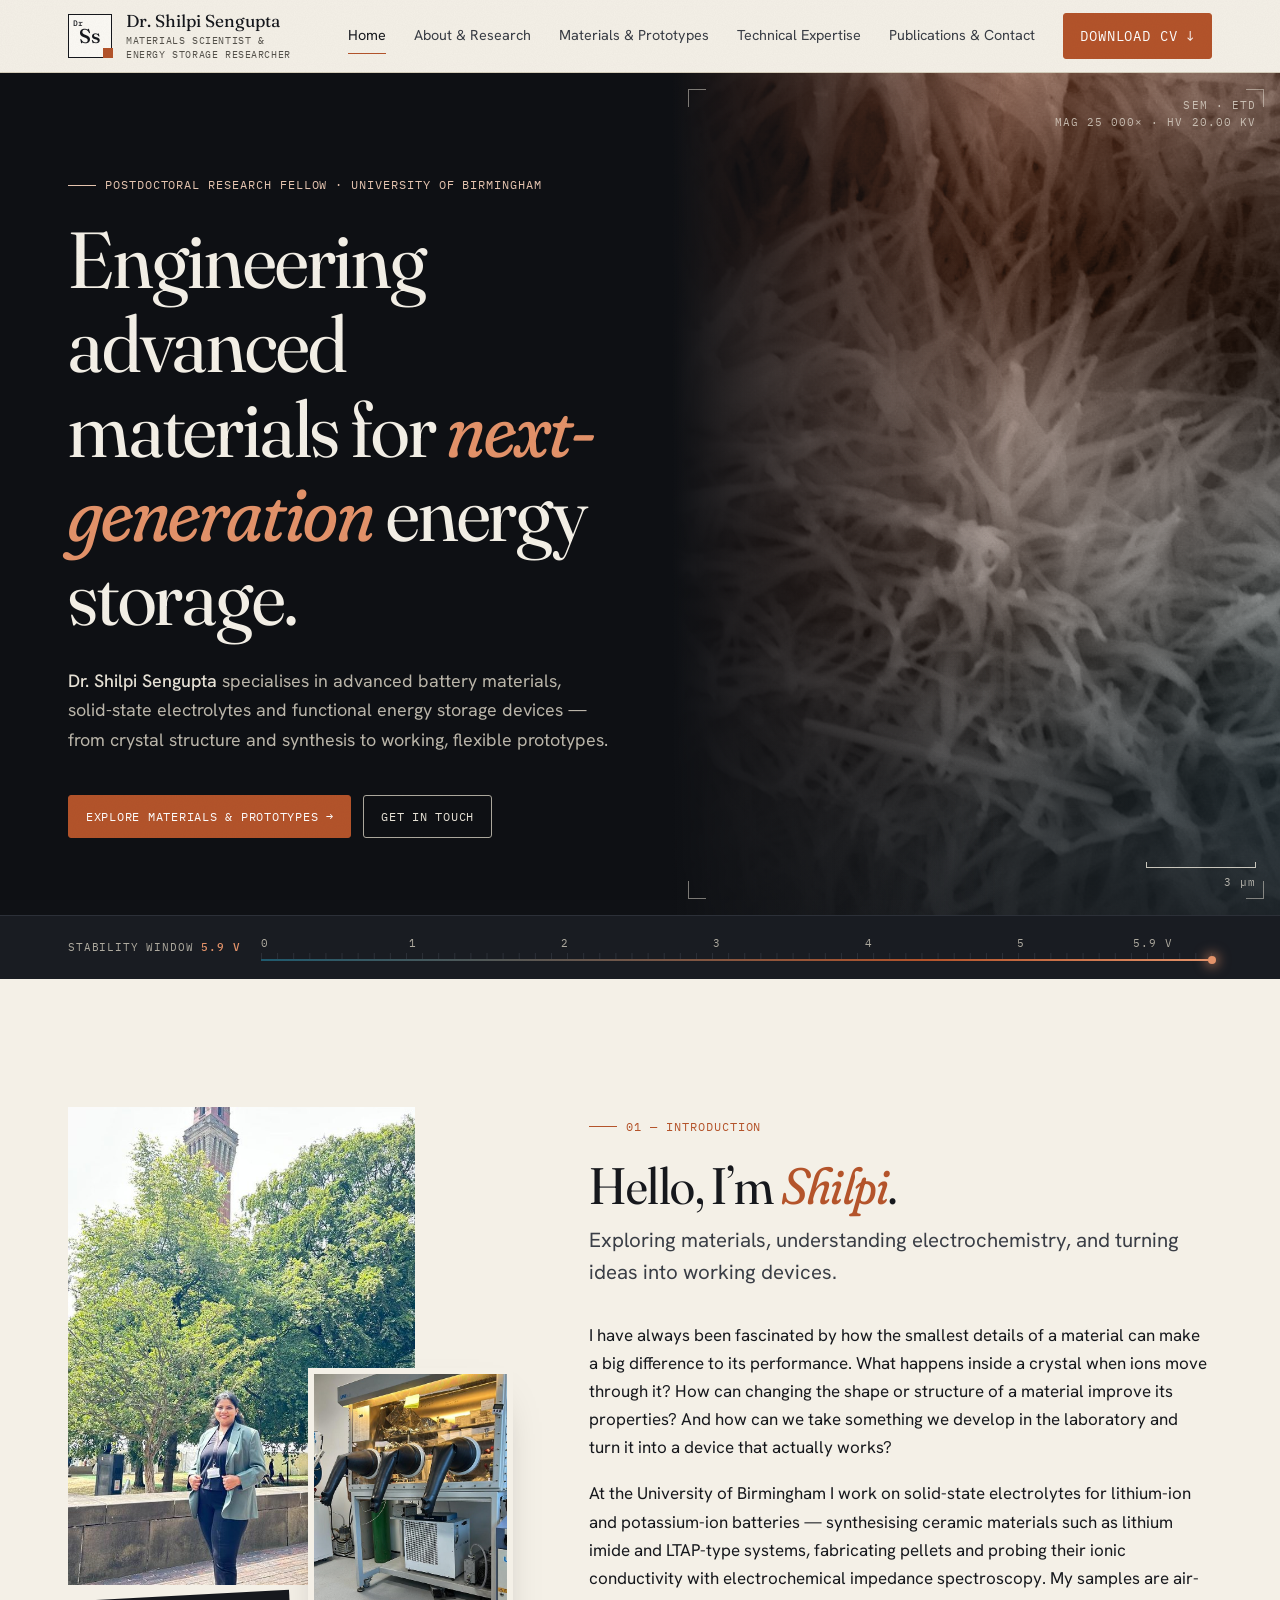
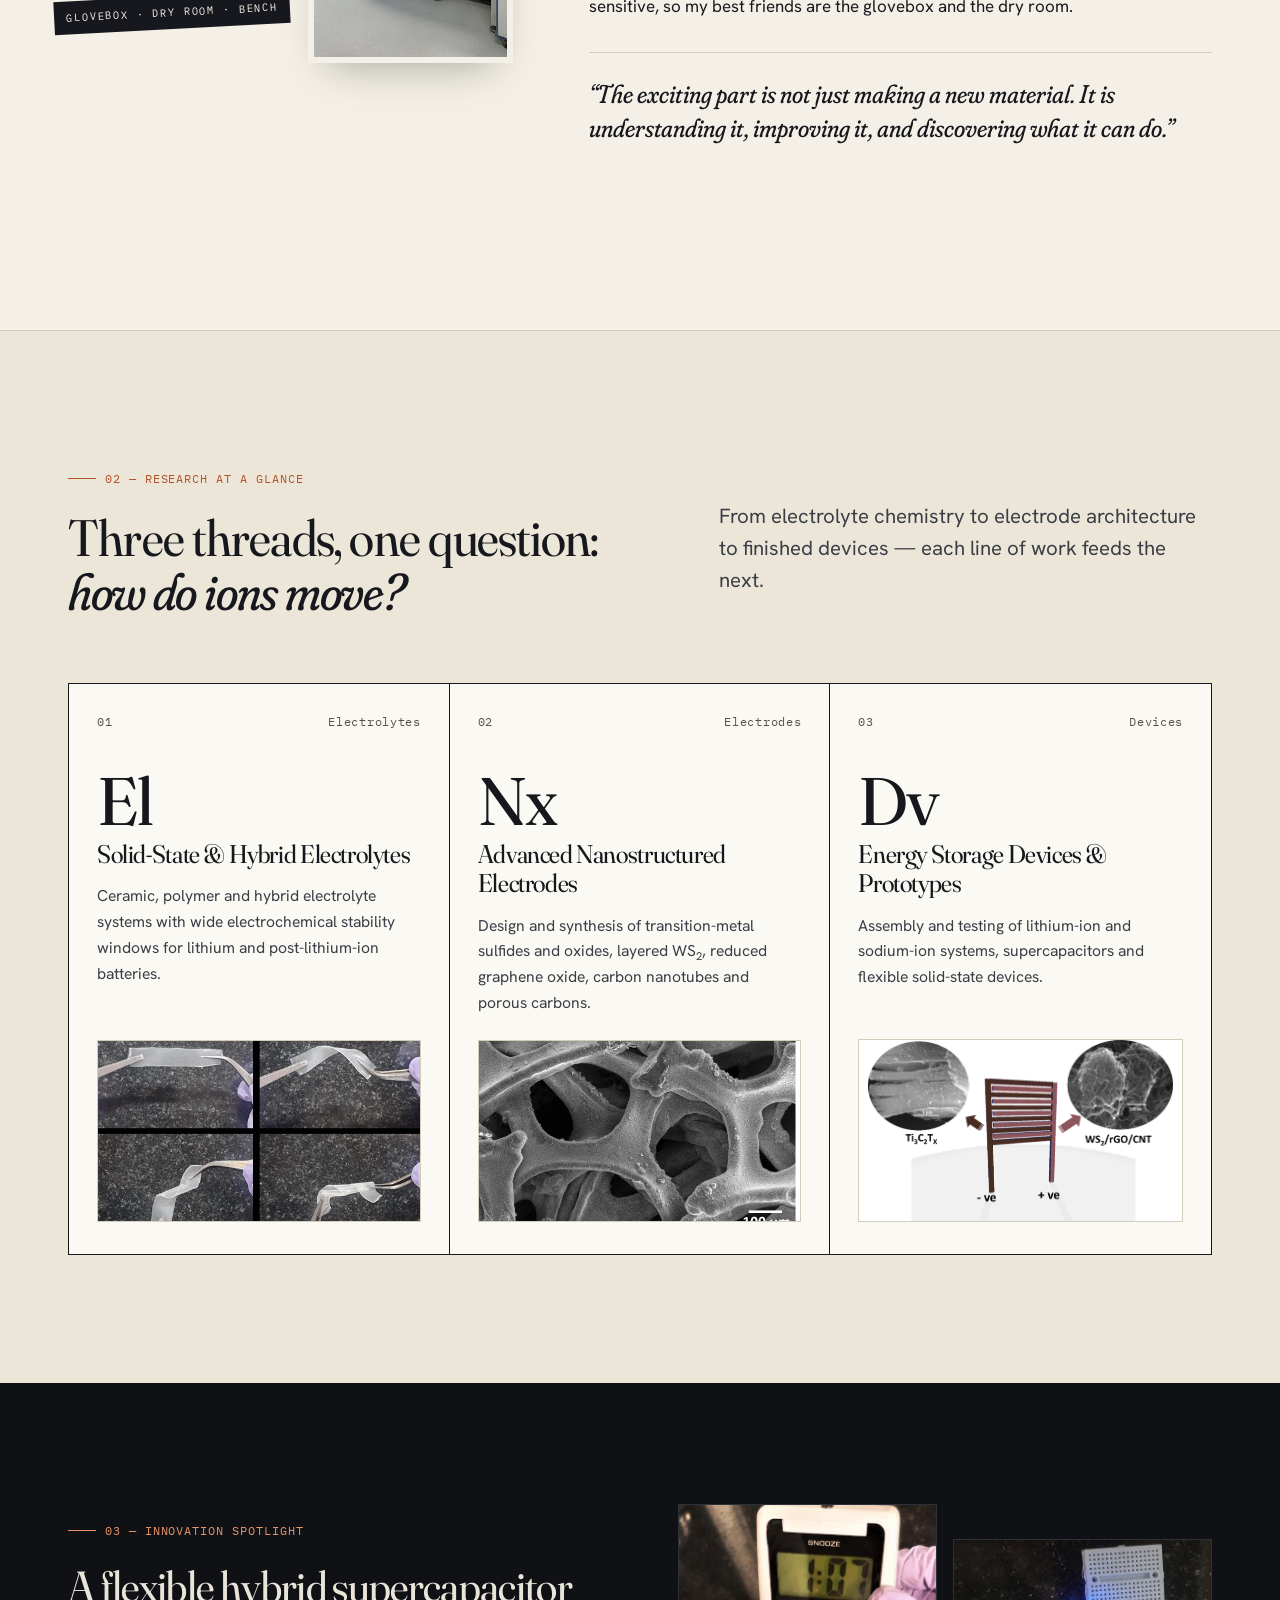
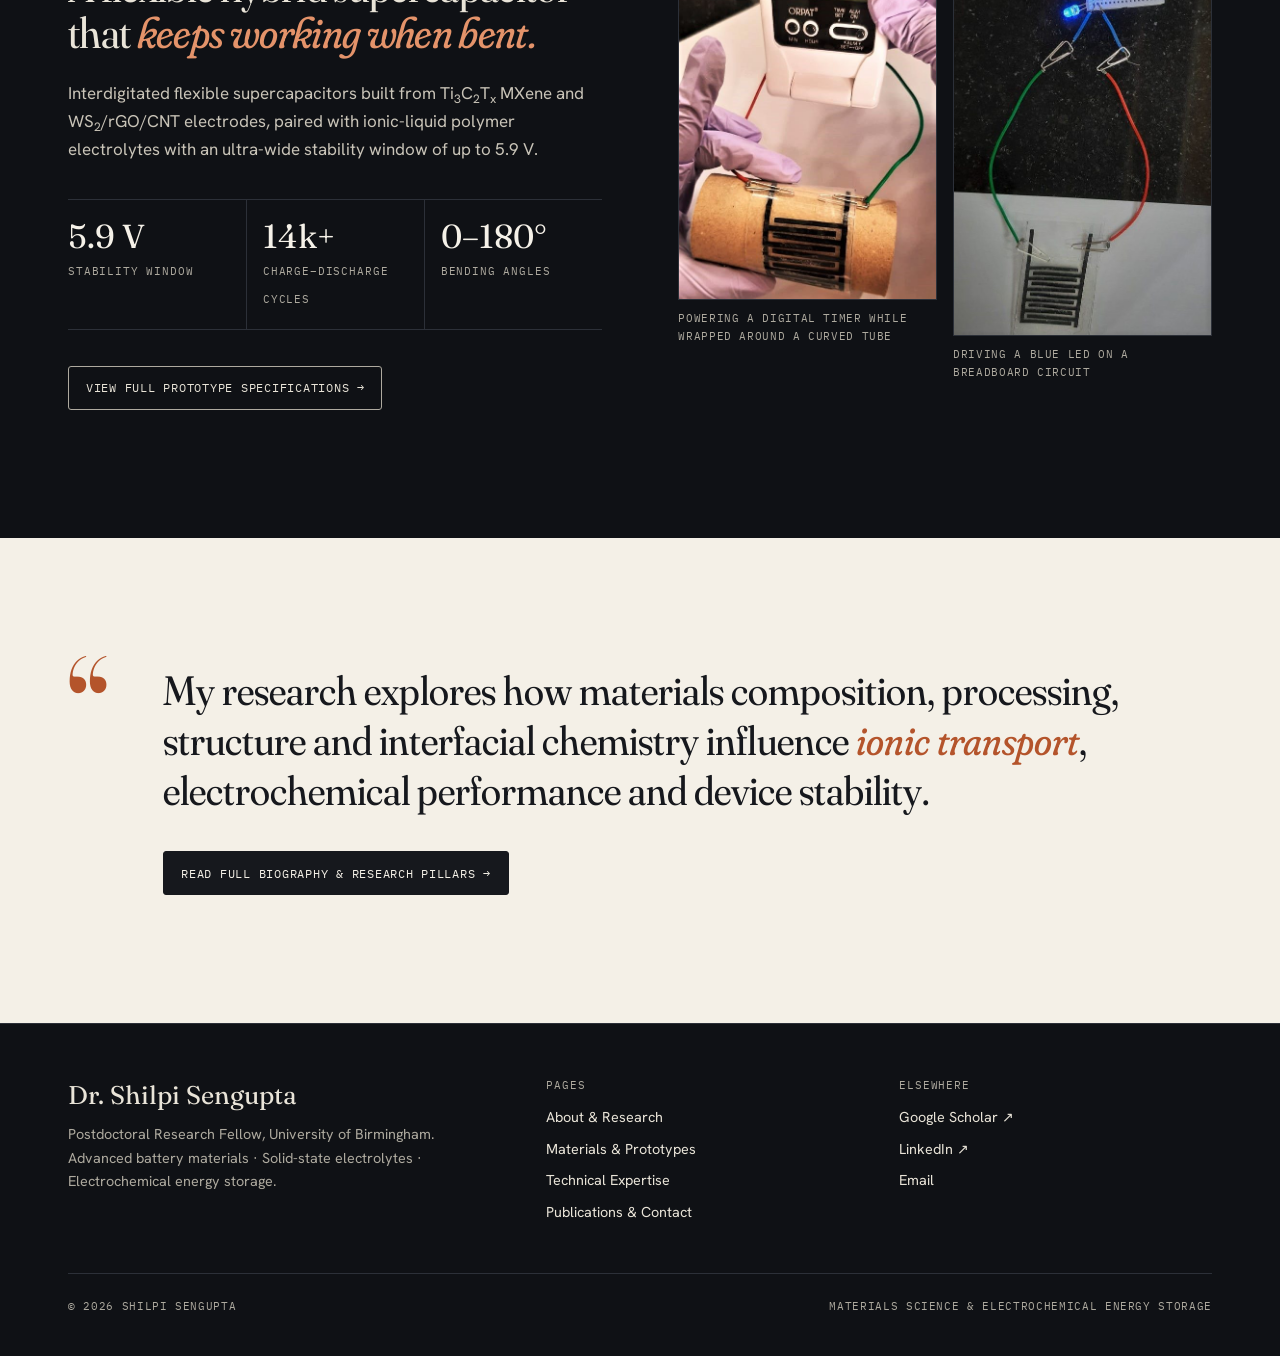
<file: index.html>
<!doctype html>
<html lang="en" class="no-js">
<head>
  <meta charset="utf-8">
  <meta name="viewport" content="width=device-width, initial-scale=1">
  <title>Dr. Shilpi Sengupta — Advanced Materials for Energy Storage</title>
  <meta name="description" content="Dr. Shilpi Sengupta, Postdoctoral Research Fellow at the University of Birmingham: solid-state electrolytes, nanostructured electrodes and flexible energy storage devices.">
  <meta property="og:title" content="Dr. Shilpi Sengupta — Advanced Materials for Energy Storage">
  <meta property="og:description" content="Solid-state & hybrid electrolytes, nanostructured electrodes and flexible energy storage devices.">
  <meta property="og:image" content="assets/img/hero-sem-nanospikes.jpg">
  <meta name="theme-color" content="#0f1115">
  <link rel="icon" href="assets/img/favicon.svg" type="image/svg+xml">
  <link rel="preconnect" href="https://fonts.googleapis.com">
  <link rel="preconnect" href="https://fonts.gstatic.com" crossorigin>
  <link rel="stylesheet" href="https://fonts.googleapis.com/css2?family=Fraunces:ital,opsz,wght,SOFT@0,9..144,300..600,0..100;1,9..144,300..600,0..100&family=Hanken+Grotesk:wght@400;500;600&family=IBM+Plex+Mono:wght@400;500&display=swap">
  <link rel="stylesheet" href="assets/css/style.css">
</head>
<body>
<a class="skip" href="#main">Skip to content</a>

<header class="site-header">
  <div class="wrap">
    <a class="brand" href="index.html" aria-label="Dr. Shilpi Sengupta — home">
      <span class="brand-tile" aria-hidden="true">Ss</span>
      <span class="brand-text">
        <span class="brand-name">Dr. Shilpi Sengupta</span>
        <span class="brand-role">Materials Scientist &amp;<br>Energy Storage Researcher</span>
      </span>
    </a>
    <button class="nav-toggle" type="button" aria-label="Menu" aria-expanded="false" aria-controls="nav"><span></span></button>
    <nav class="nav" id="nav" aria-label="Main">
      <a href="index.html" aria-current="page">Home</a>
      <a href="research.html">About &amp; Research</a>
      <a href="materials.html">Materials &amp; Prototypes</a>
      <a href="expertise.html">Technical Expertise</a>
      <a href="contact.html">Publications &amp; Contact</a>
      <a class="btn btn--copper" href="assets/docs/CV_Shilpi_Sengupta.pdf" download>Download CV <span class="arr">↓</span></a>
    </nav>
  </div>
</header>

<main id="main">

  <!-- HERO -->
  <section class="hero on-dark">
    <div class="hero-grid">
      <div class="hero-copy load">
        <span class="eyebrow">Postdoctoral Research Fellow · University of Birmingham</span>
        <h1>Engineering advanced materials for <em>next-generation</em> energy storage.</h1>
        <p class="hero-sub"><strong>Dr. Shilpi Sengupta</strong> specialises in advanced battery materials, solid-state electrolytes and functional energy storage devices — from crystal structure and synthesis to working, flexible prototypes.</p>
        <div class="hero-actions">
          <a class="btn btn--copper" href="materials.html">Explore Materials &amp; Prototypes <span class="arr">→</span></a>
          <a class="btn btn--ghost" href="contact.html#contact">Get in Touch</a>
        </div>
      </div>
      <div class="hero-visual" aria-hidden="true">
        <img src="assets/img/hero-sem-nanospikes.jpg" alt="" width="1536" height="1011" fetchpriority="high">
        <span class="crosshair c1"></span><span class="crosshair c2"></span><span class="crosshair c3"></span><span class="crosshair c4"></span>
        <div class="hud hud--tl">SEM · ETD<br>Mag 25 000× · HV 20.00 kV</div>
        <div class="hud hud--br"><span class="scalebar"></span><span class="unit">3 µm</span></div>
      </div>
    </div>
  </section>
  <div class="vruler" aria-label="Electrochemical stability window up to 5.9 volts">
    <div class="wrap">
      <span class="vruler-label">Stability window <b>5.9 V</b></span>
      <div class="vruler-track" aria-hidden="true">
        <div class="vruler-ticks"></div>
        <div class="vruler-major"><span>0</span><span>1</span><span>2</span><span>3</span><span>4</span><span>5</span><span>5.9 V</span></div>
        <div class="vruler-fill"></div>
      </div>
    </div>
  </div>

  <!-- HELLO -->
  <section class="section">
    <div class="wrap hello">
      <div class="hello-photos reveal">
        <figure class="p1"><img src="assets/img/portrait-birmingham.jpg" alt="Shilpi Sengupta at the University of Birmingham, with the Old Joe clock tower behind" loading="lazy" width="619" height="1100"></figure>
        <figure class="p2"><img src="assets/img/lab-glovebox.jpg" alt="An MBraun argon glovebox in the laboratory" loading="lazy" width="619" height="1100"></figure>
        <span class="stamp">Glovebox · dry room · bench</span>
      </div>
      <div class="hello-copy">
        <span class="eyebrow reveal">01 — Introduction</span>
        <h2 class="reveal">Hello, I’m <em>Shilpi</em>.</h2>
        <p class="lede reveal">Exploring materials, understanding electrochemistry, and turning ideas into working devices.</p>
        <div class="reveal">
          <p>I have always been fascinated by how the smallest details of a material can make a big difference to its performance. What happens inside a crystal when ions move through it? How can changing the shape or structure of a material improve its properties? And how can we take something we develop in the laboratory and turn it into a device that actually works?</p>
          <p>At the University of Birmingham I work on solid-state electrolytes for lithium-ion and potassium-ion batteries — synthesising ceramic materials such as lithium imide and LTAP-type systems, fabricating pellets and probing their ionic conductivity with electrochemical impedance spectroscopy. My samples are air-sensitive, so my best friends are the glovebox and the dry room.</p>
        </div>
        <p class="closing reveal">“The exciting part is not just making a new material. It is understanding it, improving it, and discovering what it can do.”</p>
        <a class="link-arrow reveal" href="research.html">Read the full story →</a>
      </div>
    </div>
  </section>

  <!-- RESEARCH AT A GLANCE -->
  <section class="section section--alt rule-top">
    <div class="wrap">
      <div class="section-head section-head--split">
        <div>
          <span class="eyebrow reveal">02 — Research at a glance</span>
          <h2 class="reveal">Three threads, one question: <em>how do ions move?</em></h2>
        </div>
        <p class="lede reveal">From electrolyte chemistry to electrode architecture to finished devices — each line of work feeds the next.</p>
      </div>
      <div class="cards">
        <a class="card reveal" href="research.html#pillars">
          <div class="card-top"><span>01</span><span>Electrolytes</span></div>
          <div class="card-symbol">El</div>
          <h3>Solid-State &amp; Hybrid Electrolytes</h3>
          <p>Ceramic, polymer and hybrid electrolyte systems with wide electrochemical stability windows for lithium and post-lithium-ion batteries.</p>
          <div class="card-visual"><img src="assets/img/membrane-twist.jpg" alt="A flexible polymer electrolyte membrane being twisted with tweezers" loading="lazy"></div>
        </a>
        <a class="card reveal" data-d="1" href="materials.html#synthesis">
          <div class="card-top"><span>02</span><span>Electrodes</span></div>
          <div class="card-symbol">Nx</div>
          <h3>Advanced Nanostructured Electrodes</h3>
          <p>Design and synthesis of transition-metal sulfides and oxides, layered WS<sub>2</sub>, reduced graphene oxide, carbon nanotubes and porous carbons.</p>
          <div class="card-visual"><img src="assets/img/sem-porous-foam.jpg" alt="SEM micrograph of a porous three-dimensional network, 100 µm scale bar" loading="lazy"></div>
        </a>
        <a class="card reveal" data-d="2" href="materials.html#prototype">
          <div class="card-top"><span>03</span><span>Devices</span></div>
          <div class="card-symbol">Dv</div>
          <h3>Energy Storage Devices &amp; Prototypes</h3>
          <p>Assembly and testing of lithium-ion and sodium-ion systems, supercapacitors and flexible solid-state devices.</p>
          <div class="card-visual"><img src="assets/img/device-architecture.png" alt="Schematic of an interdigitated flexible supercapacitor with Ti3C2Tx and WS2/rGO/CNT electrodes" loading="lazy" style="object-fit:contain"></div>
        </a>
      </div>
    </div>
  </section>

  <!-- SPOTLIGHT -->
  <section class="section section--dark on-dark">
    <div class="wrap spotlight">
      <div>
        <span class="eyebrow reveal" style="color:#e4936a">03 — Innovation spotlight</span>
        <h2 class="reveal">A flexible hybrid supercapacitor that <em>keeps working when bent.</em></h2>
        <p class="reveal">Interdigitated flexible supercapacitors built from Ti<sub>3</sub>C<sub>2</sub>T<sub>x</sub> MXene and WS<sub>2</sub>/rGO/CNT electrodes, paired with ionic-liquid polymer electrolytes with an ultra-wide stability window of up to 5.9 V.</p>
        <div class="spot-stats reveal">
          <div><b>5.9 V</b><span>Stability window</span></div>
          <div><b>14k+</b><span>Charge–discharge cycles</span></div>
          <div><b>0–180°</b><span>Bending angles</span></div>
        </div>
        <a class="btn btn--ghost reveal" href="materials.html#prototype">View full prototype specifications <span class="arr">→</span></a>
      </div>
      <div class="spot-photos">
        <figure class="reveal">
          <img class="zoomable" src="assets/img/demo-timer-curved.jpg" alt="The flexible device wrapped around a cardboard tube powering a digital timer" loading="lazy" width="533" height="867">
          <figcaption>Powering a digital timer while wrapped around a curved tube</figcaption>
        </figure>
        <figure class="reveal" data-d="1">
          <img class="zoomable" src="assets/img/demo-blue-led.jpg" alt="The flexible device lighting a blue LED on a breadboard" loading="lazy" width="533" height="830">
          <figcaption>Driving a blue LED on a breadboard circuit</figcaption>
        </figure>
      </div>
    </div>
  </section>

  <!-- BIO TEASER -->
  <section class="section">
    <div class="wrap quote-block">
      <span class="quote-mark reveal" aria-hidden="true">“</span>
      <div>
        <blockquote class="reveal">My research explores how materials composition, processing, structure and interfacial chemistry influence <em>ionic transport</em>, electrochemical performance and device stability.</blockquote>
        <a class="btn reveal" href="research.html">Read full biography &amp; research pillars <span class="arr">→</span></a>
      </div>
    </div>
  </section>

</main>

<footer class="site-footer">
  <div class="wrap">
    <div class="footer-grid">
      <div>
        <div class="footer-brand">Dr. Shilpi Sengupta</div>
        <p>Postdoctoral Research Fellow, University of Birmingham.<br>Advanced battery materials · Solid-state electrolytes · Electrochemical energy storage.</p>
      </div>
      <div>
        <h4>Pages</h4>
        <ul>
          <li><a href="research.html">About &amp; Research</a></li>
          <li><a href="materials.html">Materials &amp; Prototypes</a></li>
          <li><a href="expertise.html">Technical Expertise</a></li>
          <li><a href="contact.html">Publications &amp; Contact</a></li>
        </ul>
      </div>
      <div>
        <h4>Elsewhere</h4>
        <ul>
          <li><a href="https://scholar.google.com/citations?user=WbN7ubYAAAAJ&amp;hl=en" target="_blank" rel="noopener">Google Scholar ↗</a></li>
          <li><a href="https://www.linkedin.com/in/dr-shilpi-sengupta-04b08aa7" target="_blank" rel="noopener">LinkedIn ↗</a></li>
          <li><a href="mailto:sengupta.shilpi081@gmail.com">Email</a></li>
        </ul>
      </div>
    </div>
    <div class="footer-base"><span>© <span id="year">2026</span> Shilpi Sengupta</span><span>Materials Science &amp; Electrochemical Energy Storage</span></div>
  </div>
</footer>

<script src="assets/js/main.js"></script>
</body>
</html>
</file>
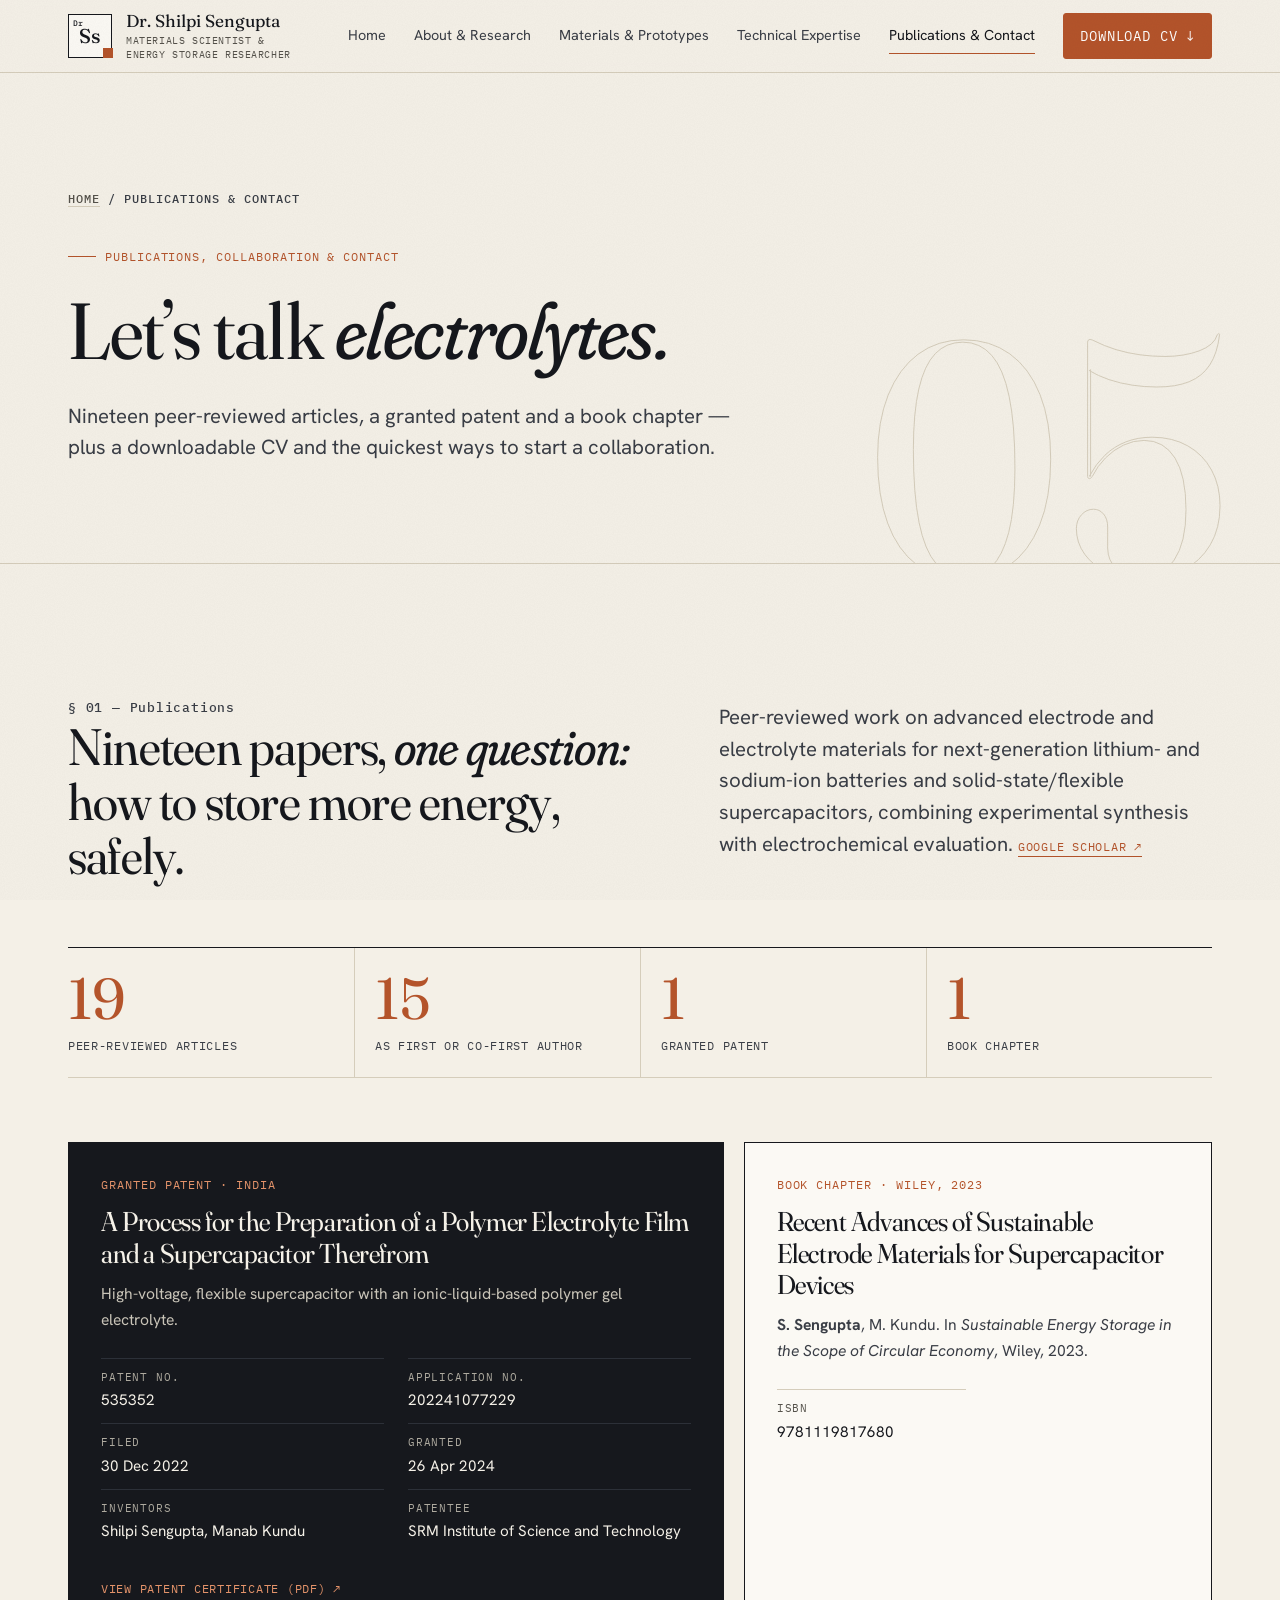
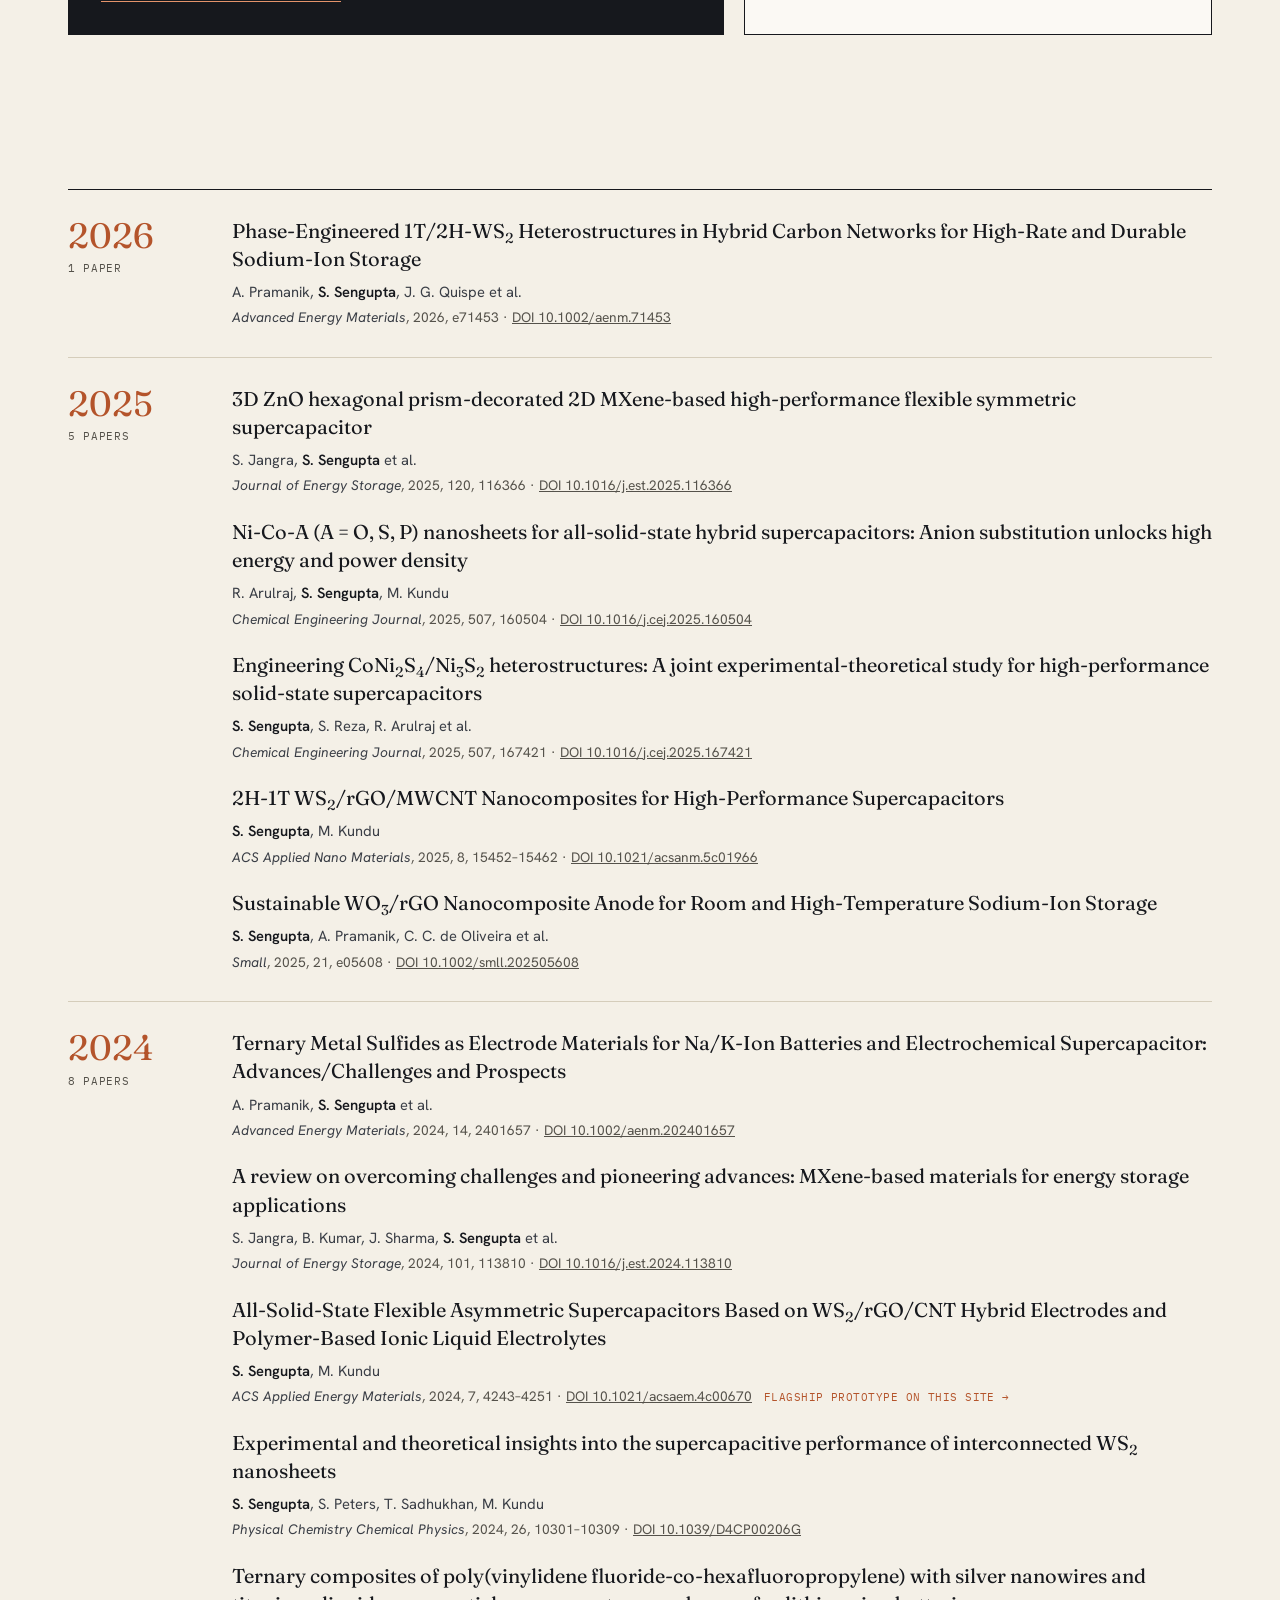
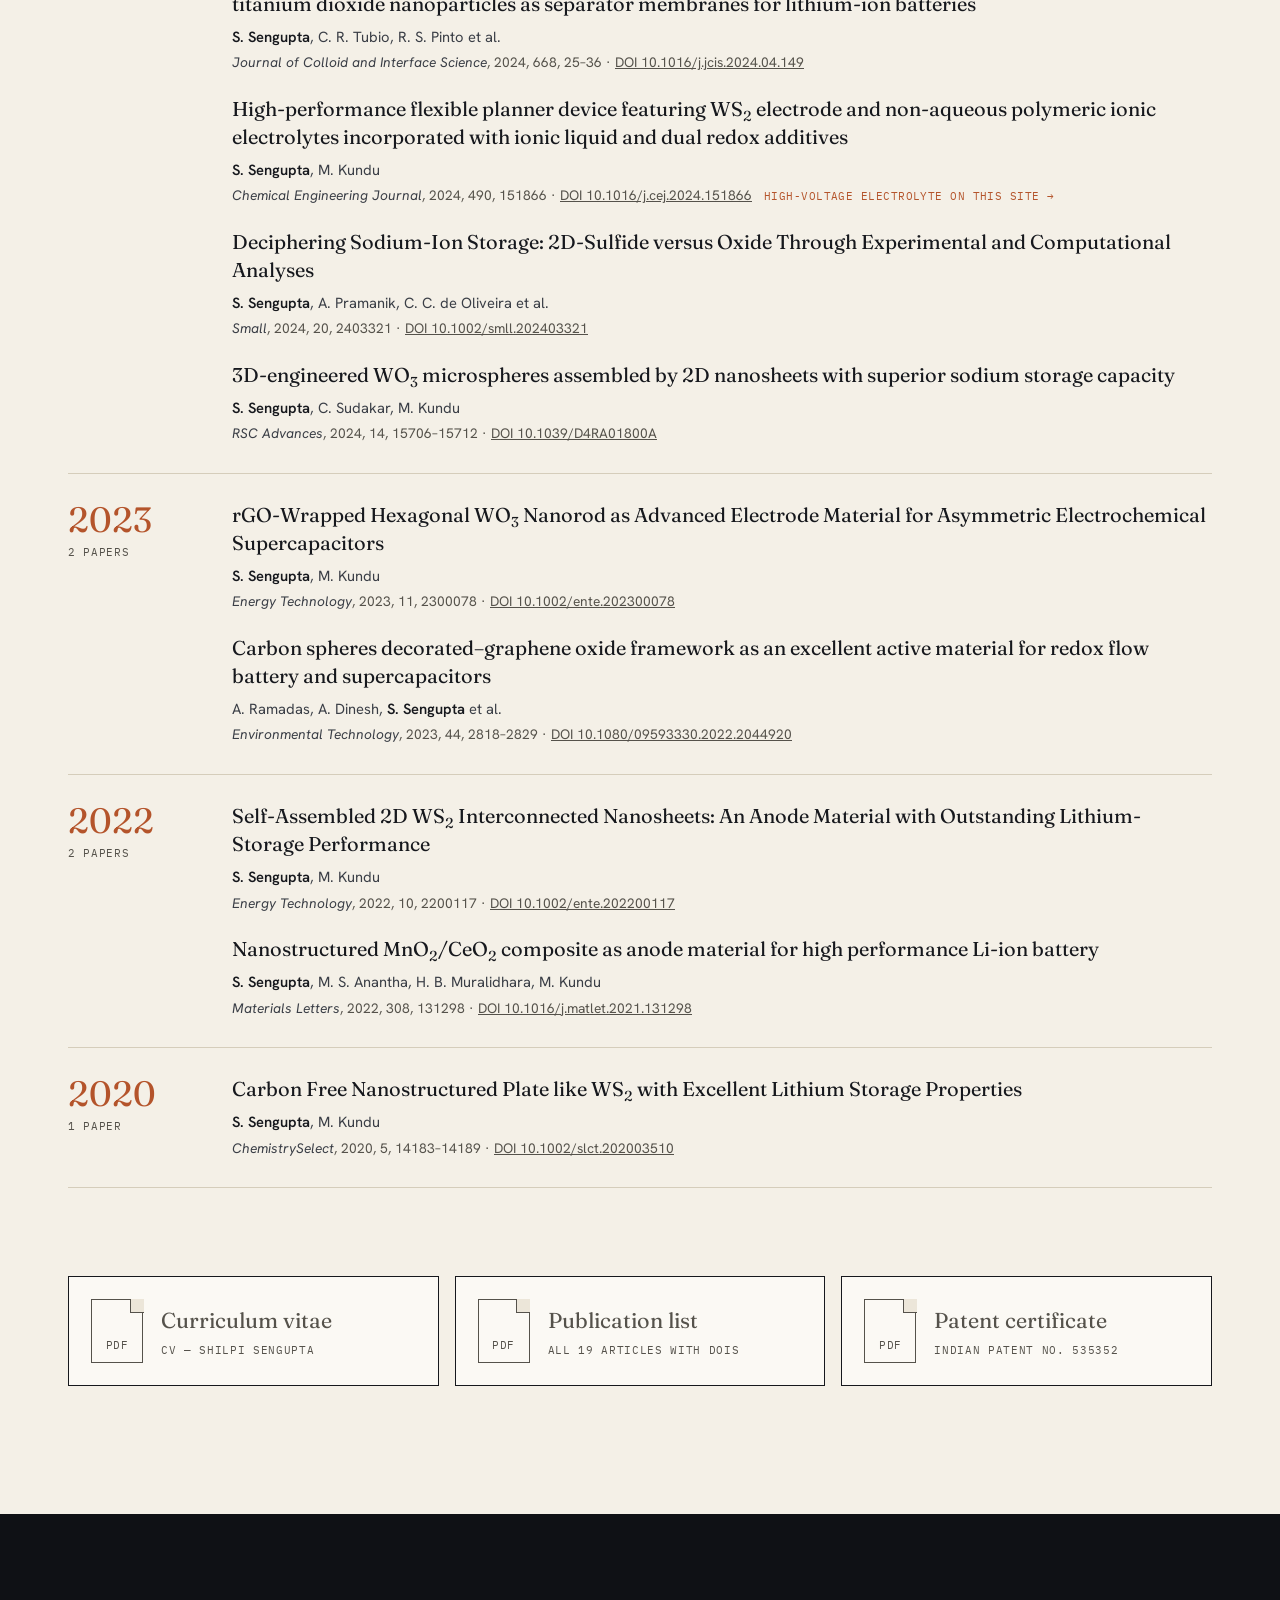
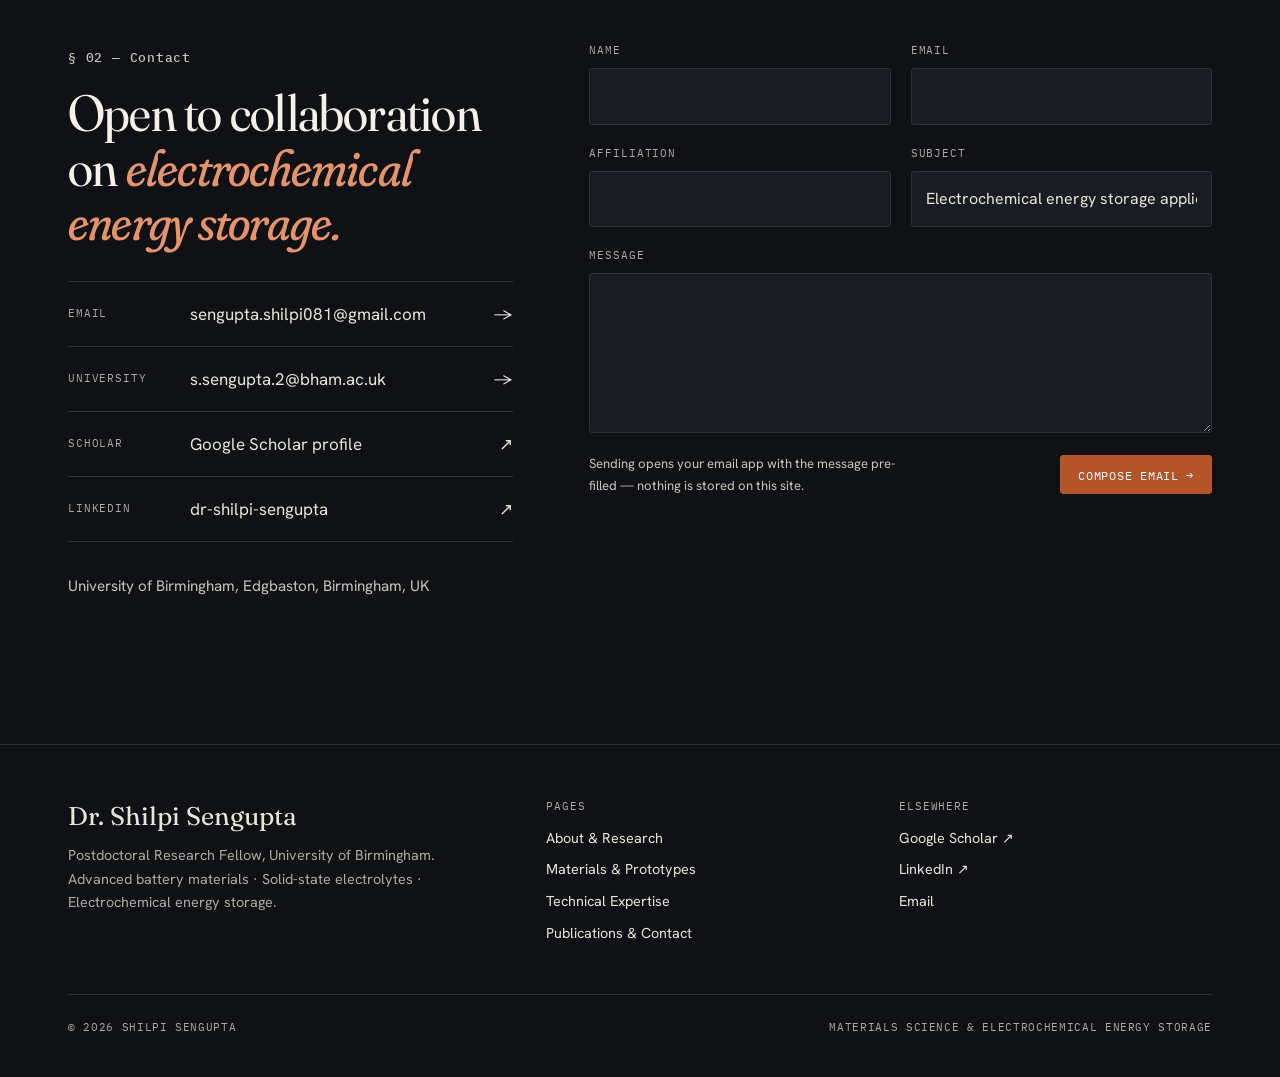
<file: contact.html>
<!doctype html>
<html lang="en" class="no-js">
<head>
  <meta charset="utf-8">
  <meta name="viewport" content="width=device-width, initial-scale=1">
  <title>Publications &amp; Contact — Dr. Shilpi Sengupta</title>
  <meta name="description" content="Selected publications, patent, CV download and contact details for Dr. Shilpi Sengupta.">
  <meta property="og:title" content="Publications &amp; Contact — Dr. Shilpi Sengupta">
  <meta property="og:description" content="Selected publications, patent, CV download and contact details for Dr. Shilpi Sengupta.">
  <meta property="og:image" content="assets/img/hero-sem-nanospikes.jpg">
  <meta name="theme-color" content="#0f1115">
  <link rel="icon" href="assets/img/favicon.svg" type="image/svg+xml">
  <link rel="preconnect" href="https://fonts.googleapis.com">
  <link rel="preconnect" href="https://fonts.gstatic.com" crossorigin>
  <link rel="stylesheet" href="https://fonts.googleapis.com/css2?family=Fraunces:ital,opsz,wght,SOFT@0,9..144,300..600,0..100;1,9..144,300..600,0..100&family=Hanken+Grotesk:wght@400;500;600&family=IBM+Plex+Mono:wght@400;500&display=swap">
  <link rel="stylesheet" href="assets/css/style.css">
</head>
<body>
<a class="skip" href="#main">Skip to content</a>

<header class="site-header">
  <div class="wrap">
    <a class="brand" href="index.html" aria-label="Dr. Shilpi Sengupta — home">
      <span class="brand-tile" aria-hidden="true">Ss</span>
      <span class="brand-text">
        <span class="brand-name">Dr. Shilpi Sengupta</span>
        <span class="brand-role">Materials Scientist &amp;<br>Energy Storage Researcher</span>
      </span>
    </a>
    <button class="nav-toggle" type="button" aria-label="Menu" aria-expanded="false" aria-controls="nav"><span></span></button>
    <nav class="nav" id="nav" aria-label="Main">
      <a href="index.html">Home</a>
      <a href="research.html">About &amp; Research</a>
      <a href="materials.html">Materials &amp; Prototypes</a>
      <a href="expertise.html">Technical Expertise</a>
      <a href="contact.html" aria-current="page">Publications &amp; Contact</a>
      <a class="btn btn--copper" href="assets/docs/CV_Shilpi_Sengupta.pdf" download>Download CV <span class="arr">↓</span></a>
    </nav>
  </div>
</header>

<main id="main">

  <section class="page-hero">
    <span class="page-hero-index" aria-hidden="true">05</span>
    <div class="wrap load">
      <div class="crumbs"><a href="index.html">Home</a> / Publications &amp; Contact</div>
      <span class="eyebrow">Publications, collaboration &amp; contact</span>
      <h1>Let’s talk <em>electrolytes.</em></h1>
      <p class="lede">Nineteen peer-reviewed articles, a granted patent and a book chapter — plus a downloadable CV and the quickest ways to start a collaboration.</p>
    </div>
  </section>

  <section class="section" id="publications">
    <div class="wrap">
      <div class="section-head section-head--split">
        <div>
          <span class="sec-num reveal">§ 01 — Publications</span>
          <h2 class="reveal">Nineteen papers, <em>one question:</em> how to store more energy, safely.</h2>
        </div>
        <p class="lede reveal">Peer-reviewed work on advanced electrode and electrolyte materials for next-generation lithium- and sodium-ion batteries and solid-state/flexible supercapacitors, combining experimental synthesis with electrochemical evaluation. <a class="link-arrow" href="https://scholar.google.com/citations?user=WbN7ubYAAAAJ&amp;hl=en" target="_blank" rel="noopener">Google Scholar ↗</a></p>
      </div>

      <div class="pub-stats reveal">
        <div><b>19</b><span>Peer-reviewed articles</span></div>
        <div><b>15</b><span>As first or co-first author</span></div>
        <div><b>1</b><span>Granted patent</span></div>
        <div><b>1</b><span>Book chapter</span></div>
      </div>

      <div class="output-cards">
        <article class="output-card output-card--patent reveal" id="patent">
          <span class="kicker">Granted patent · India</span>
          <h3>A Process for the Preparation of a Polymer Electrolyte Film and a Supercapacitor Therefrom</h3>
          <p>High-voltage, flexible supercapacitor with an ionic-liquid-based polymer gel electrolyte.</p>
          <dl class="facts">
            <div><dt>Patent No.</dt><dd>535352</dd></div>
            <div><dt>Application No.</dt><dd>202241077229</dd></div>
            <div><dt>Filed</dt><dd>30 Dec 2022</dd></div>
            <div><dt>Granted</dt><dd>26 Apr 2024</dd></div>
            <div><dt>Inventors</dt><dd>Shilpi Sengupta, Manab Kundu</dd></div>
            <div><dt>Patentee</dt><dd>SRM Institute of Science and Technology</dd></div>
          </dl>
          <a class="link-arrow" href="assets/docs/Patent_Shilpi_Sengupta.pdf" target="_blank" rel="noopener">View patent certificate (PDF) ↗</a>
        </article>
        <article class="output-card reveal" data-d="1">
          <span class="kicker">Book chapter · Wiley, 2023</span>
          <h3>Recent Advances of Sustainable Electrode Materials for Supercapacitor Devices</h3>
          <p><b>S. Sengupta</b>, M. Kundu. In <i>Sustainable Energy Storage in the Scope of Circular Economy</i>, Wiley, 2023.</p>
          <dl class="facts"><div><dt>ISBN</dt><dd>9781119817680</dd></div></dl>
        </article>
      </div>

      <h3 class="pubs-title reveal">Journal articles</h3>
      <div class="pub-years">
        <div class="pub-year-group">
          <div class="pub-year-label"><span class="pub-year">2026</span><span class="pub-count">1 paper</span></div>
          <ol class="pub-list">
            <li class="pub-item reveal">
              <a class="pub-title" href="https://doi.org/10.1002/aenm.71453" target="_blank" rel="noopener">Phase-Engineered 1T/2H-WS<sub>2</sub> Heterostructures in Hybrid Carbon Networks for High-Rate and Durable Sodium-Ion Storage</a>
              <p class="pub-authors">A. Pramanik, <b>S. Sengupta</b>, J. G. Quispe et al.</p>
              <p class="pub-venue"><i>Advanced Energy Materials</i>, 2026, e71453 · <a href="https://doi.org/10.1002/aenm.71453" target="_blank" rel="noopener">DOI 10.1002/aenm.71453</a></p>
            </li>
          </ol>
        </div>
        <div class="pub-year-group">
          <div class="pub-year-label"><span class="pub-year">2025</span><span class="pub-count">5 papers</span></div>
          <ol class="pub-list">
            <li class="pub-item reveal">
              <a class="pub-title" href="https://doi.org/10.1016/j.est.2025.116366" target="_blank" rel="noopener">3D ZnO hexagonal prism-decorated 2D MXene-based high-performance flexible symmetric supercapacitor</a>
              <p class="pub-authors">S. Jangra, <b>S. Sengupta</b> et al.</p>
              <p class="pub-venue"><i>Journal of Energy Storage</i>, 2025, 120, 116366 · <a href="https://doi.org/10.1016/j.est.2025.116366" target="_blank" rel="noopener">DOI 10.1016/j.est.2025.116366</a></p>
            </li>
            <li class="pub-item reveal">
              <a class="pub-title" href="https://doi.org/10.1016/j.cej.2025.160504" target="_blank" rel="noopener">Ni-Co-A (A = O, S, P) nanosheets for all-solid-state hybrid supercapacitors: Anion substitution unlocks high energy and power density</a>
              <p class="pub-authors">R. Arulraj, <b>S. Sengupta</b>, M. Kundu</p>
              <p class="pub-venue"><i>Chemical Engineering Journal</i>, 2025, 507, 160504 · <a href="https://doi.org/10.1016/j.cej.2025.160504" target="_blank" rel="noopener">DOI 10.1016/j.cej.2025.160504</a></p>
            </li>
            <li class="pub-item reveal">
              <a class="pub-title" href="https://doi.org/10.1016/j.cej.2025.167421" target="_blank" rel="noopener">Engineering CoNi<sub>2</sub>S<sub>4</sub>/Ni<sub>3</sub>S<sub>2</sub> heterostructures: A joint experimental-theoretical study for high-performance solid-state supercapacitors</a>
              <p class="pub-authors"><b>S. Sengupta</b>, S. Reza, R. Arulraj et al.</p>
              <p class="pub-venue"><i>Chemical Engineering Journal</i>, 2025, 507, 167421 · <a href="https://doi.org/10.1016/j.cej.2025.167421" target="_blank" rel="noopener">DOI 10.1016/j.cej.2025.167421</a></p>
            </li>
            <li class="pub-item reveal">
              <a class="pub-title" href="https://doi.org/10.1021/acsanm.5c01966" target="_blank" rel="noopener">2H-1T WS<sub>2</sub>/rGO/MWCNT Nanocomposites for High-Performance Supercapacitors</a>
              <p class="pub-authors"><b>S. Sengupta</b>, M. Kundu</p>
              <p class="pub-venue"><i>ACS Applied Nano Materials</i>, 2025, 8, 15452–15462 · <a href="https://doi.org/10.1021/acsanm.5c01966" target="_blank" rel="noopener">DOI 10.1021/acsanm.5c01966</a></p>
            </li>
            <li class="pub-item reveal">
              <a class="pub-title" href="https://doi.org/10.1002/smll.202505608" target="_blank" rel="noopener">Sustainable WO<sub>3</sub>/rGO Nanocomposite Anode for Room and High-Temperature Sodium-Ion Storage</a>
              <p class="pub-authors"><b>S. Sengupta</b>, A. Pramanik, C. C. de Oliveira et al.</p>
              <p class="pub-venue"><i>Small</i>, 2025, 21, e05608 · <a href="https://doi.org/10.1002/smll.202505608" target="_blank" rel="noopener">DOI 10.1002/smll.202505608</a></p>
            </li>
          </ol>
        </div>
        <div class="pub-year-group">
          <div class="pub-year-label"><span class="pub-year">2024</span><span class="pub-count">8 papers</span></div>
          <ol class="pub-list">
            <li class="pub-item reveal">
              <a class="pub-title" href="https://doi.org/10.1002/aenm.202401657" target="_blank" rel="noopener">Ternary Metal Sulfides as Electrode Materials for Na/K-Ion Batteries and Electrochemical Supercapacitor: Advances/Challenges and Prospects</a>
              <p class="pub-authors">A. Pramanik, <b>S. Sengupta</b> et al.</p>
              <p class="pub-venue"><i>Advanced Energy Materials</i>, 2024, 14, 2401657 · <a href="https://doi.org/10.1002/aenm.202401657" target="_blank" rel="noopener">DOI 10.1002/aenm.202401657</a></p>
            </li>
            <li class="pub-item reveal">
              <a class="pub-title" href="https://doi.org/10.1016/j.est.2024.113810" target="_blank" rel="noopener">A review on overcoming challenges and pioneering advances: MXene-based materials for energy storage applications</a>
              <p class="pub-authors">S. Jangra, B. Kumar, J. Sharma, <b>S. Sengupta</b> et al.</p>
              <p class="pub-venue"><i>Journal of Energy Storage</i>, 2024, 101, 113810 · <a href="https://doi.org/10.1016/j.est.2024.113810" target="_blank" rel="noopener">DOI 10.1016/j.est.2024.113810</a></p>
            </li>
            <li class="pub-item reveal">
              <a class="pub-title" href="https://doi.org/10.1021/acsaem.4c00670" target="_blank" rel="noopener">All-Solid-State Flexible Asymmetric Supercapacitors Based on WS<sub>2</sub>/rGO/CNT Hybrid Electrodes and Polymer-Based Ionic Liquid Electrolytes</a>
              <p class="pub-authors"><b>S. Sengupta</b>, M. Kundu</p>
              <p class="pub-venue"><i>ACS Applied Energy Materials</i>, 2024, 7, 4243–4251 · <a href="https://doi.org/10.1021/acsaem.4c00670" target="_blank" rel="noopener">DOI 10.1021/acsaem.4c00670</a> <a class="pub-feature" href="materials.html#prototype">Flagship prototype on this site →</a></p>
            </li>
            <li class="pub-item reveal">
              <a class="pub-title" href="https://doi.org/10.1039/D4CP00206G" target="_blank" rel="noopener">Experimental and theoretical insights into the supercapacitive performance of interconnected WS<sub>2</sub> nanosheets</a>
              <p class="pub-authors"><b>S. Sengupta</b>, S. Peters, T. Sadhukhan, M. Kundu</p>
              <p class="pub-venue"><i>Physical Chemistry Chemical Physics</i>, 2024, 26, 10301–10309 · <a href="https://doi.org/10.1039/D4CP00206G" target="_blank" rel="noopener">DOI 10.1039/D4CP00206G</a></p>
            </li>
            <li class="pub-item reveal">
              <a class="pub-title" href="https://doi.org/10.1016/j.jcis.2024.04.149" target="_blank" rel="noopener">Ternary composites of poly(vinylidene fluoride-co-hexafluoropropylene) with silver nanowires and titanium dioxide nanoparticles as separator membranes for lithium-ion batteries</a>
              <p class="pub-authors"><b>S. Sengupta</b>, C. R. Tubio, R. S. Pinto et al.</p>
              <p class="pub-venue"><i>Journal of Colloid and Interface Science</i>, 2024, 668, 25–36 · <a href="https://doi.org/10.1016/j.jcis.2024.04.149" target="_blank" rel="noopener">DOI 10.1016/j.jcis.2024.04.149</a></p>
            </li>
            <li class="pub-item reveal">
              <a class="pub-title" href="https://doi.org/10.1016/j.cej.2024.151866" target="_blank" rel="noopener">High-performance flexible planner device featuring WS<sub>2</sub> electrode and non-aqueous polymeric ionic electrolytes incorporated with ionic liquid and dual redox additives</a>
              <p class="pub-authors"><b>S. Sengupta</b>, M. Kundu</p>
              <p class="pub-venue"><i>Chemical Engineering Journal</i>, 2024, 490, 151866 · <a href="https://doi.org/10.1016/j.cej.2024.151866" target="_blank" rel="noopener">DOI 10.1016/j.cej.2024.151866</a> <a class="pub-feature" href="materials.html#electrolyte">High-voltage electrolyte on this site →</a></p>
            </li>
            <li class="pub-item reveal">
              <a class="pub-title" href="https://doi.org/10.1002/smll.202403321" target="_blank" rel="noopener">Deciphering Sodium-Ion Storage: 2D-Sulfide versus Oxide Through Experimental and Computational Analyses</a>
              <p class="pub-authors"><b>S. Sengupta</b>, A. Pramanik, C. C. de Oliveira et al.</p>
              <p class="pub-venue"><i>Small</i>, 2024, 20, 2403321 · <a href="https://doi.org/10.1002/smll.202403321" target="_blank" rel="noopener">DOI 10.1002/smll.202403321</a></p>
            </li>
            <li class="pub-item reveal">
              <a class="pub-title" href="https://doi.org/10.1039/D4RA01800A" target="_blank" rel="noopener">3D-engineered WO<sub>3</sub> microspheres assembled by 2D nanosheets with superior sodium storage capacity</a>
              <p class="pub-authors"><b>S. Sengupta</b>, C. Sudakar, M. Kundu</p>
              <p class="pub-venue"><i>RSC Advances</i>, 2024, 14, 15706–15712 · <a href="https://doi.org/10.1039/D4RA01800A" target="_blank" rel="noopener">DOI 10.1039/D4RA01800A</a></p>
            </li>
          </ol>
        </div>
        <div class="pub-year-group">
          <div class="pub-year-label"><span class="pub-year">2023</span><span class="pub-count">2 papers</span></div>
          <ol class="pub-list">
            <li class="pub-item reveal">
              <a class="pub-title" href="https://doi.org/10.1002/ente.202300078" target="_blank" rel="noopener">rGO-Wrapped Hexagonal WO<sub>3</sub> Nanorod as Advanced Electrode Material for Asymmetric Electrochemical Supercapacitors</a>
              <p class="pub-authors"><b>S. Sengupta</b>, M. Kundu</p>
              <p class="pub-venue"><i>Energy Technology</i>, 2023, 11, 2300078 · <a href="https://doi.org/10.1002/ente.202300078" target="_blank" rel="noopener">DOI 10.1002/ente.202300078</a></p>
            </li>
            <li class="pub-item reveal">
              <a class="pub-title" href="https://doi.org/10.1080/09593330.2022.2044920" target="_blank" rel="noopener">Carbon spheres decorated–graphene oxide framework as an excellent active material for redox flow battery and supercapacitors</a>
              <p class="pub-authors">A. Ramadas, A. Dinesh, <b>S. Sengupta</b> et al.</p>
              <p class="pub-venue"><i>Environmental Technology</i>, 2023, 44, 2818–2829 · <a href="https://doi.org/10.1080/09593330.2022.2044920" target="_blank" rel="noopener">DOI 10.1080/09593330.2022.2044920</a></p>
            </li>
          </ol>
        </div>
        <div class="pub-year-group">
          <div class="pub-year-label"><span class="pub-year">2022</span><span class="pub-count">2 papers</span></div>
          <ol class="pub-list">
            <li class="pub-item reveal">
              <a class="pub-title" href="https://doi.org/10.1002/ente.202200117" target="_blank" rel="noopener">Self-Assembled 2D WS<sub>2</sub> Interconnected Nanosheets: An Anode Material with Outstanding Lithium-Storage Performance</a>
              <p class="pub-authors"><b>S. Sengupta</b>, M. Kundu</p>
              <p class="pub-venue"><i>Energy Technology</i>, 2022, 10, 2200117 · <a href="https://doi.org/10.1002/ente.202200117" target="_blank" rel="noopener">DOI 10.1002/ente.202200117</a></p>
            </li>
            <li class="pub-item reveal">
              <a class="pub-title" href="https://doi.org/10.1016/j.matlet.2021.131298" target="_blank" rel="noopener">Nanostructured MnO<sub>2</sub>/CeO<sub>2</sub> composite as anode material for high performance Li-ion battery</a>
              <p class="pub-authors"><b>S. Sengupta</b>, M. S. Anantha, H. B. Muralidhara, M. Kundu</p>
              <p class="pub-venue"><i>Materials Letters</i>, 2022, 308, 131298 · <a href="https://doi.org/10.1016/j.matlet.2021.131298" target="_blank" rel="noopener">DOI 10.1016/j.matlet.2021.131298</a></p>
            </li>
          </ol>
        </div>
        <div class="pub-year-group">
          <div class="pub-year-label"><span class="pub-year">2020</span><span class="pub-count">1 paper</span></div>
          <ol class="pub-list">
            <li class="pub-item reveal">
              <a class="pub-title" href="https://doi.org/10.1002/slct.202003510" target="_blank" rel="noopener">Carbon Free Nanostructured Plate like WS<sub>2</sub> with Excellent Lithium Storage Properties</a>
              <p class="pub-authors"><b>S. Sengupta</b>, M. Kundu</p>
              <p class="pub-venue"><i>ChemistrySelect</i>, 2020, 5, 14183–14189 · <a href="https://doi.org/10.1002/slct.202003510" target="_blank" rel="noopener">DOI 10.1002/slct.202003510</a></p>
            </li>
          </ol>
        </div>
      </div>

      <div class="download-row download-row--3 mt-4">
        <a class="download reveal" href="assets/docs/CV_Shilpi_Sengupta.pdf" target="_blank" rel="noopener">
          <span class="ext">PDF</span>
          <span><b>Curriculum vitae</b><span>CV — Shilpi Sengupta</span></span>
        </a>
        <a class="download reveal" data-d="1" href="assets/docs/Publications_Shilpi_Sengupta.pdf" target="_blank" rel="noopener">
          <span class="ext">PDF</span>
          <span><b>Publication list</b><span>All 19 articles with DOIs</span></span>
        </a>
        <a class="download reveal" data-d="2" href="assets/docs/Patent_Shilpi_Sengupta.pdf" target="_blank" rel="noopener">
          <span class="ext">PDF</span>
          <span><b>Patent certificate</b><span>Indian Patent No. 535352</span></span>
        </a>
      </div>
    </div>
  </section>

  <section class="section section--dark on-dark" id="contact">
    <div class="wrap contact">
      <div>
        <span class="sec-num reveal">§ 02 — Contact</span>
        <h2 class="reveal mt-1" style="color:#f5f1e8">Open to collaboration on <em style="color:#e4936a">electrochemical energy storage.</em></h2>
        <ul class="contact-links reveal">
          <li><a href="mailto:sengupta.shilpi081@gmail.com"><span class="k">Email</span><span class="v">sengupta.shilpi081@gmail.com</span><span aria-hidden="true">→</span></a></li>
          <li><a href="mailto:s.sengupta.2@bham.ac.uk"><span class="k">University</span><span class="v">s.sengupta.2@bham.ac.uk</span><span aria-hidden="true">→</span></a></li>
          <li><a href="https://scholar.google.com/citations?user=WbN7ubYAAAAJ&amp;hl=en" target="_blank" rel="noopener"><span class="k">Scholar</span><span class="v">Google Scholar profile</span><span aria-hidden="true">↗</span></a></li>
          <li><a href="https://www.linkedin.com/in/dr-shilpi-sengupta-04b08aa7" target="_blank" rel="noopener"><span class="k">LinkedIn</span><span class="v">dr-shilpi-sengupta</span><span aria-hidden="true">↗</span></a></li>
        </ul>
        <p class="mt-2" style="font-size:.95rem">University of Birmingham, Edgbaston, Birmingham, UK</p>
      </div>
      <form class="form reveal" id="contact-form" data-to="sengupta.shilpi081@gmail.com">
        <div class="field"><label for="f-name">Name</label><input id="f-name" name="name" autocomplete="name" required></div>
        <div class="field"><label for="f-email">Email</label><input id="f-email" name="email" type="email" autocomplete="email" required></div>
        <div class="field"><label for="f-aff">Affiliation</label><input id="f-aff" name="affiliation" autocomplete="organization"></div>
        <div class="field"><label for="f-subj">Subject</label><input id="f-subj" name="subject" value="Electrochemical energy storage application"></div>
        <div class="field field--full"><label for="f-msg">Message</label><textarea id="f-msg" name="message" required></textarea></div>
        <div class="form-foot">
          <p class="form-note">Sending opens your email app with the message pre-filled — nothing is stored on this site.</p>
          <button class="btn btn--copper" type="submit">Compose email <span class="arr">→</span></button>
        </div>
      </form>
    </div>
  </section>

</main>

<footer class="site-footer">
  <div class="wrap">
    <div class="footer-grid">
      <div>
        <div class="footer-brand">Dr. Shilpi Sengupta</div>
        <p>Postdoctoral Research Fellow, University of Birmingham.<br>Advanced battery materials · Solid-state electrolytes · Electrochemical energy storage.</p>
      </div>
      <div>
        <h4>Pages</h4>
        <ul>
          <li><a href="research.html">About &amp; Research</a></li>
          <li><a href="materials.html">Materials &amp; Prototypes</a></li>
          <li><a href="expertise.html">Technical Expertise</a></li>
          <li><a href="contact.html">Publications &amp; Contact</a></li>
        </ul>
      </div>
      <div>
        <h4>Elsewhere</h4>
        <ul>
          <li><a href="https://scholar.google.com/citations?user=WbN7ubYAAAAJ&amp;hl=en" target="_blank" rel="noopener">Google Scholar ↗</a></li>
          <li><a href="https://www.linkedin.com/in/dr-shilpi-sengupta-04b08aa7" target="_blank" rel="noopener">LinkedIn ↗</a></li>
          <li><a href="mailto:sengupta.shilpi081@gmail.com">Email</a></li>
        </ul>
      </div>
    </div>
    <div class="footer-base"><span>© <span id="year">2026</span> Shilpi Sengupta</span><span>Materials Science &amp; Electrochemical Energy Storage</span></div>
  </div>
</footer>

<script src="assets/js/main.js"></script>
</body>
</html>
</file>
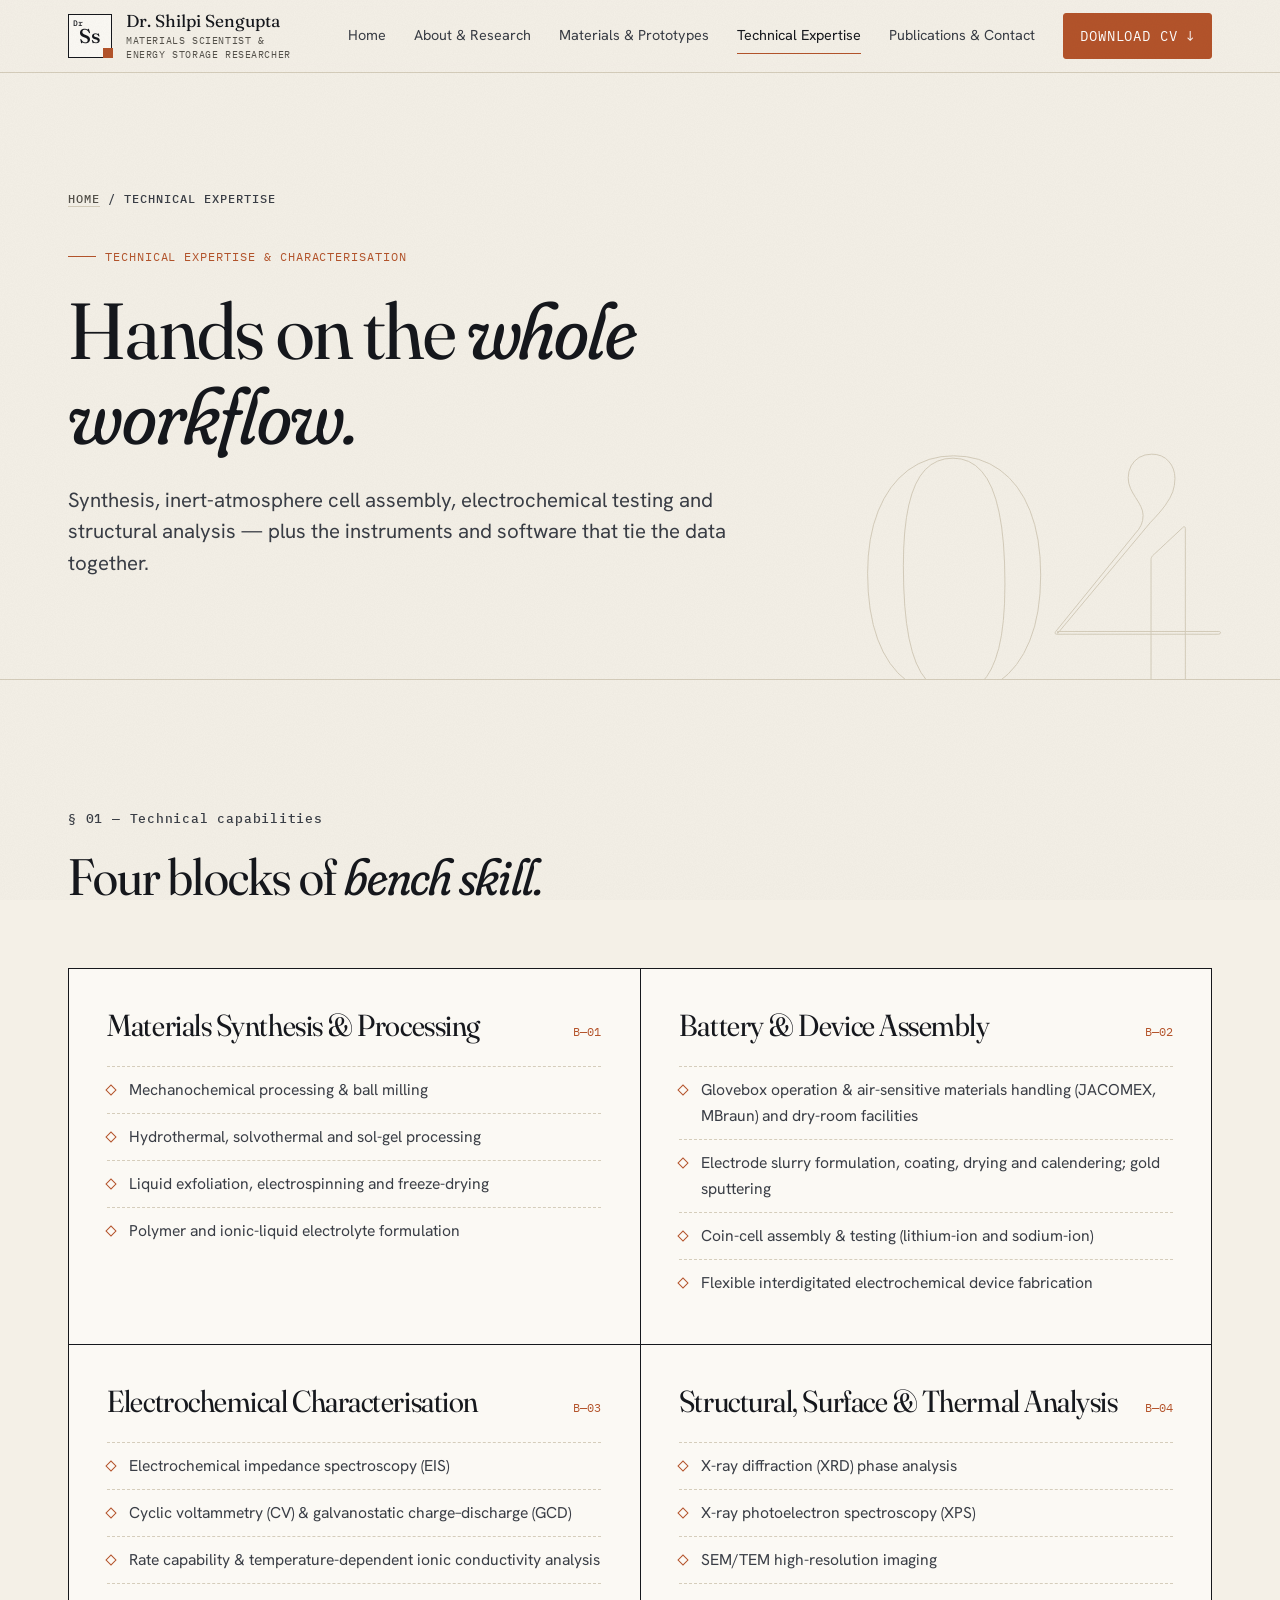
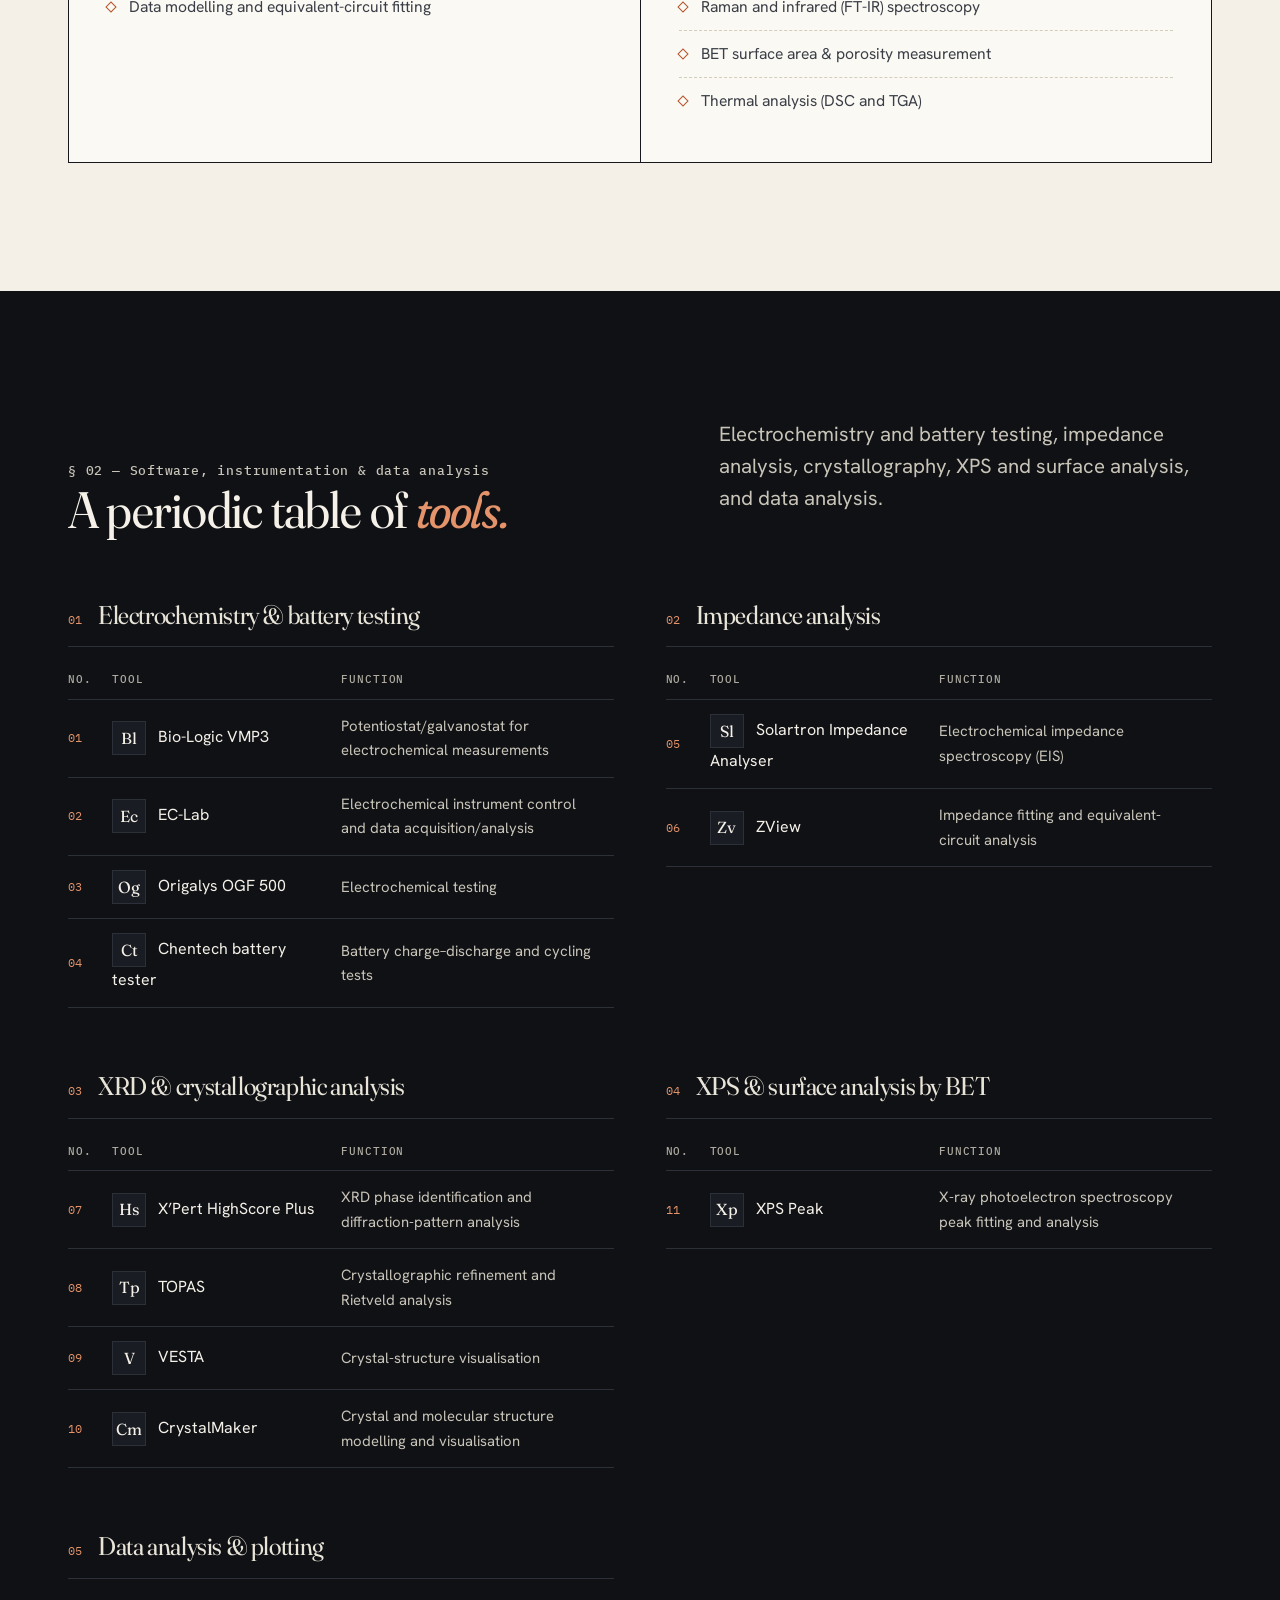
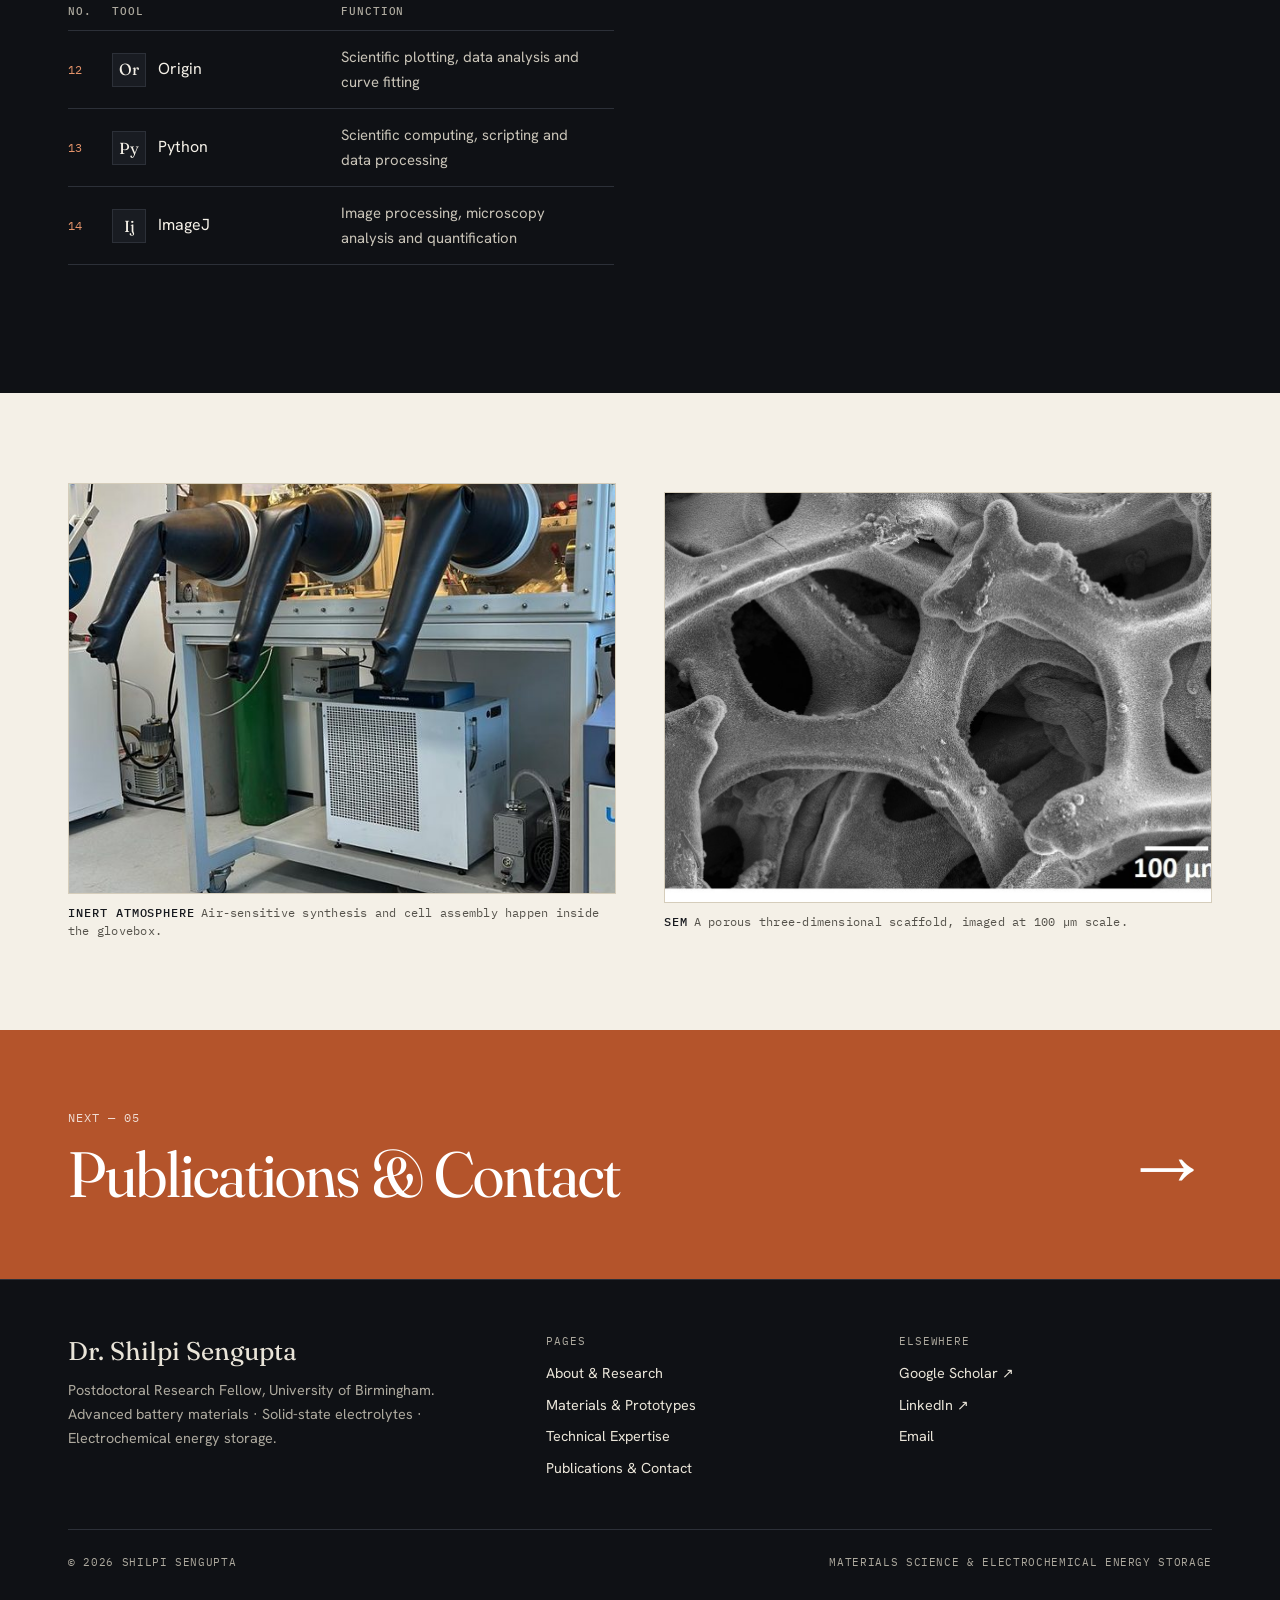
<file: expertise.html>
<!doctype html>
<html lang="en" class="no-js">
<head>
  <meta charset="utf-8">
  <meta name="viewport" content="width=device-width, initial-scale=1">
  <title>Technical Expertise — Dr. Shilpi Sengupta</title>
  <meta name="description" content="Materials synthesis, glovebox cell assembly, electrochemical characterisation, structural analysis, and the instruments and software behind them.">
  <meta property="og:title" content="Technical Expertise — Dr. Shilpi Sengupta">
  <meta property="og:description" content="Materials synthesis, glovebox cell assembly, electrochemical characterisation, structural analysis, and the instruments and software behind them.">
  <meta property="og:image" content="assets/img/hero-sem-nanospikes.jpg">
  <meta name="theme-color" content="#0f1115">
  <link rel="icon" href="assets/img/favicon.svg" type="image/svg+xml">
  <link rel="preconnect" href="https://fonts.googleapis.com">
  <link rel="preconnect" href="https://fonts.gstatic.com" crossorigin>
  <link rel="stylesheet" href="https://fonts.googleapis.com/css2?family=Fraunces:ital,opsz,wght,SOFT@0,9..144,300..600,0..100;1,9..144,300..600,0..100&family=Hanken+Grotesk:wght@400;500;600&family=IBM+Plex+Mono:wght@400;500&display=swap">
  <link rel="stylesheet" href="assets/css/style.css">
</head>
<body>
<a class="skip" href="#main">Skip to content</a>

<header class="site-header">
  <div class="wrap">
    <a class="brand" href="index.html" aria-label="Dr. Shilpi Sengupta — home">
      <span class="brand-tile" aria-hidden="true">Ss</span>
      <span class="brand-text">
        <span class="brand-name">Dr. Shilpi Sengupta</span>
        <span class="brand-role">Materials Scientist &amp;<br>Energy Storage Researcher</span>
      </span>
    </a>
    <button class="nav-toggle" type="button" aria-label="Menu" aria-expanded="false" aria-controls="nav"><span></span></button>
    <nav class="nav" id="nav" aria-label="Main">
      <a href="index.html">Home</a>
      <a href="research.html">About &amp; Research</a>
      <a href="materials.html">Materials &amp; Prototypes</a>
      <a href="expertise.html" aria-current="page">Technical Expertise</a>
      <a href="contact.html">Publications &amp; Contact</a>
      <a class="btn btn--copper" href="assets/docs/CV_Shilpi_Sengupta.pdf" download>Download CV <span class="arr">↓</span></a>
    </nav>
  </div>
</header>

<main id="main">

  <section class="page-hero">
    <span class="page-hero-index" aria-hidden="true">04</span>
    <div class="wrap load">
      <div class="crumbs"><a href="index.html">Home</a> / Technical Expertise</div>
      <span class="eyebrow">Technical expertise &amp; characterisation</span>
      <h1>Hands on the <em>whole workflow.</em></h1>
      <p class="lede">Synthesis, inert-atmosphere cell assembly, electrochemical testing and structural analysis — plus the instruments and software that tie the data together.</p>
    </div>
  </section>

  <section class="section">
    <div class="wrap">
      <div class="section-head">
        <span class="sec-num reveal">§ 01 — Technical capabilities</span>
        <h2 class="reveal">Four blocks of <em>bench skill.</em></h2>
      </div>
      <div class="cap-grid">
        <div class="cap reveal">
          <div class="cap-head"><h3>Materials Synthesis &amp; Processing</h3><span class="cap-idx">B—01</span></div>
          <ul>
            <li>Mechanochemical processing &amp; ball milling</li>
            <li>Hydrothermal, solvothermal and sol-gel processing</li>
            <li>Liquid exfoliation, electrospinning and freeze-drying</li>
            <li>Polymer and ionic-liquid electrolyte formulation</li>
          </ul>
        </div>
        <div class="cap reveal" data-d="1">
          <div class="cap-head"><h3>Battery &amp; Device Assembly</h3><span class="cap-idx">B—02</span></div>
          <ul>
            <li>Glovebox operation &amp; air-sensitive materials handling (JACOMEX, MBraun) and dry-room facilities</li>
            <li>Electrode slurry formulation, coating, drying and calendering; gold sputtering</li>
            <li>Coin-cell assembly &amp; testing (lithium-ion and sodium-ion)</li>
            <li>Flexible interdigitated electrochemical device fabrication</li>
          </ul>
        </div>
        <div class="cap reveal">
          <div class="cap-head"><h3>Electrochemical Characterisation</h3><span class="cap-idx">B—03</span></div>
          <ul>
            <li>Electrochemical impedance spectroscopy (EIS)</li>
            <li>Cyclic voltammetry (CV) &amp; galvanostatic charge–discharge (GCD)</li>
            <li>Rate capability &amp; temperature-dependent ionic conductivity analysis</li>
            <li>Data modelling and equivalent-circuit fitting</li>
          </ul>
        </div>
        <div class="cap reveal" data-d="1">
          <div class="cap-head"><h3>Structural, Surface &amp; Thermal Analysis</h3><span class="cap-idx">B—04</span></div>
          <ul>
            <li>X-ray diffraction (XRD) phase analysis</li>
            <li>X-ray photoelectron spectroscopy (XPS)</li>
            <li>SEM/TEM high-resolution imaging</li>
            <li>Raman and infrared (FT-IR) spectroscopy</li>
            <li>BET surface area &amp; porosity measurement</li>
            <li>Thermal analysis (DSC and TGA)</li>
          </ul>
        </div>
      </div>
    </div>
  </section>

  <section class="section section--dark on-dark">
    <div class="wrap">
      <div class="section-head section-head--split">
        <div>
          <span class="sec-num reveal">§ 02 — Software, instrumentation &amp; data analysis</span>
          <h2 class="reveal" style="color:#f5f1e8">A periodic table of <em style="color:#e4936a">tools.</em></h2>
        </div>
        <p class="lede reveal">Electrochemistry and battery testing, impedance analysis, crystallography, XPS and surface analysis, and data analysis.</p>
      </div>

      <div class="tool-groups">
        <div class="tool-group reveal">
          <div class="tool-group-head"><span class="n">01</span><h3>Electrochemistry &amp; battery testing</h3></div>
          <table class="tool-table">
            <thead><tr><th scope="col">No.</th><th scope="col">Tool</th><th scope="col">Function</th></tr></thead>
            <tbody>
              <tr><td class="no">01</td><th scope="row"><span class="sym" aria-hidden="true">Bl</span>Bio-Logic VMP3</th><td>Potentiostat/galvanostat for electrochemical measurements</td></tr>
              <tr><td class="no">02</td><th scope="row"><span class="sym" aria-hidden="true">Ec</span>EC-Lab</th><td>Electrochemical instrument control and data acquisition/analysis</td></tr>
              <tr><td class="no">03</td><th scope="row"><span class="sym" aria-hidden="true">Og</span>Origalys OGF 500</th><td>Electrochemical testing</td></tr>
              <tr><td class="no">04</td><th scope="row"><span class="sym" aria-hidden="true">Ct</span>Chentech battery tester</th><td>Battery charge–discharge and cycling tests</td></tr>
            </tbody>
          </table>
        </div>
        <div class="tool-group reveal" data-d="1">
          <div class="tool-group-head"><span class="n">02</span><h3>Impedance analysis</h3></div>
          <table class="tool-table">
            <thead><tr><th scope="col">No.</th><th scope="col">Tool</th><th scope="col">Function</th></tr></thead>
            <tbody>
              <tr><td class="no">05</td><th scope="row"><span class="sym" aria-hidden="true">Sl</span>Solartron Impedance Analyser</th><td>Electrochemical impedance spectroscopy (EIS)</td></tr>
              <tr><td class="no">06</td><th scope="row"><span class="sym" aria-hidden="true">Zv</span>ZView</th><td>Impedance fitting and equivalent-circuit analysis</td></tr>
            </tbody>
          </table>
        </div>
        <div class="tool-group reveal">
          <div class="tool-group-head"><span class="n">03</span><h3>XRD &amp; crystallographic analysis</h3></div>
          <table class="tool-table">
            <thead><tr><th scope="col">No.</th><th scope="col">Tool</th><th scope="col">Function</th></tr></thead>
            <tbody>
              <tr><td class="no">07</td><th scope="row"><span class="sym" aria-hidden="true">Hs</span>X’Pert HighScore Plus</th><td>XRD phase identification and diffraction-pattern analysis</td></tr>
              <tr><td class="no">08</td><th scope="row"><span class="sym" aria-hidden="true">Tp</span>TOPAS</th><td>Crystallographic refinement and Rietveld analysis</td></tr>
              <tr><td class="no">09</td><th scope="row"><span class="sym" aria-hidden="true">V</span>VESTA</th><td>Crystal-structure visualisation</td></tr>
              <tr><td class="no">10</td><th scope="row"><span class="sym" aria-hidden="true">Cm</span>CrystalMaker</th><td>Crystal and molecular structure modelling and visualisation</td></tr>
            </tbody>
          </table>
        </div>
        <div class="tool-group reveal" data-d="1">
          <div class="tool-group-head"><span class="n">04</span><h3>XPS &amp; surface analysis by BET</h3></div>
          <table class="tool-table">
            <thead><tr><th scope="col">No.</th><th scope="col">Tool</th><th scope="col">Function</th></tr></thead>
            <tbody>
              <tr><td class="no">11</td><th scope="row"><span class="sym" aria-hidden="true">Xp</span>XPS Peak</th><td>X-ray photoelectron spectroscopy peak fitting and analysis</td></tr>
            </tbody>
          </table>
        </div>
        <div class="tool-group reveal">
          <div class="tool-group-head"><span class="n">05</span><h3>Data analysis &amp; plotting</h3></div>
          <table class="tool-table">
            <thead><tr><th scope="col">No.</th><th scope="col">Tool</th><th scope="col">Function</th></tr></thead>
            <tbody>
              <tr><td class="no">12</td><th scope="row"><span class="sym" aria-hidden="true">Or</span>Origin</th><td>Scientific plotting, data analysis and curve fitting</td></tr>
              <tr><td class="no">13</td><th scope="row"><span class="sym" aria-hidden="true">Py</span>Python</th><td>Scientific computing, scripting and data processing</td></tr>
              <tr><td class="no">14</td><th scope="row"><span class="sym" aria-hidden="true">Ij</span>ImageJ</th><td>Image processing, microscopy analysis and quantification</td></tr>
            </tbody>
          </table>
        </div>
      </div>
    </div>
  </section>

  <section class="section section--tight">
    <div class="wrap grid-2" style="align-items:center">
      <figure class="figure reveal">
        <div class="frame" style="padding:0"><img class="zoomable" src="assets/img/lab-glovebox.jpg" alt="MBraun glovebox with three glove ports" loading="lazy" style="aspect-ratio:4/3;object-fit:cover;width:100%"></div>
        <figcaption class="fig-cap"><b>Inert atmosphere</b>Air-sensitive synthesis and cell assembly happen inside the glovebox.</figcaption>
      </figure>
      <figure class="figure reveal" data-d="1">
        <div class="frame" style="padding:0"><img class="zoomable" src="assets/img/sem-porous-foam.jpg" alt="SEM micrograph of a porous 3D network with 100 µm scale bar" loading="lazy" style="aspect-ratio:4/3;object-fit:cover;width:100%"></div>
        <figcaption class="fig-cap"><b>SEM</b>A porous three-dimensional scaffold, imaged at 100 µm scale.</figcaption>
      </figure>
    </div>
  </section>

  <a class="next-band" href="contact.html">
    <div class="wrap">
      <div><span class="kicker">Next — 05</span><h2>Publications &amp; Contact</h2></div>
      <span class="arrow" aria-hidden="true">→</span>
    </div>
  </a>

</main>

<footer class="site-footer">
  <div class="wrap">
    <div class="footer-grid">
      <div>
        <div class="footer-brand">Dr. Shilpi Sengupta</div>
        <p>Postdoctoral Research Fellow, University of Birmingham.<br>Advanced battery materials · Solid-state electrolytes · Electrochemical energy storage.</p>
      </div>
      <div>
        <h4>Pages</h4>
        <ul>
          <li><a href="research.html">About &amp; Research</a></li>
          <li><a href="materials.html">Materials &amp; Prototypes</a></li>
          <li><a href="expertise.html">Technical Expertise</a></li>
          <li><a href="contact.html">Publications &amp; Contact</a></li>
        </ul>
      </div>
      <div>
        <h4>Elsewhere</h4>
        <ul>
          <li><a href="https://scholar.google.com/citations?user=WbN7ubYAAAAJ&amp;hl=en" target="_blank" rel="noopener">Google Scholar ↗</a></li>
          <li><a href="https://www.linkedin.com/in/dr-shilpi-sengupta-04b08aa7" target="_blank" rel="noopener">LinkedIn ↗</a></li>
          <li><a href="mailto:sengupta.shilpi081@gmail.com">Email</a></li>
        </ul>
      </div>
    </div>
    <div class="footer-base"><span>© <span id="year">2026</span> Shilpi Sengupta</span><span>Materials Science &amp; Electrochemical Energy Storage</span></div>
  </div>
</footer>

<script src="assets/js/main.js"></script>
</body>
</html>
</file>
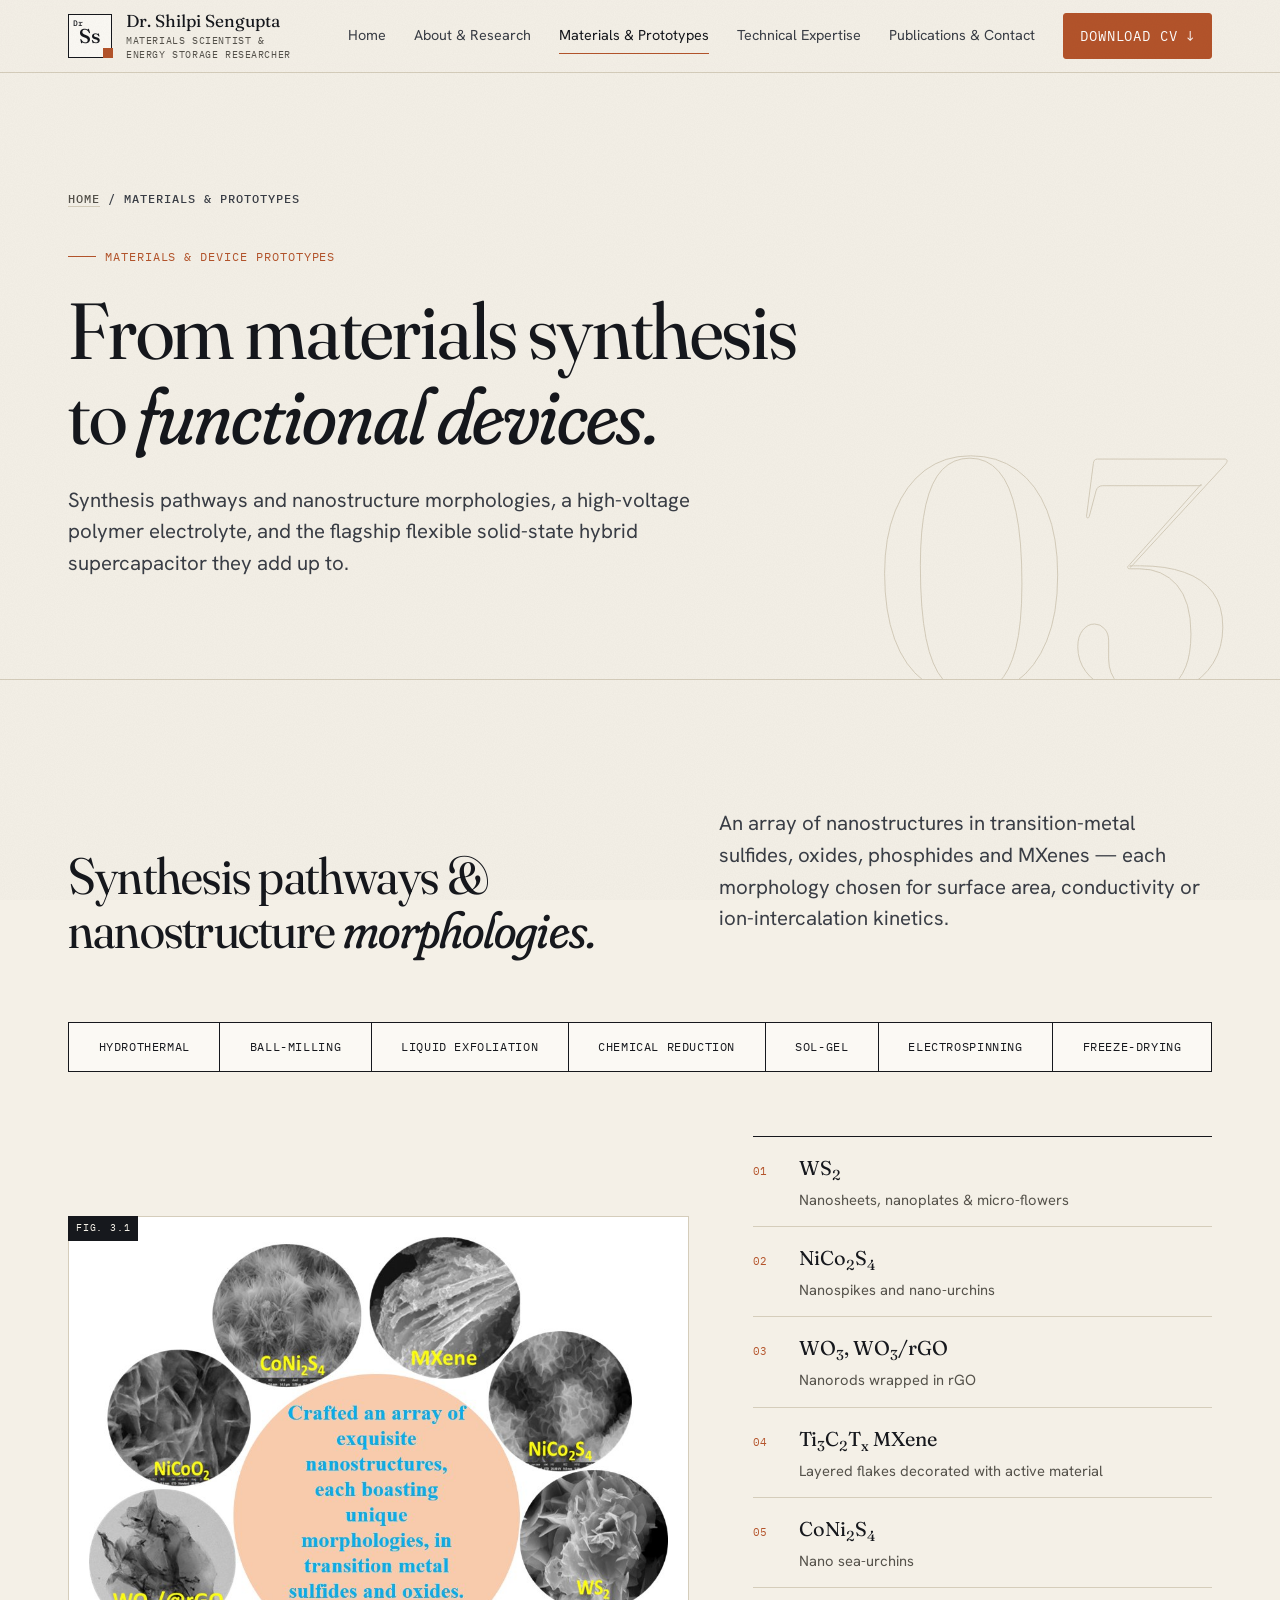
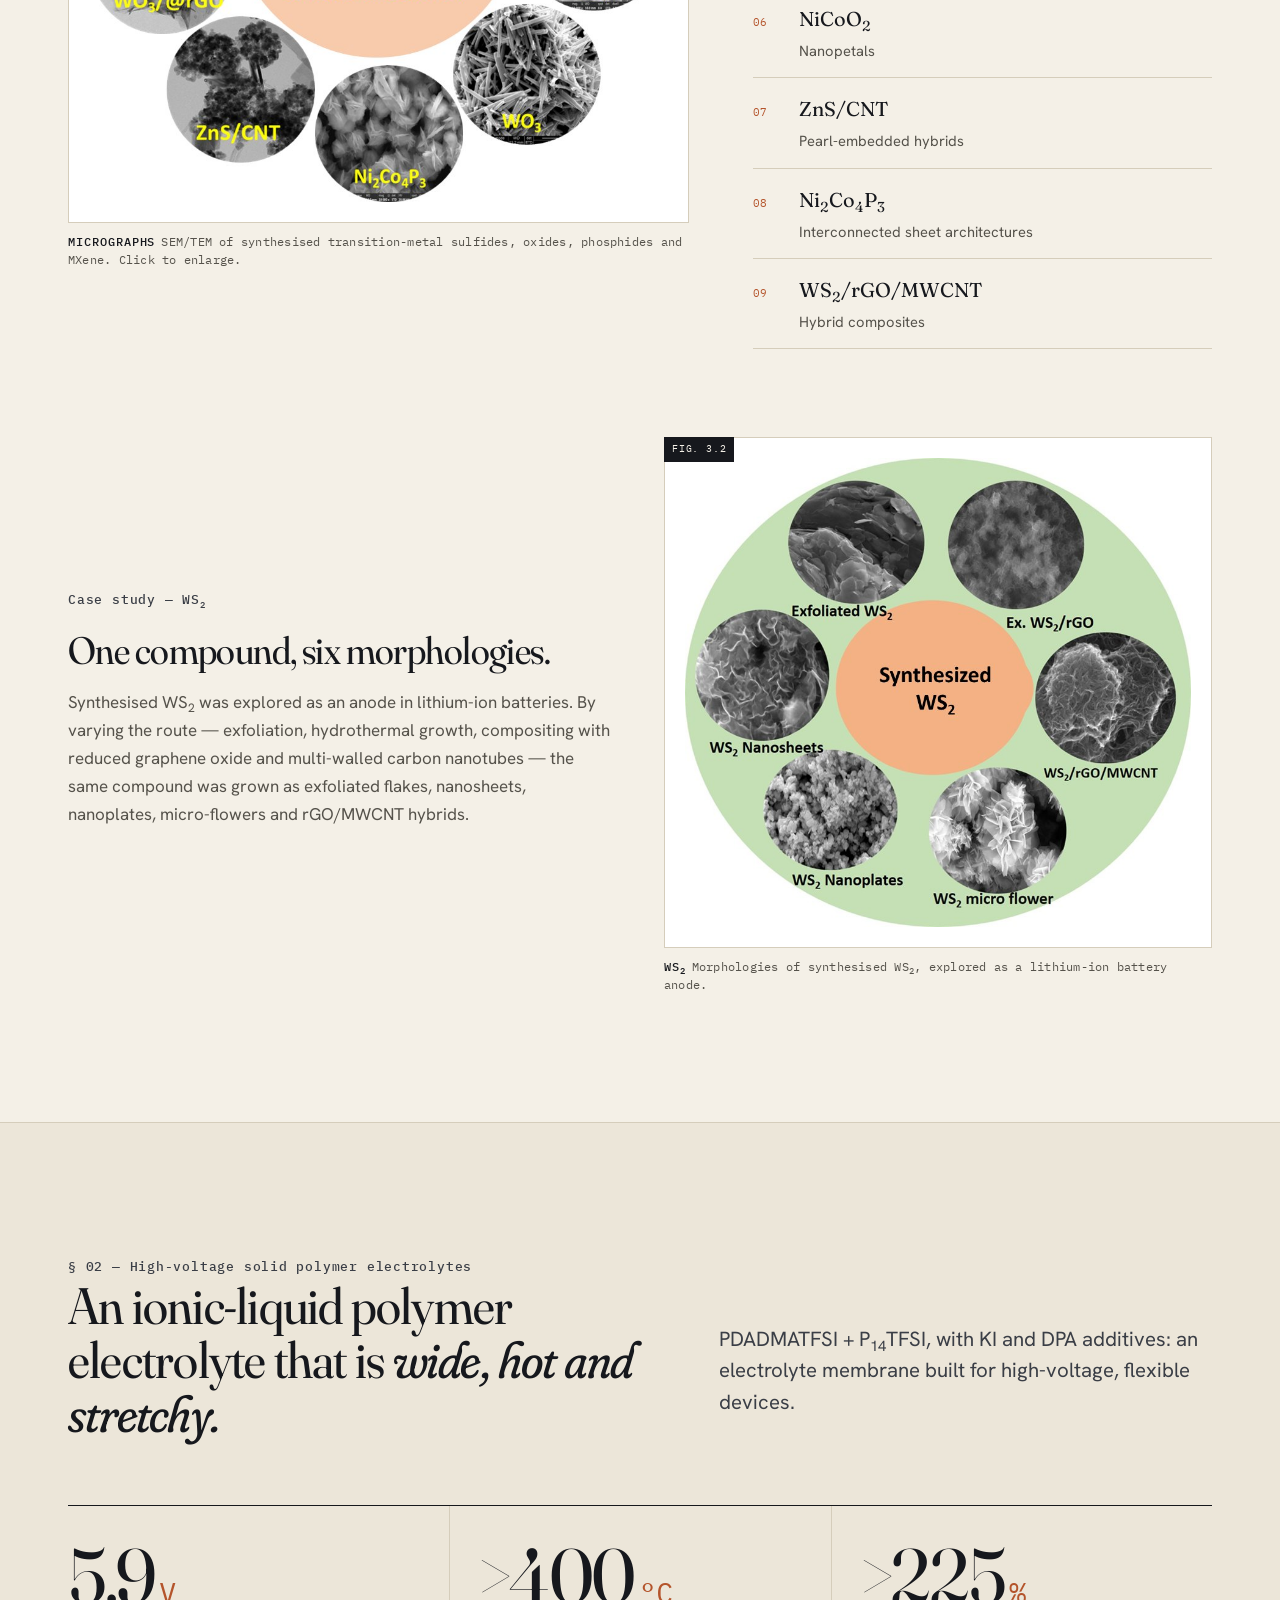
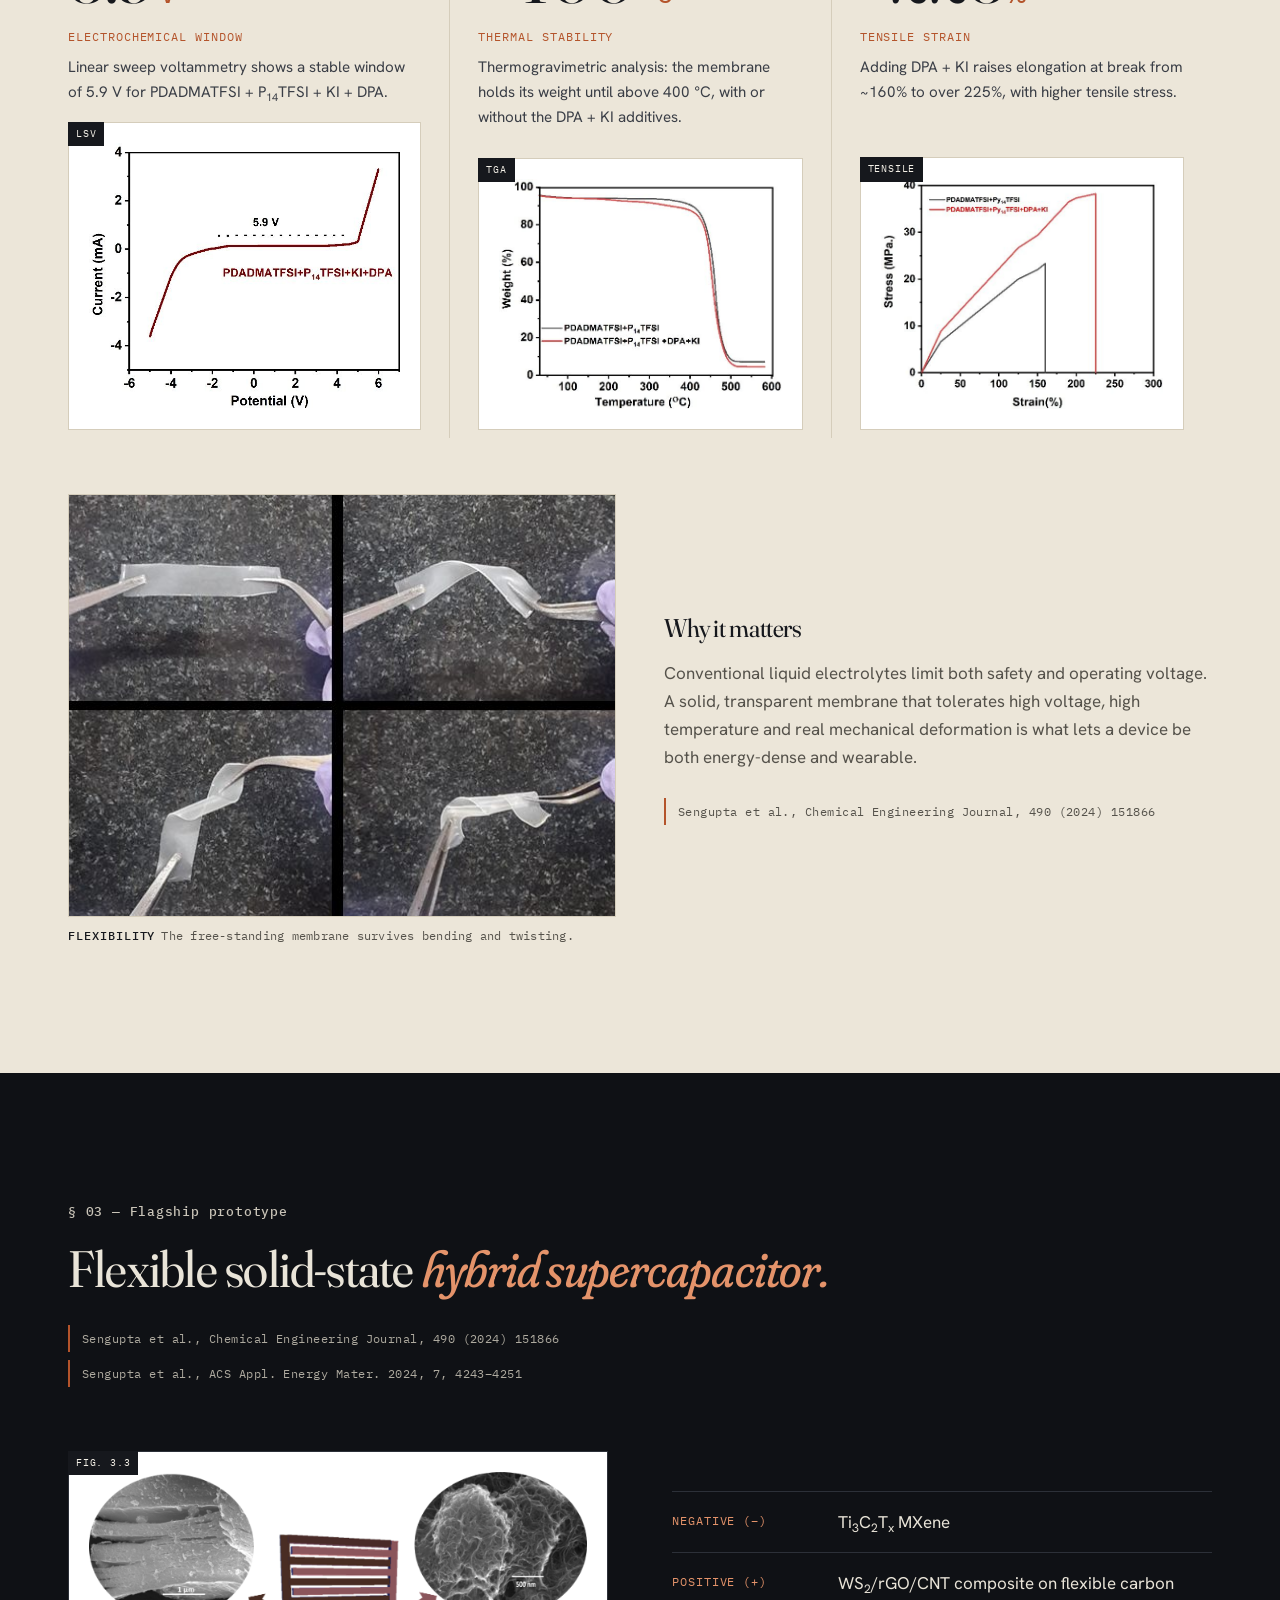
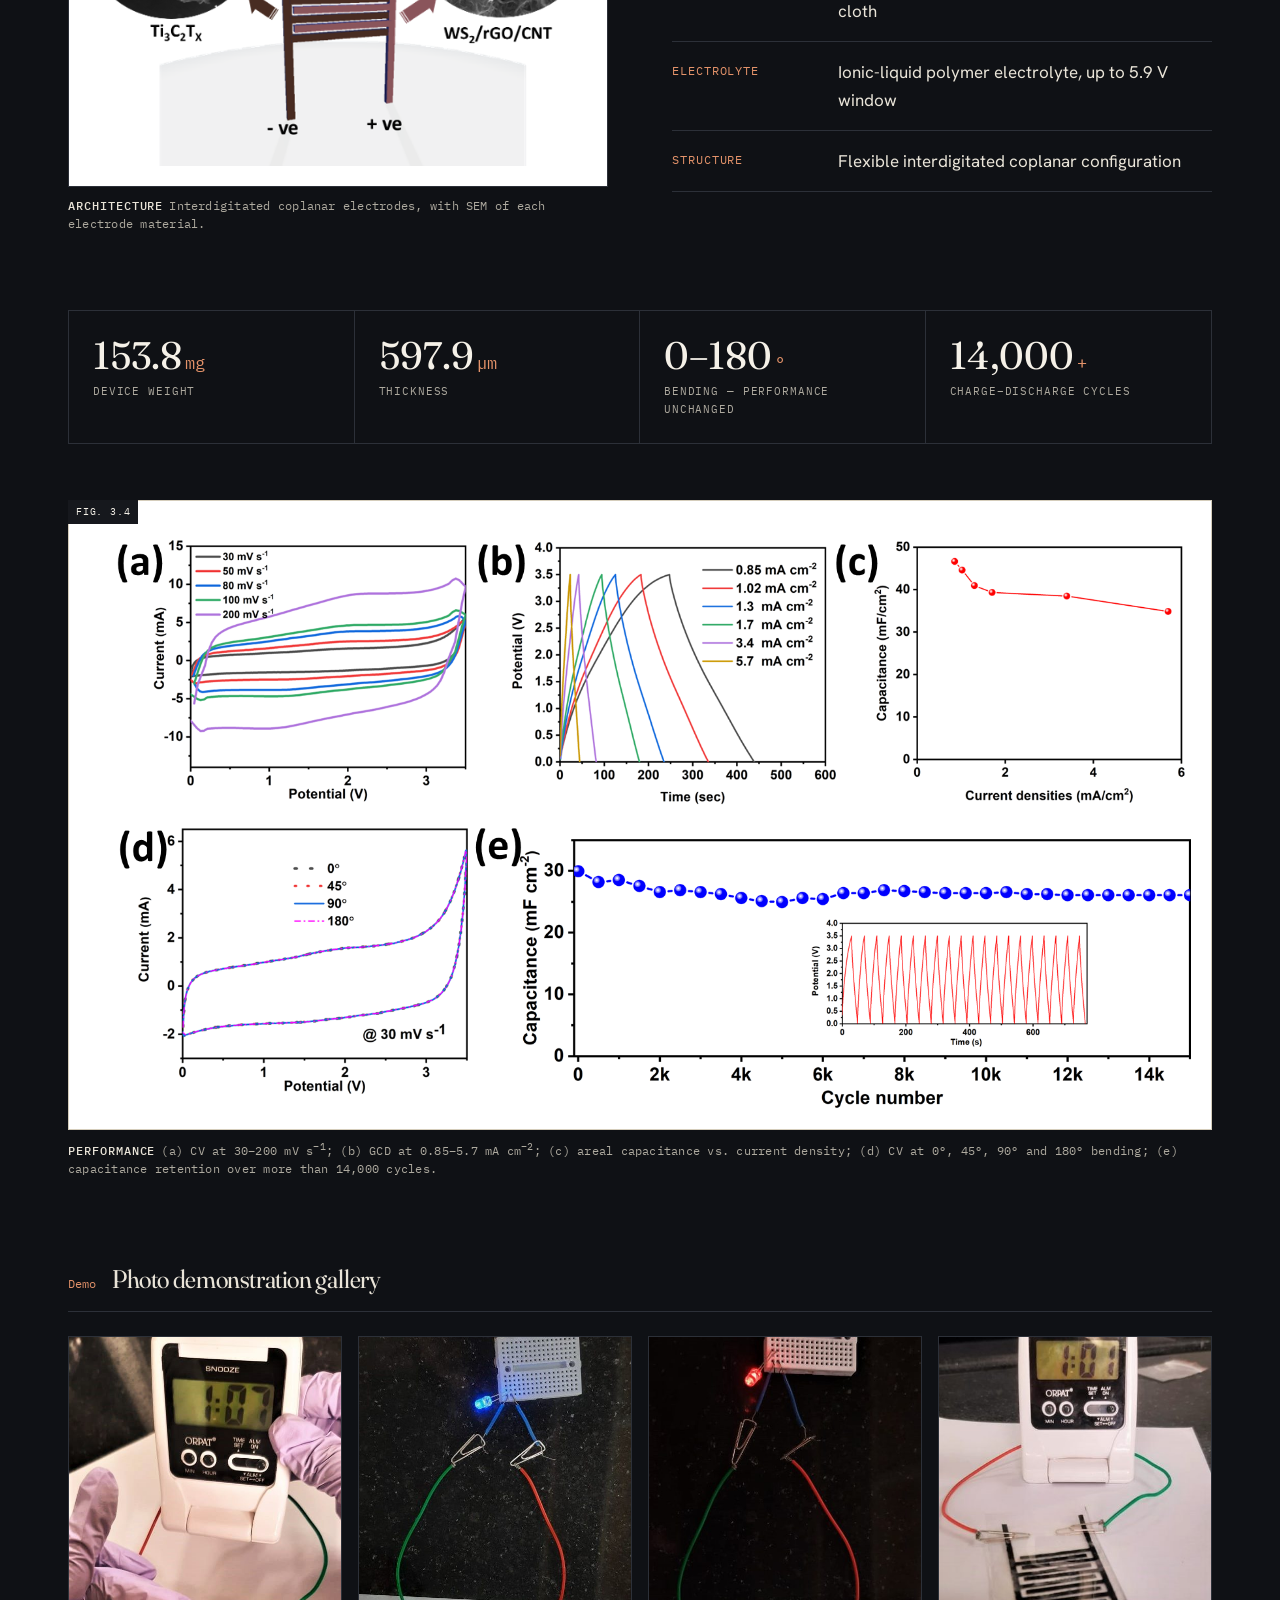
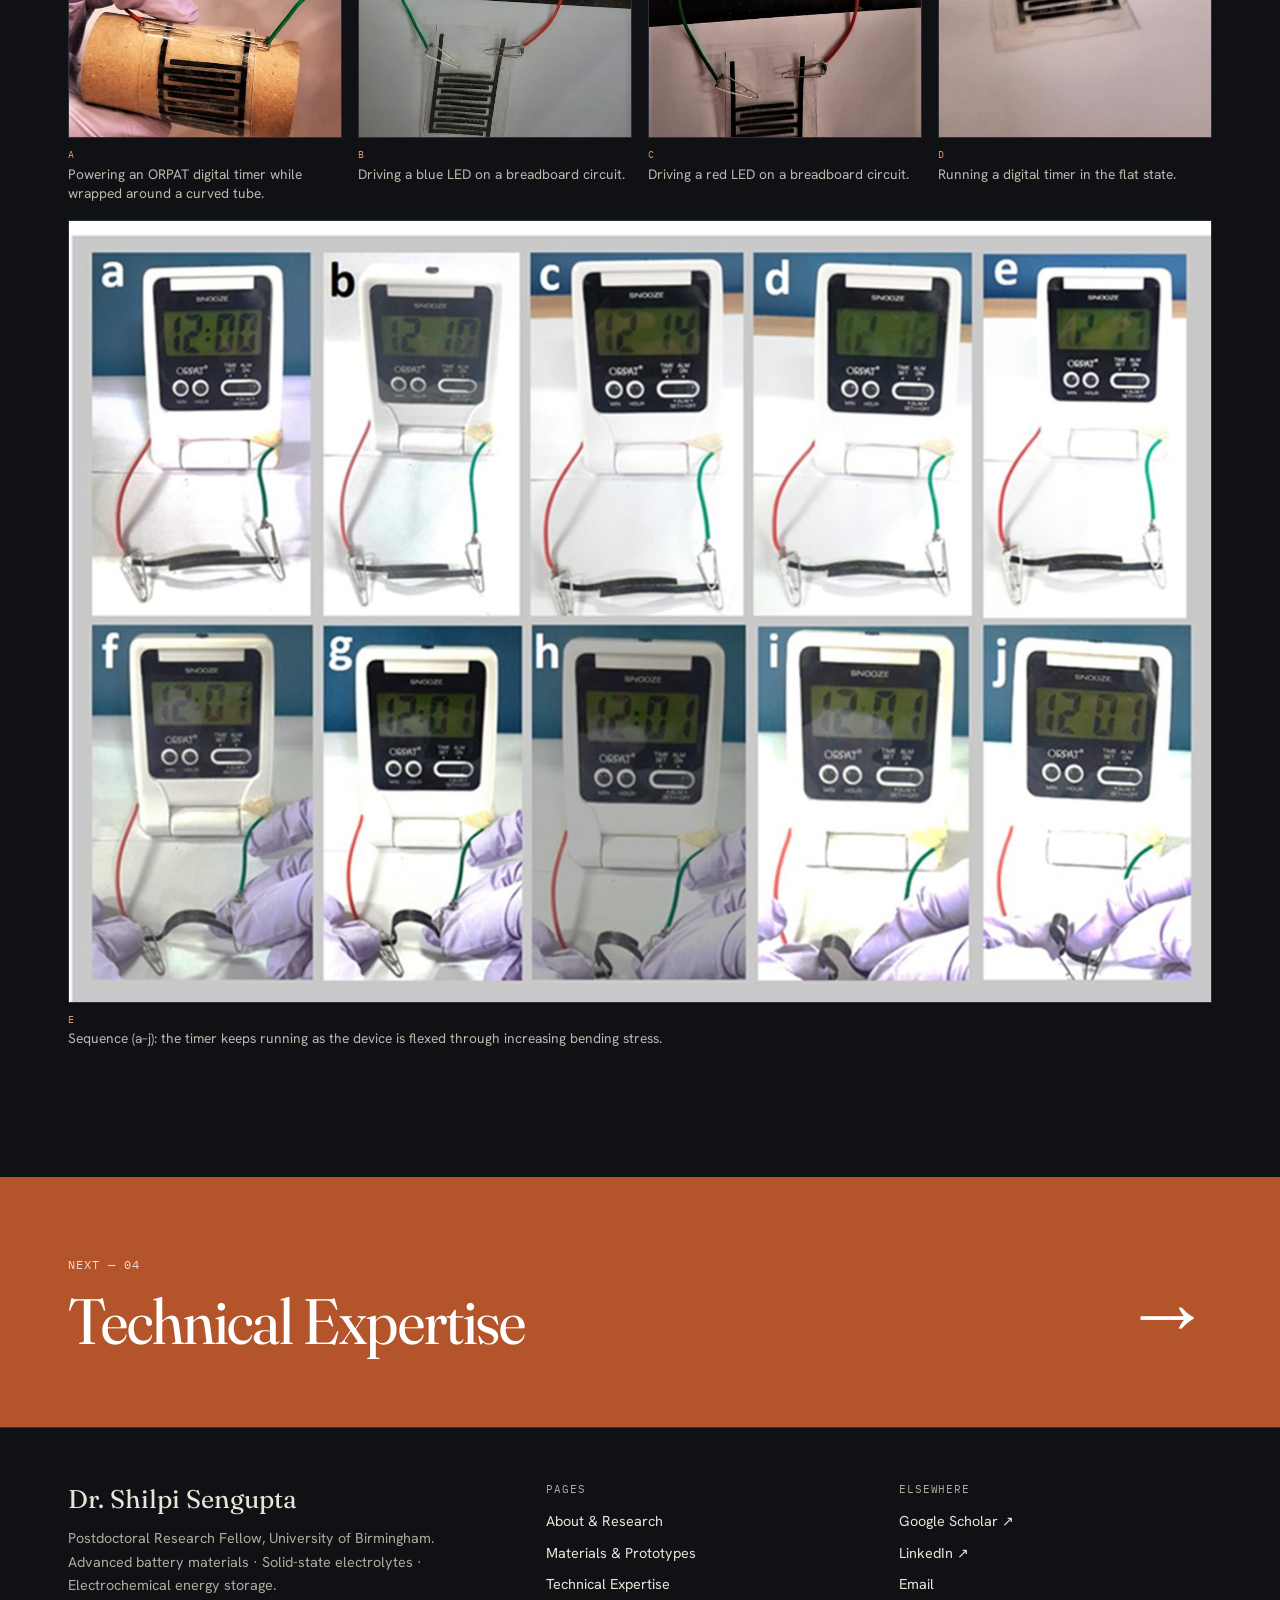
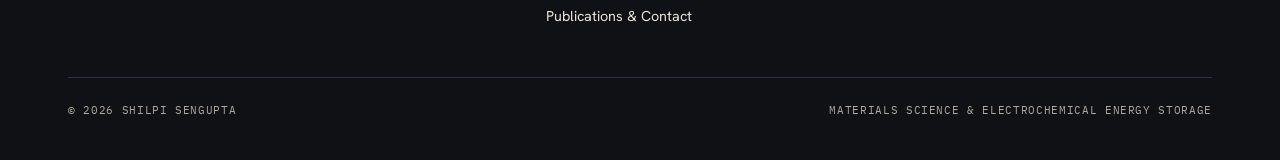
<file: materials.html>
<!doctype html>
<html lang="en" class="no-js">
<head>
  <meta charset="utf-8">
  <meta name="viewport" content="width=device-width, initial-scale=1">
  <title>Materials &amp; Prototypes — Dr. Shilpi Sengupta</title>
  <meta name="description" content="Nanostructure synthesis, a 5.9 V ionic-liquid polymer electrolyte and a flexible solid-state hybrid supercapacitor prototype.">
  <meta property="og:title" content="Materials &amp; Prototypes — Dr. Shilpi Sengupta">
  <meta property="og:description" content="Nanostructure synthesis, a 5.9 V ionic-liquid polymer electrolyte and a flexible solid-state hybrid supercapacitor prototype.">
  <meta property="og:image" content="assets/img/hero-sem-nanospikes.jpg">
  <meta name="theme-color" content="#0f1115">
  <link rel="icon" href="assets/img/favicon.svg" type="image/svg+xml">
  <link rel="preconnect" href="https://fonts.googleapis.com">
  <link rel="preconnect" href="https://fonts.gstatic.com" crossorigin>
  <link rel="stylesheet" href="https://fonts.googleapis.com/css2?family=Fraunces:ital,opsz,wght,SOFT@0,9..144,300..600,0..100;1,9..144,300..600,0..100&family=Hanken+Grotesk:wght@400;500;600&family=IBM+Plex+Mono:wght@400;500&display=swap">
  <link rel="stylesheet" href="assets/css/style.css">
</head>
<body>
<a class="skip" href="#main">Skip to content</a>

<header class="site-header">
  <div class="wrap">
    <a class="brand" href="index.html" aria-label="Dr. Shilpi Sengupta — home">
      <span class="brand-tile" aria-hidden="true">Ss</span>
      <span class="brand-text">
        <span class="brand-name">Dr. Shilpi Sengupta</span>
        <span class="brand-role">Materials Scientist &amp;<br>Energy Storage Researcher</span>
      </span>
    </a>
    <button class="nav-toggle" type="button" aria-label="Menu" aria-expanded="false" aria-controls="nav"><span></span></button>
    <nav class="nav" id="nav" aria-label="Main">
      <a href="index.html">Home</a>
      <a href="research.html">About &amp; Research</a>
      <a href="materials.html" aria-current="page">Materials &amp; Prototypes</a>
      <a href="expertise.html">Technical Expertise</a>
      <a href="contact.html">Publications &amp; Contact</a>
      <a class="btn btn--copper" href="assets/docs/CV_Shilpi_Sengupta.pdf" download>Download CV <span class="arr">↓</span></a>
    </nav>
  </div>
</header>

<main id="main">

  <section class="page-hero">
    <span class="page-hero-index" aria-hidden="true">03</span>
    <div class="wrap load">
      <div class="crumbs"><a href="index.html">Home</a> / Materials &amp; Prototypes</div>
      <span class="eyebrow">Materials &amp; device prototypes</span>
      <h1>From materials synthesis to <em>functional devices.</em></h1>
      <p class="lede">Synthesis pathways and nanostructure morphologies, a high-voltage polymer electrolyte, and the flagship flexible solid-state hybrid supercapacitor they add up to.</p>
    </div>
  </section>

  <!-- SYNTHESIS -->
  <section class="section" id="synthesis">
    <div class="wrap">
      <div class="section-head section-head--split">
        <div>
          <span class="sec-num reveal">§ 01 — Materials synthesis portfolio</span>
          <h2 class="reveal">Synthesis pathways &amp; nanostructure <em>morphologies.</em></h2>
        </div>
        <p class="lede reveal">An array of nanostructures in transition-metal sulfides, oxides, phosphides and MXenes — each morphology chosen for surface area, conductivity or ion-intercalation kinetics.</p>
      </div>

      <div class="method-bar reveal" aria-label="Synthesis methods">
        <span>Hydrothermal</span><span>Ball-milling</span><span>Liquid exfoliation</span><span>Chemical reduction</span><span>Sol-gel</span><span>Electrospinning</span><span>Freeze-drying</span>
      </div>

      <div class="morph-layout">
        <figure class="figure reveal">
          <div class="frame" data-fig="Fig. 3.1"><img class="zoomable" src="assets/img/nanostructure-gallery.jpg" alt="Circular gallery of SEM and TEM micrographs: CoNi2S4, MXene, NiCo2S4, WS2, WO3, Ni2Co4P3, ZnS/CNT, WO3@rGO and NiCoO2" loading="lazy" width="910" height="888"></div>
          <figcaption class="fig-cap"><b>Micrographs</b>SEM/TEM of synthesised transition-metal sulfides, oxides, phosphides and MXene. Click to enlarge.</figcaption>
        </figure>
        <ol class="morph-list reveal" data-d="1">
          <li><span class="n">01</span><span class="m">WS<sub>2</sub></span><span class="d">Nanosheets, nanoplates &amp; micro-flowers</span></li>
          <li><span class="n">02</span><span class="m">NiCo<sub>2</sub>S<sub>4</sub></span><span class="d">Nanospikes and nano-urchins</span></li>
          <li><span class="n">03</span><span class="m">WO<sub>3</sub>, WO<sub>3</sub>/rGO</span><span class="d">Nanorods wrapped in rGO</span></li>
          <li><span class="n">04</span><span class="m">Ti<sub>3</sub>C<sub>2</sub>T<sub>x</sub> MXene</span><span class="d">Layered flakes decorated with active material</span></li>
          <li><span class="n">05</span><span class="m">CoNi<sub>2</sub>S<sub>4</sub></span><span class="d">Nano sea-urchins</span></li>
          <li><span class="n">06</span><span class="m">NiCoO<sub>2</sub></span><span class="d">Nanopetals</span></li>
          <li><span class="n">07</span><span class="m">ZnS/CNT</span><span class="d">Pearl-embedded hybrids</span></li>
          <li><span class="n">08</span><span class="m">Ni<sub>2</sub>Co<sub>4</sub>P<sub>3</sub></span><span class="d">Interconnected sheet architectures</span></li>
          <li><span class="n">09</span><span class="m">WS<sub>2</sub>/rGO/MWCNT</span><span class="d">Hybrid composites</span></li>
        </ol>
      </div>

      <div class="grid-2 mt-4" style="align-items:center">
        <div class="reveal">
          <span class="sec-num">Case study — WS<sub>2</sub></span>
          <h3 class="mt-1" style="font-size:clamp(1.6rem,3vw,2.4rem)">One compound, six morphologies.</h3>
          <p class="mt-1 muted">Synthesised WS<sub>2</sub> was explored as an anode in lithium-ion batteries. By varying the route — exfoliation, hydrothermal growth, compositing with reduced graphene oxide and multi-walled carbon nanotubes — the same compound was grown as exfoliated flakes, nanosheets, nanoplates, micro-flowers and rGO/MWCNT hybrids.</p>
        </div>
        <figure class="figure reveal" data-d="1">
          <div class="frame" data-fig="Fig. 3.2"><img class="zoomable" src="assets/img/ws2-morphologies.jpg" alt="SEM gallery of synthesized WS2: exfoliated WS2, exfoliated WS2/rGO, WS2/rGO/MWCNT, micro-flowers, nanoplates and nanosheets" loading="lazy" width="829" height="768"></div>
          <figcaption class="fig-cap"><b>WS<sub>2</sub></b>Morphologies of synthesised WS<sub>2</sub>, explored as a lithium-ion battery anode.</figcaption>
        </figure>
      </div>
    </div>
  </section>

  <!-- ELECTROLYTE -->
  <section class="section section--alt rule-top" id="electrolyte">
    <div class="wrap">
      <div class="section-head section-head--split">
        <div>
          <span class="sec-num reveal">§ 02 — High-voltage solid polymer electrolytes</span>
          <h2 class="reveal">An ionic-liquid polymer electrolyte that is <em>wide, hot and stretchy.</em></h2>
        </div>
        <p class="lede reveal">PDADMATFSI + P<sub>14</sub>TFSI, with KI and DPA additives: an electrolyte membrane built for high-voltage, flexible devices.</p>
      </div>
      <div class="metrics">
        <div class="metric reveal">
          <div class="metric-val">5.9<small>V</small></div>
          <div class="metric-label">Electrochemical window</div>
          <p>Linear sweep voltammetry shows a stable window of 5.9 V for PDADMATFSI + P<sub>14</sub>TFSI + KI + DPA.</p>
          <figure class="figure"><div class="frame" data-fig="LSV"><img class="zoomable" src="assets/img/plot-lsv.jpg" alt="LSV plot of current versus potential showing a 5.9 V stability window" loading="lazy" width="601" height="514"></div><figcaption class="visually-hidden">Linear sweep voltammetry: 5.9 V electrochemical stability window.</figcaption></figure>
        </div>
        <div class="metric reveal" data-d="1">
          <div class="metric-val">&gt;400<small>°C</small></div>
          <div class="metric-label">Thermal stability</div>
          <p>Thermogravimetric analysis: the membrane holds its weight until above 400 °C, with or without the DPA + KI additives.</p>
          <figure class="figure"><div class="frame" data-fig="TGA"><img class="zoomable" src="assets/img/plot-tga.jpg" alt="TGA curves of weight percent versus temperature, decomposition beginning above 400 °C" loading="lazy" width="595" height="485"></div><figcaption class="visually-hidden">Thermogravimetric analysis: stable above 400 °C.</figcaption></figure>
        </div>
        <div class="metric reveal" data-d="2">
          <div class="metric-val">&gt;225<small>%</small></div>
          <div class="metric-label">Tensile strain</div>
          <p>Adding DPA + KI raises elongation at break from ~160% to over 225%, with higher tensile stress.</p>
          <figure class="figure"><div class="frame" data-fig="Tensile"><img class="zoomable" src="assets/img/plot-stress-strain.jpg" alt="Stress–strain curves: the additive membrane reaches about 225% strain" loading="lazy" width="588" height="480"></div><figcaption class="visually-hidden">Stress–strain: over 225% tensile strain.</figcaption></figure>
        </div>
      </div>
      <div class="grid-2 mt-3" style="align-items:center">
        <figure class="figure reveal">
          <div class="frame" style="padding:0"><img class="zoomable" src="assets/img/membrane-twist.jpg" alt="Four photos of the transparent polymer electrolyte membrane being bent and twisted with tweezers" loading="lazy" width="538" height="415" style="width:100%"></div>
          <figcaption class="fig-cap"><b>Flexibility</b>The free-standing membrane survives bending and twisting.</figcaption>
        </figure>
        <div class="reveal" data-d="1">
          <h3>Why it matters</h3>
          <p class="mt-1 muted">Conventional liquid electrolytes limit both safety and operating voltage. A solid, transparent membrane that tolerates high voltage, high temperature and real mechanical deformation is what lets a device be both energy-dense and wearable.</p>
          <span class="cite" style="color:var(--muted)">Sengupta et al., Chemical Engineering Journal, 490 (2024) 151866</span>
        </div>
      </div>
    </div>
  </section>

  <!-- FLAGSHIP PROTOTYPE -->
  <section class="section section--dark on-dark" id="prototype">
    <div class="wrap">
      <div class="section-head">
        <span class="sec-num reveal">§ 03 — Flagship prototype</span>
        <h2 class="reveal">Flexible solid-state <em style="color:#e4936a">hybrid supercapacitor.</em></h2>
        <div class="reveal">
          <span class="cite">Sengupta et al., Chemical Engineering Journal, 490 (2024) 151866</span><br>
          <span class="cite">Sengupta et al., ACS Appl. Energy Mater. 2024, 7, 4243–4251</span>
        </div>
      </div>

      <div class="arch">
        <figure class="figure reveal">
          <div class="frame" data-fig="Fig. 3.3"><img class="zoomable" src="assets/img/device-architecture.png" alt="Interdigitated device schematic: Ti3C2Tx negative electrode and WS2/rGO/CNT positive electrode with SEM insets" loading="lazy" width="619" height="366"></div>
          <figcaption class="fig-cap"><b>Architecture</b>Interdigitated coplanar electrodes, with SEM of each electrode material.</figcaption>
        </figure>
        <ul class="spec-list reveal" data-d="1">
          <li><span class="k">Negative (–)</span><span class="v">Ti<sub>3</sub>C<sub>2</sub>T<sub>x</sub> MXene</span></li>
          <li><span class="k">Positive (+)</span><span class="v">WS<sub>2</sub>/rGO/CNT composite on flexible carbon cloth</span></li>
          <li><span class="k">Electrolyte</span><span class="v">Ionic-liquid polymer electrolyte, up to 5.9 V window</span></li>
          <li><span class="k">Structure</span><span class="v">Flexible interdigitated coplanar configuration</span></li>
        </ul>
      </div>

      <div class="dash reveal">
        <div><b>153.8<small>mg</small></b><span>Device weight</span></div>
        <div><b>597.9<small>µm</small></b><span>Thickness</span></div>
        <div><b>0–180<small>°</small></b><span>Bending — performance unchanged</span></div>
        <div><b>14,000<small>+</small></b><span>Charge–discharge cycles</span></div>
      </div>

      <figure class="figure mt-3 reveal">
        <div class="frame" data-fig="Fig. 3.4"><img class="zoomable" src="assets/img/plot-device-performance.png" alt="Five-panel electrochemical data: CV at different scan rates, GCD at different current densities, capacitance versus current density, CV at bending angles, and cycling stability" loading="lazy" width="1688" height="901"></div>
        <figcaption class="fig-cap"><b>Performance</b>(a) CV at 30–200 mV s<sup>−1</sup>; (b) GCD at 0.85–5.7 mA cm<sup>−2</sup>; (c) areal capacitance vs. current density; (d) CV at 0°, 45°, 90° and 180° bending; (e) capacitance retention over more than 14,000 cycles.</figcaption>
      </figure>

      <div class="tool-group-head mt-4 reveal"><span class="n">Demo</span><h3>Photo demonstration gallery</h3></div>
      <div class="demo-grid">
        <figure class="reveal"><img class="zoomable" src="assets/img/demo-timer-curved.jpg" alt="Device wrapped around a tube powering an ORPAT digital timer" loading="lazy"><figcaption><b>A</b>Powering an ORPAT digital timer while wrapped around a curved tube.</figcaption></figure>
        <figure class="reveal" data-d="1"><img class="zoomable" src="assets/img/demo-blue-led.jpg" alt="Device lighting a blue LED on a breadboard" loading="lazy"><figcaption><b>B</b>Driving a blue LED on a breadboard circuit.</figcaption></figure>
        <figure class="reveal" data-d="2"><img class="zoomable" src="assets/img/demo-red-led.jpg" alt="Device lighting a red LED on a breadboard" loading="lazy"><figcaption><b>C</b>Driving a red LED on a breadboard circuit.</figcaption></figure>
        <figure class="reveal" data-d="3"><img class="zoomable" src="assets/img/demo-timer-flat.jpg" alt="Flat device powering a digital timer" loading="lazy"><figcaption><b>D</b>Running a digital timer in the flat state.</figcaption></figure>
        <figure class="demo-wide reveal"><img class="zoomable" src="assets/img/demo-bending-series.jpg" alt="Ten-panel sequence of the device powering a timer while flat and under increasing bending" loading="lazy" width="1294" height="884"><figcaption><b>E</b>Sequence (a–j): the timer keeps running as the device is flexed through increasing bending stress.</figcaption></figure>
      </div>
    </div>
  </section>

  <a class="next-band" href="expertise.html">
    <div class="wrap">
      <div><span class="kicker">Next — 04</span><h2>Technical Expertise</h2></div>
      <span class="arrow" aria-hidden="true">→</span>
    </div>
  </a>

</main>

<footer class="site-footer">
  <div class="wrap">
    <div class="footer-grid">
      <div>
        <div class="footer-brand">Dr. Shilpi Sengupta</div>
        <p>Postdoctoral Research Fellow, University of Birmingham.<br>Advanced battery materials · Solid-state electrolytes · Electrochemical energy storage.</p>
      </div>
      <div>
        <h4>Pages</h4>
        <ul>
          <li><a href="research.html">About &amp; Research</a></li>
          <li><a href="materials.html">Materials &amp; Prototypes</a></li>
          <li><a href="expertise.html">Technical Expertise</a></li>
          <li><a href="contact.html">Publications &amp; Contact</a></li>
        </ul>
      </div>
      <div>
        <h4>Elsewhere</h4>
        <ul>
          <li><a href="https://scholar.google.com/citations?user=WbN7ubYAAAAJ&amp;hl=en" target="_blank" rel="noopener">Google Scholar ↗</a></li>
          <li><a href="https://www.linkedin.com/in/dr-shilpi-sengupta-04b08aa7" target="_blank" rel="noopener">LinkedIn ↗</a></li>
          <li><a href="mailto:sengupta.shilpi081@gmail.com">Email</a></li>
        </ul>
      </div>
    </div>
    <div class="footer-base"><span>© <span id="year">2026</span> Shilpi Sengupta</span><span>Materials Science &amp; Electrochemical Energy Storage</span></div>
  </div>
</footer>

<script src="assets/js/main.js"></script>
</body>
</html>
</file>
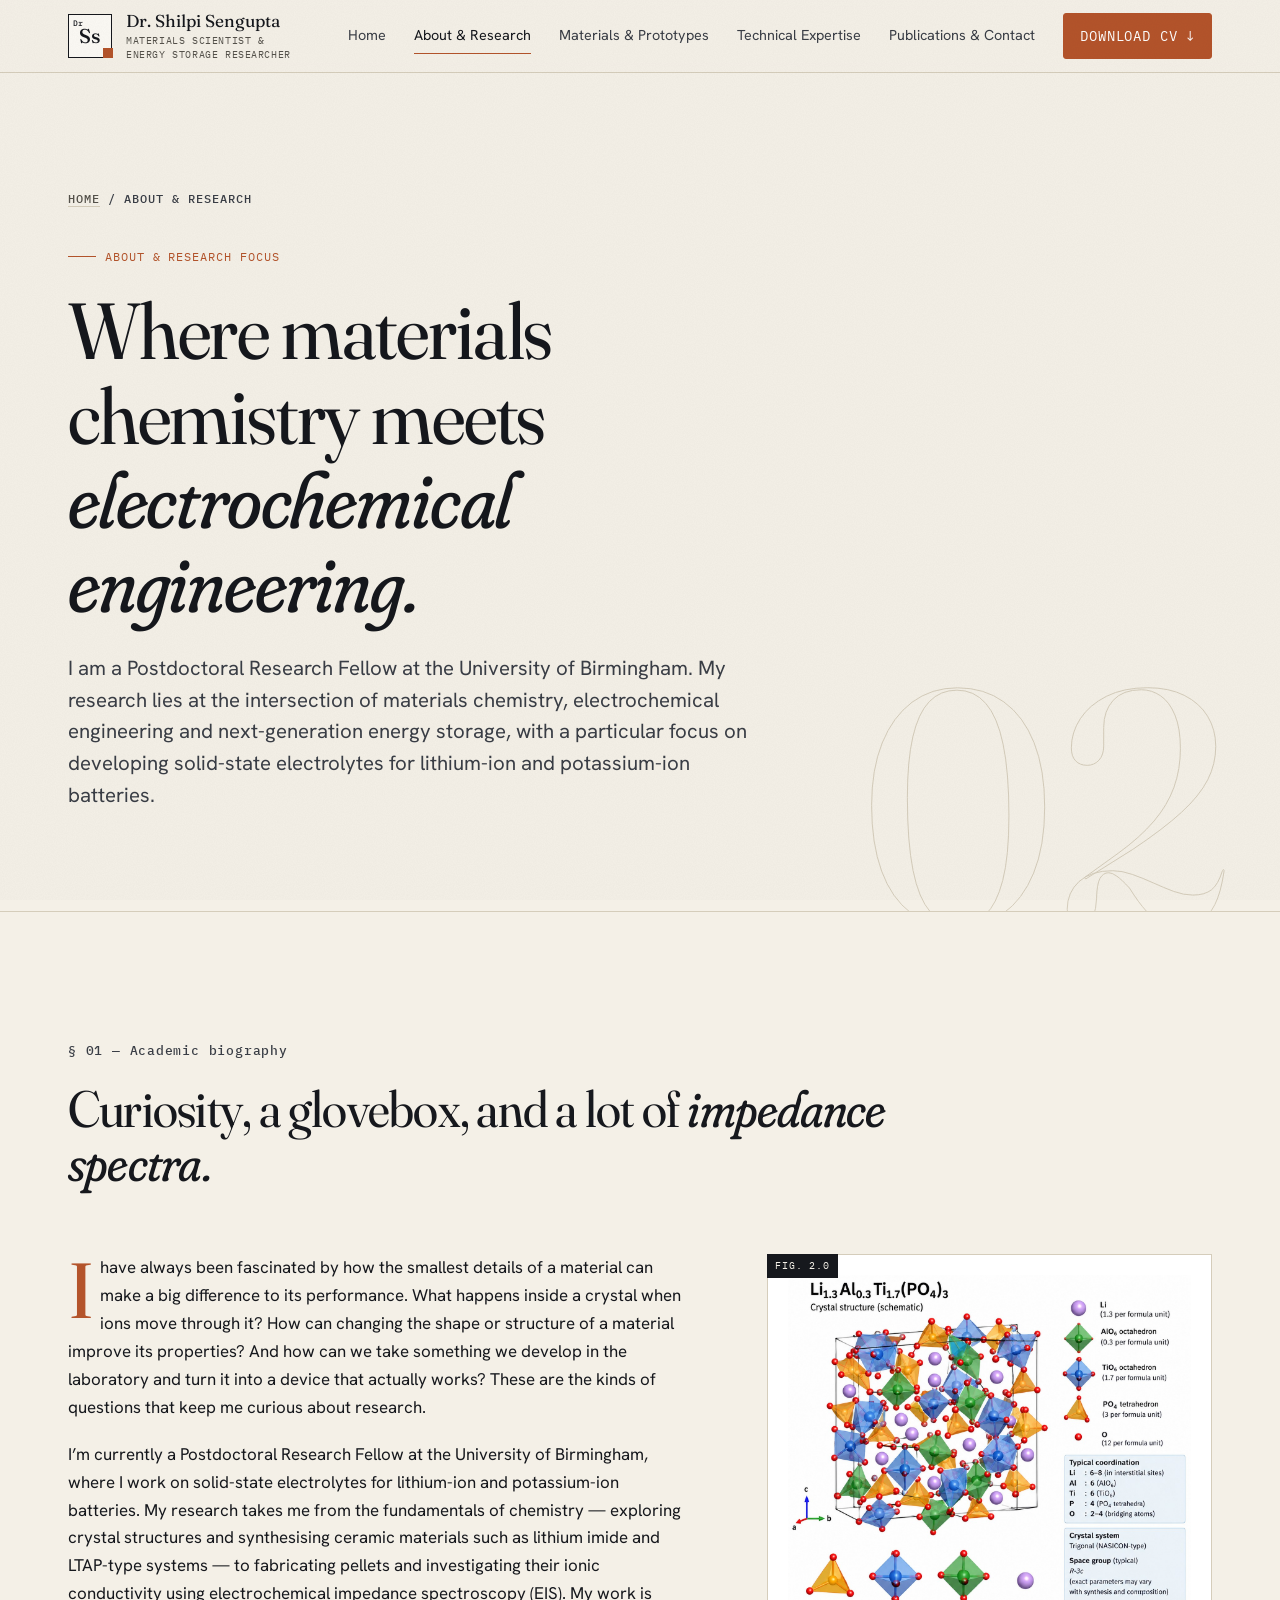
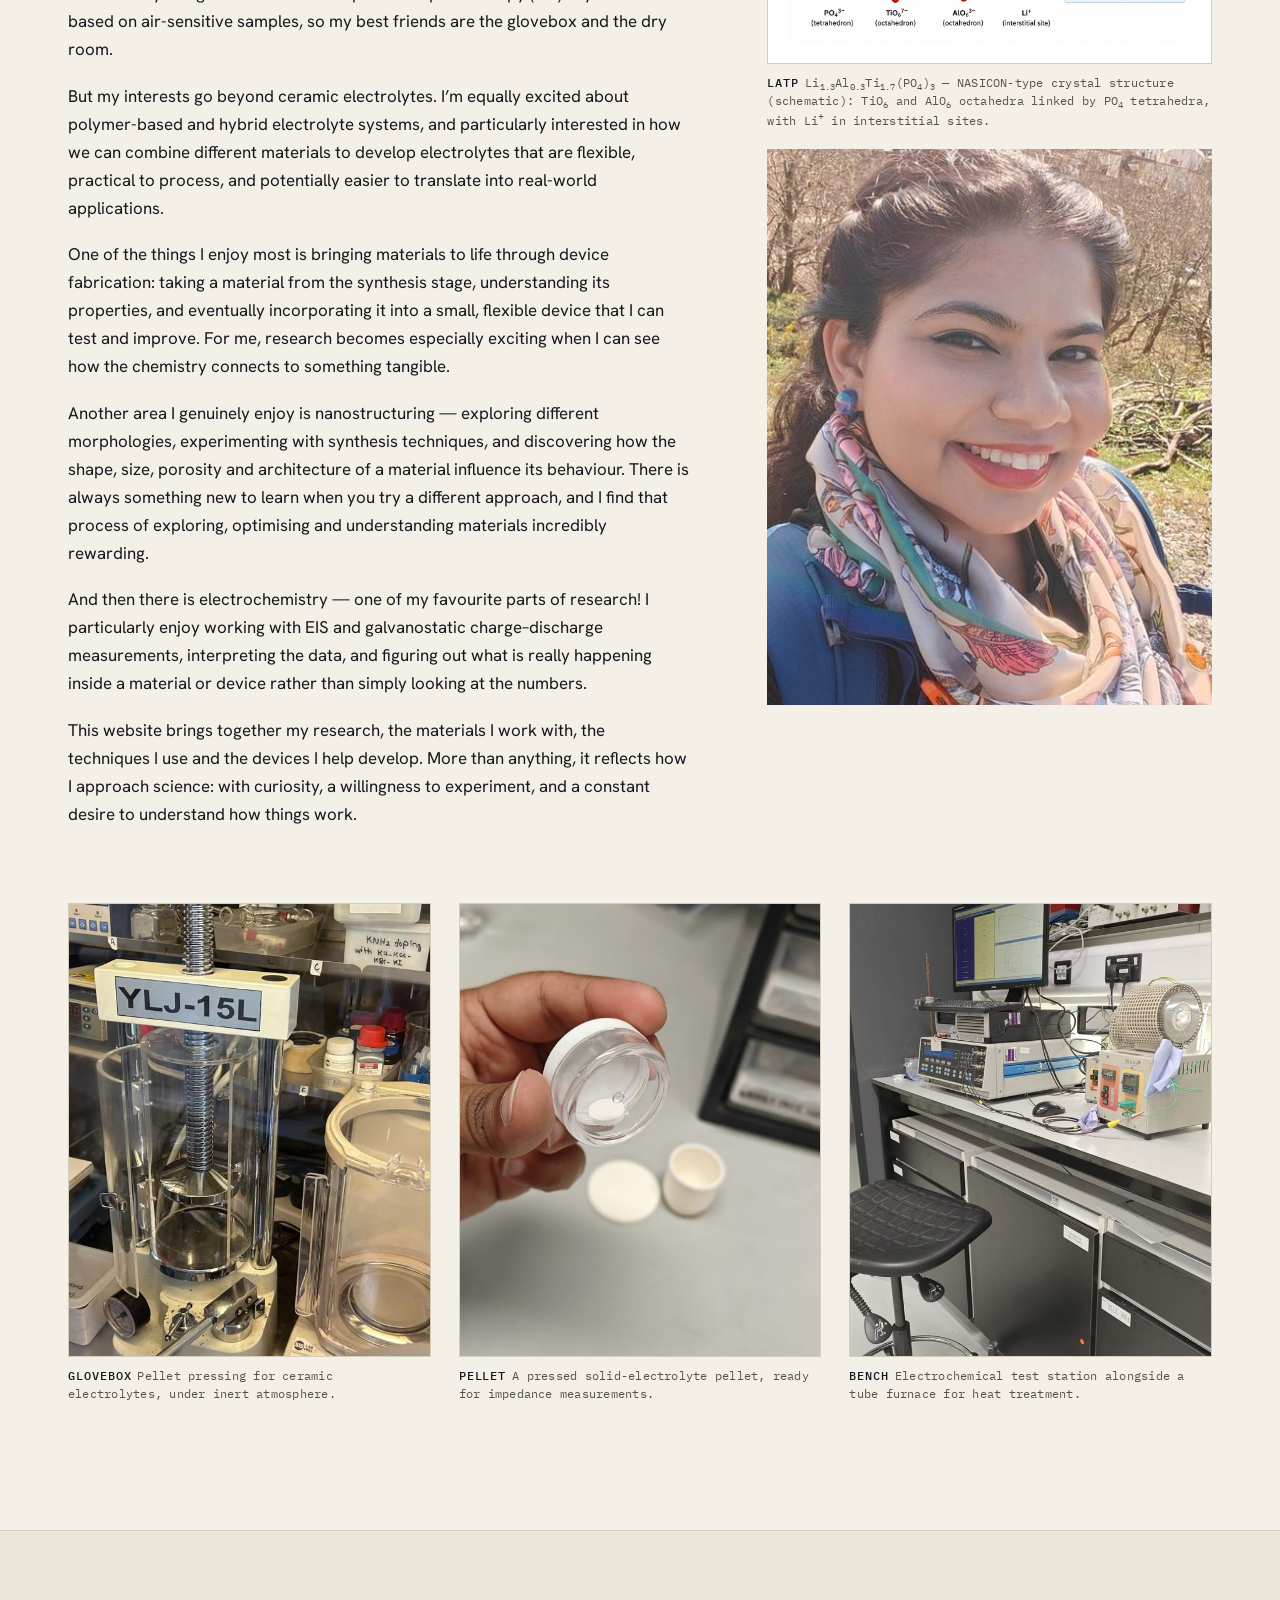
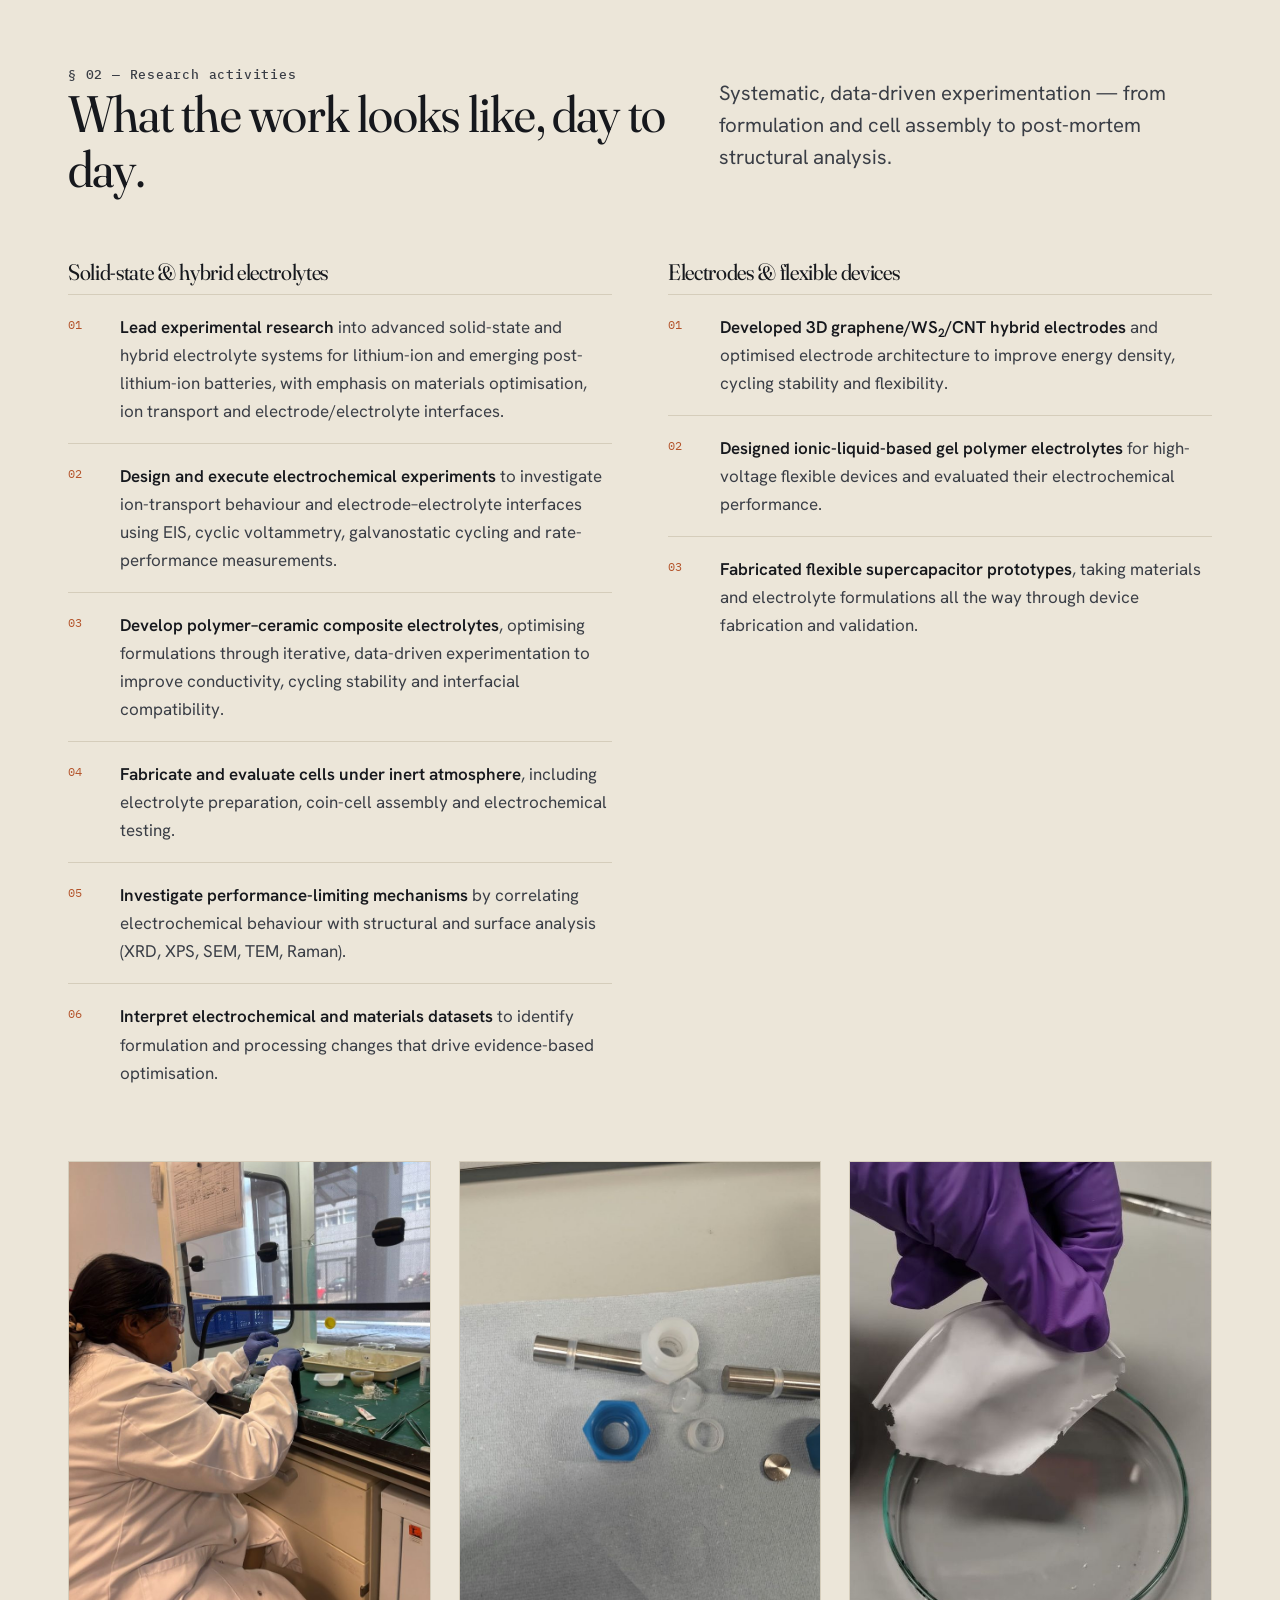
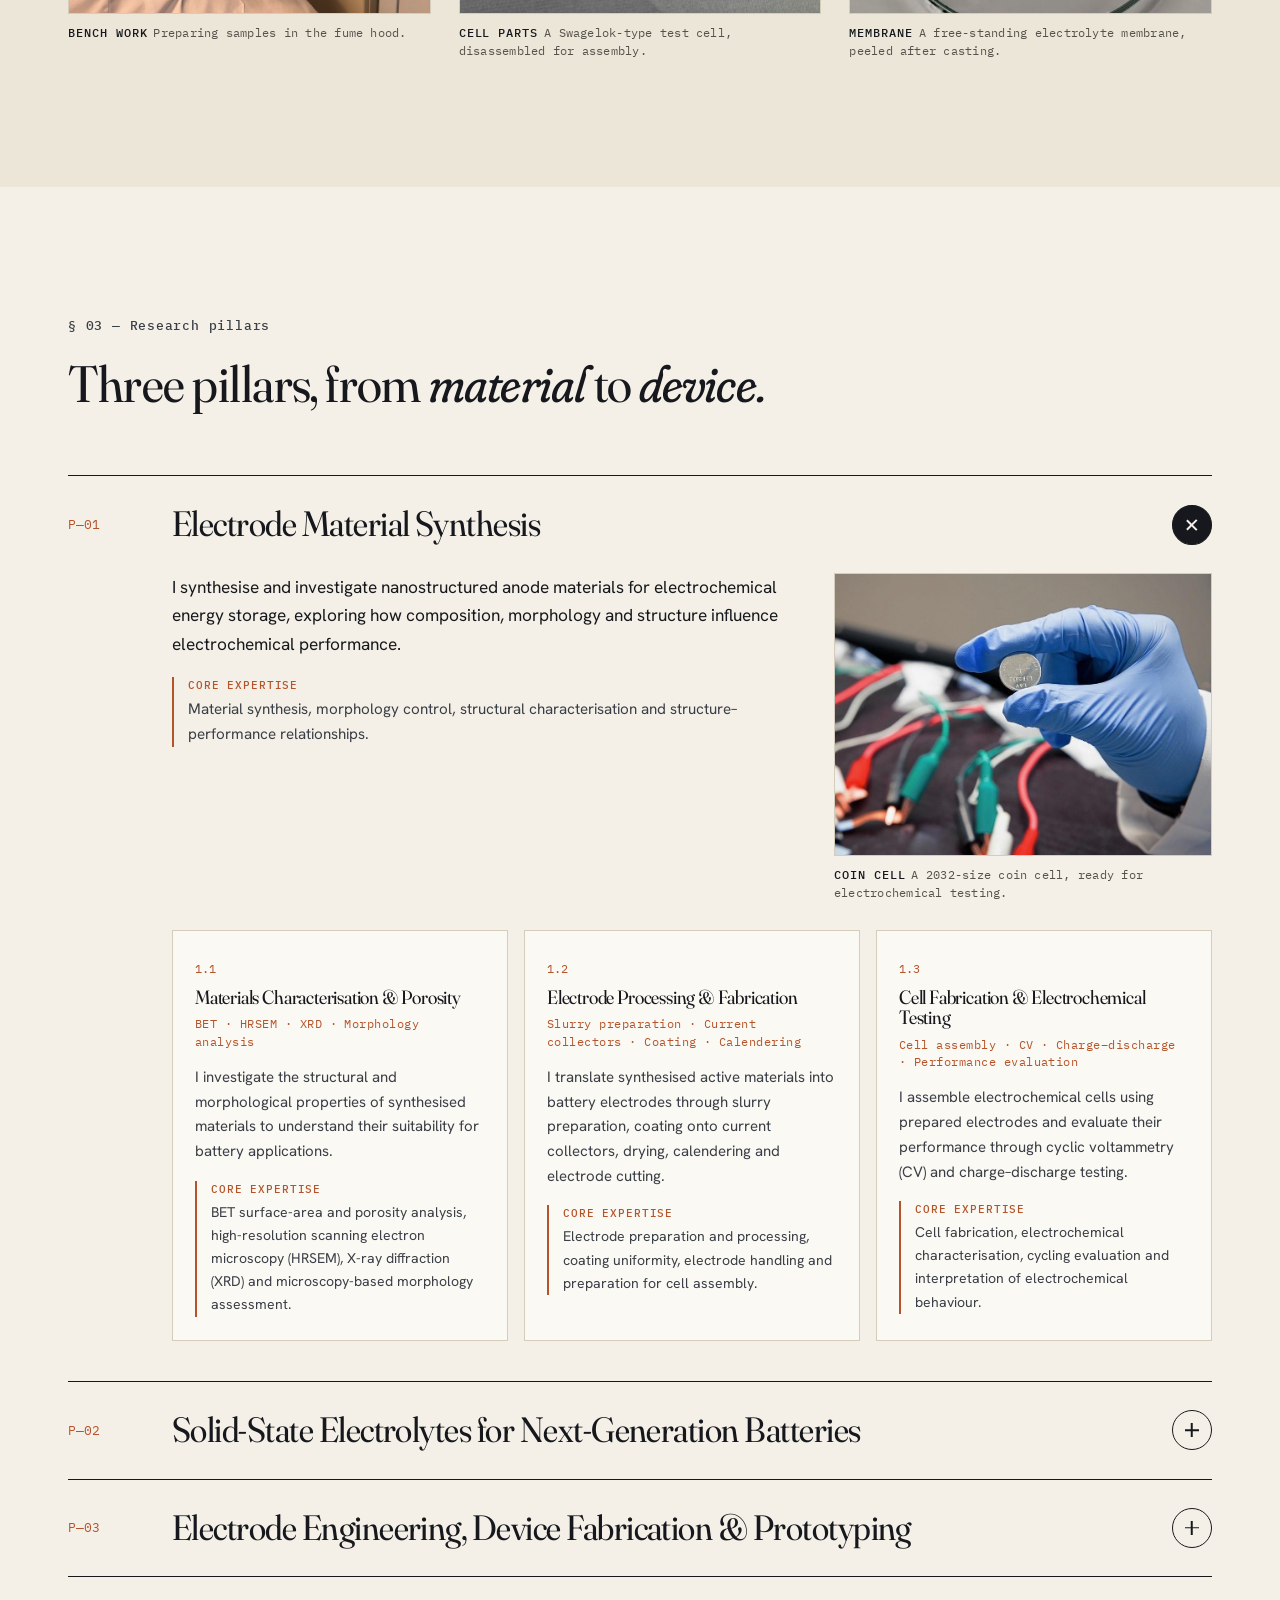
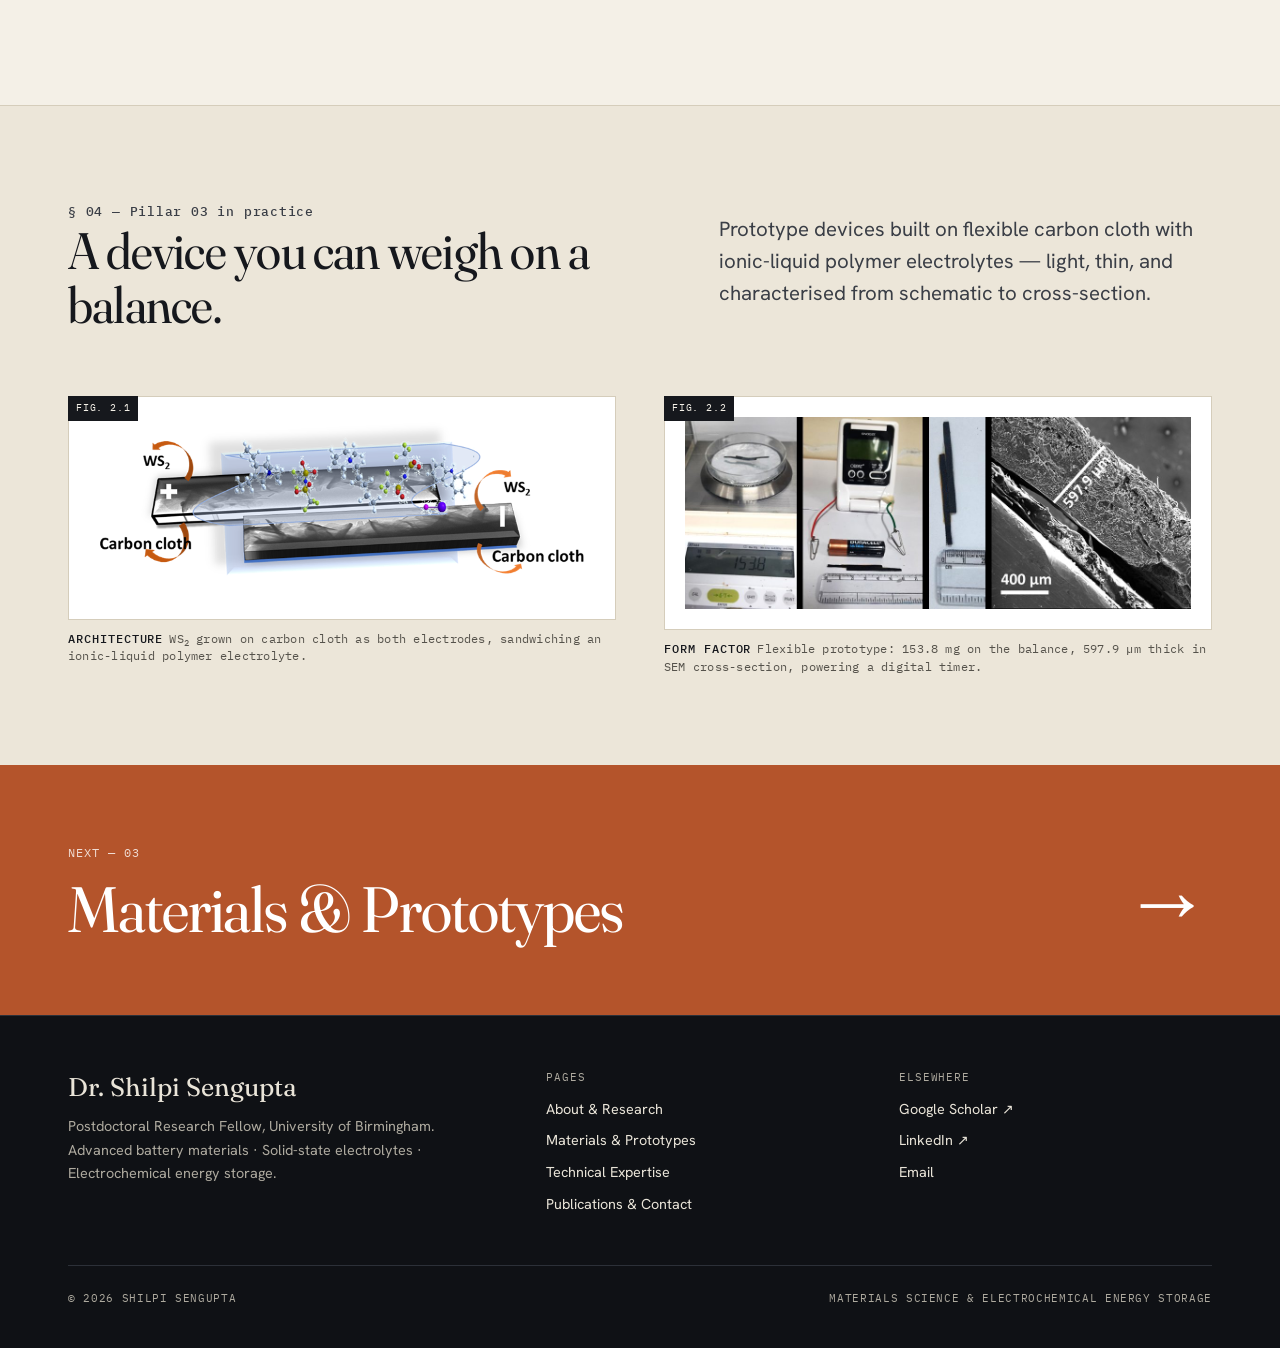
<file: research.html>
<!doctype html>
<html lang="en" class="no-js">
<head>
  <meta charset="utf-8">
  <meta name="viewport" content="width=device-width, initial-scale=1">
  <title>About &amp; Research — Dr. Shilpi Sengupta</title>
  <meta name="description" content="Biography, research activities and the three core research pillars of Dr. Shilpi Sengupta: solid-state electrolytes, nanostructured electrodes and flexible devices.">
  <meta property="og:title" content="About &amp; Research — Dr. Shilpi Sengupta">
  <meta property="og:description" content="Biography, research activities and the three core research pillars of Dr. Shilpi Sengupta: solid-state electrolytes, nanostructured electrodes and flexible devices.">
  <meta property="og:image" content="assets/img/hero-sem-nanospikes.jpg">
  <meta name="theme-color" content="#0f1115">
  <link rel="icon" href="assets/img/favicon.svg" type="image/svg+xml">
  <link rel="preconnect" href="https://fonts.googleapis.com">
  <link rel="preconnect" href="https://fonts.gstatic.com" crossorigin>
  <link rel="stylesheet" href="https://fonts.googleapis.com/css2?family=Fraunces:ital,opsz,wght,SOFT@0,9..144,300..600,0..100;1,9..144,300..600,0..100&family=Hanken+Grotesk:wght@400;500;600&family=IBM+Plex+Mono:wght@400;500&display=swap">
  <link rel="stylesheet" href="assets/css/style.css">
</head>
<body>
<a class="skip" href="#main">Skip to content</a>

<header class="site-header">
  <div class="wrap">
    <a class="brand" href="index.html" aria-label="Dr. Shilpi Sengupta — home">
      <span class="brand-tile" aria-hidden="true">Ss</span>
      <span class="brand-text">
        <span class="brand-name">Dr. Shilpi Sengupta</span>
        <span class="brand-role">Materials Scientist &amp;<br>Energy Storage Researcher</span>
      </span>
    </a>
    <button class="nav-toggle" type="button" aria-label="Menu" aria-expanded="false" aria-controls="nav"><span></span></button>
    <nav class="nav" id="nav" aria-label="Main">
      <a href="index.html">Home</a>
      <a href="research.html" aria-current="page">About &amp; Research</a>
      <a href="materials.html">Materials &amp; Prototypes</a>
      <a href="expertise.html">Technical Expertise</a>
      <a href="contact.html">Publications &amp; Contact</a>
      <a class="btn btn--copper" href="assets/docs/CV_Shilpi_Sengupta.pdf" download>Download CV <span class="arr">↓</span></a>
    </nav>
  </div>
</header>

<main id="main">

  <section class="page-hero">
    <span class="page-hero-index" aria-hidden="true">02</span>
    <div class="wrap load">
      <div class="crumbs"><a href="index.html">Home</a> / About &amp; Research</div>
      <span class="eyebrow">About &amp; research focus</span>
      <h1>Where materials chemistry meets <em>electrochemical engineering.</em></h1>
      <p class="lede">I am a Postdoctoral Research Fellow at the University of Birmingham. My research lies at the intersection of materials chemistry, electrochemical engineering and next-generation energy storage, with a particular focus on developing solid-state electrolytes for lithium-ion and potassium-ion batteries.</p>
    </div>
  </section>

  <!-- BIOGRAPHY -->
  <section class="section" id="biography">
    <div class="wrap">
      <div class="section-head">
        <span class="sec-num reveal">§ 01 — Academic biography</span>
        <h2 class="reveal">Curiosity, a glovebox, and a lot of <em>impedance spectra.</em></h2>
      </div>
      <div class="bio">
        <div class="bio-text reveal">
          <p>I have always been fascinated by how the smallest details of a material can make a big difference to its performance. What happens inside a crystal when ions move through it? How can changing the shape or structure of a material improve its properties? And how can we take something we develop in the laboratory and turn it into a device that actually works? These are the kinds of questions that keep me curious about research.</p>
          <p>I’m currently a Postdoctoral Research Fellow at the University of Birmingham, where I work on solid-state electrolytes for lithium-ion and potassium-ion batteries. My research takes me from the fundamentals of chemistry — exploring crystal structures and synthesising ceramic materials such as lithium imide and LTAP-type systems — to fabricating pellets and investigating their ionic conductivity using electrochemical impedance spectroscopy (EIS). My work is based on air-sensitive samples, so my best friends are the glovebox and the dry room.</p>
          <p>But my interests go beyond ceramic electrolytes. I’m equally excited about polymer-based and hybrid electrolyte systems, and particularly interested in how we can combine different materials to develop electrolytes that are flexible, practical to process, and potentially easier to translate into real-world applications.</p>
          <p>One of the things I enjoy most is bringing materials to life through device fabrication: taking a material from the synthesis stage, understanding its properties, and eventually incorporating it into a small, flexible device that I can test and improve. For me, research becomes especially exciting when I can see how the chemistry connects to something tangible.</p>
          <p>Another area I genuinely enjoy is nanostructuring — exploring different morphologies, experimenting with synthesis techniques, and discovering how the shape, size, porosity and architecture of a material influence its behaviour. There is always something new to learn when you try a different approach, and I find that process of exploring, optimising and understanding materials incredibly rewarding.</p>
          <p>And then there is electrochemistry — one of my favourite parts of research! I particularly enjoy working with EIS and galvanostatic charge–discharge measurements, interpreting the data, and figuring out what is really happening inside a material or device rather than simply looking at the numbers.</p>
          <p>This website brings together my research, the materials I work with, the techniques I use and the devices I help develop. More than anything, it reflects how I approach science: with curiosity, a willingness to experiment, and a constant desire to understand how things work.</p>
        </div>
        <aside class="bio-aside">
          <figure class="figure reveal">
            <div class="frame" data-fig="Fig. 2.0"><img class="zoomable" src="assets/img/latp-crystal-structure.jpg" alt="Schematic crystal structure of Li1.3Al0.3Ti1.7(PO4)3: TiO6 and AlO6 octahedra, PO4 tetrahedra and interstitial Li ions in a trigonal NASICON-type framework" loading="lazy" width="1300" height="1188"></div>
            <figcaption class="fig-cap"><b>LATP</b>Li<sub>1.3</sub>Al<sub>0.3</sub>Ti<sub>1.7</sub>(PO<sub>4</sub>)<sub>3</sub> — NASICON-type crystal structure (schematic): TiO<sub>6</sub> and AlO<sub>6</sub> octahedra linked by PO<sub>4</sub> tetrahedra, with Li<sup>+</sup> in interstitial sites.</figcaption>
          </figure>
          <figure class="reveal" data-d="1">
            <img class="tall" src="assets/img/portrait.jpg" alt="Portrait of Shilpi Sengupta outdoors" loading="lazy" width="453" height="1000">
          </figure>
        </aside>
      </div>
      <div class="photo-strip mt-3">
        <figure class="reveal">
          <img class="zoomable" src="assets/img/lab-pellet-press.jpg" alt="Hydraulic pellet press and balance inside a glovebox" loading="lazy" width="1280" height="720">
          <figcaption class="fig-cap"><b>Glovebox</b>Pellet pressing for ceramic electrolytes, under inert atmosphere.</figcaption>
        </figure>
        <figure class="reveal" data-d="1">
          <img class="zoomable" src="assets/img/lab-electrolyte-pellet.jpg" alt="A small white pressed electrolyte pellet in a clear sample container" loading="lazy" width="498" height="1100">
          <figcaption class="fig-cap"><b>Pellet</b>A pressed solid-electrolyte pellet, ready for impedance measurements.</figcaption>
        </figure>
        <figure class="reveal" data-d="2">
          <img class="zoomable" src="assets/img/lab-eis-bench.jpg" alt="Laboratory bench with electrochemical instruments, a computer and a tube furnace" loading="lazy" width="619" height="1100">
          <figcaption class="fig-cap"><b>Bench</b>Electrochemical test station alongside a tube furnace for heat treatment.</figcaption>
        </figure>
      </div>
    </div>
  </section>

  <!-- RESPONSIBILITIES -->
  <section class="section section--alt rule-top">
    <div class="wrap">
      <div class="section-head section-head--split">
        <div>
          <span class="sec-num reveal">§ 02 — Research activities</span>
          <h2 class="reveal">What the work looks like, day to day.</h2>
        </div>
        <p class="lede reveal">Systematic, data-driven experimentation — from formulation and cell assembly to post-mortem structural analysis.</p>
      </div>
      <div class="duties">
        <div class="reveal">
          <h3>Solid-state &amp; hybrid electrolytes</h3>
          <ul class="duty-list">
            <li><strong>Lead experimental research</strong> into advanced solid-state and hybrid electrolyte systems for lithium-ion and emerging post-lithium-ion batteries, with emphasis on materials optimisation, ion transport and electrode/electrolyte interfaces.</li>
            <li><strong>Design and execute electrochemical experiments</strong> to investigate ion-transport behaviour and electrode–electrolyte interfaces using EIS, cyclic voltammetry, galvanostatic cycling and rate-performance measurements.</li>
            <li><strong>Develop polymer–ceramic composite electrolytes</strong>, optimising formulations through iterative, data-driven experimentation to improve conductivity, cycling stability and interfacial compatibility.</li>
            <li><strong>Fabricate and evaluate cells under inert atmosphere</strong>, including electrolyte preparation, coin-cell assembly and electrochemical testing.</li>
            <li><strong>Investigate performance-limiting mechanisms</strong> by correlating electrochemical behaviour with structural and surface analysis (XRD, XPS, SEM, TEM, Raman).</li>
            <li><strong>Interpret electrochemical and materials datasets</strong> to identify formulation and processing changes that drive evidence-based optimisation.</li>
          </ul>
        </div>
        <div class="reveal" data-d="1">
          <h3>Electrodes &amp; flexible devices</h3>
          <ul class="duty-list">
            <li><strong>Developed 3D graphene/WS<sub>2</sub>/CNT hybrid electrodes</strong> and optimised electrode architecture to improve energy density, cycling stability and flexibility.</li>
            <li><strong>Designed ionic-liquid-based gel polymer electrolytes</strong> for high-voltage flexible devices and evaluated their electrochemical performance.</li>
            <li><strong>Fabricated flexible supercapacitor prototypes</strong>, taking materials and electrolyte formulations all the way through device fabrication and validation.</li>
          </ul>
        </div>
      </div>
      <div class="photo-strip mt-3">
        <figure class="reveal">
          <img class="zoomable" src="assets/img/lab-fume-hood.jpg" alt="Shilpi Sengupta in a lab coat and safety glasses preparing samples in a fume hood" loading="lazy" width="825" height="1100">
          <figcaption class="fig-cap"><b>Bench work</b>Preparing samples in the fume hood.</figcaption>
        </figure>
        <figure class="reveal" data-d="1">
          <img class="zoomable" src="assets/img/lab-swagelok-cell.jpg" alt="Disassembled test cell: stainless-steel plungers, plastic body and fittings, and a metal disc" loading="lazy" width="1400" height="1050">
          <figcaption class="fig-cap"><b>Cell parts</b>A Swagelok-type test cell, disassembled for assembly.</figcaption>
        </figure>
        <figure class="reveal" data-d="2">
          <img class="zoomable" src="assets/img/lab-polymer-membrane.jpg" alt="A gloved hand lifting a thin white free-standing membrane from a glass Petri dish" loading="lazy" width="619" height="1100">
          <figcaption class="fig-cap"><b>Membrane</b>A free-standing electrolyte membrane, peeled after casting.</figcaption>
        </figure>
      </div>
    </div>
  </section>

  <!-- PILLARS -->
  <section class="section" id="pillars">
    <div class="wrap">
      <div class="section-head">
        <span class="sec-num reveal">§ 03 — Research pillars</span>
        <h2 class="reveal">Three pillars, from <em>material</em> to <em>device.</em></h2>
      </div>
      <div class="pillars reveal">
        <details class="pillar" open>
          <summary><span class="pillar-num">P—01</span><h3>Electrode Material Synthesis</h3><span class="pillar-icon" aria-hidden="true"></span></summary>
          <div class="pillar-body pillar-body--wide">
            <div>
              <div class="pillar-lead">
                <div>
                  <p class="pillar-intro">I synthesise and investigate nanostructured anode materials for electrochemical energy storage, exploring how composition, morphology and structure influence electrochemical performance.</p>
                  <p class="core"><b>Core expertise</b>Material synthesis, morphology control, structural characterisation and structure–performance relationships.</p>
                </div>
                <figure class="figure">
                  <img class="zoomable pillar-photo" src="assets/img/lab-coin-cell.jpg" alt="A gloved hand holding a 2032-size coin cell above test leads" loading="lazy" width="905" height="669">
                  <figcaption class="fig-cap"><b>Coin cell</b>A 2032-size coin cell, ready for electrochemical testing.</figcaption>
                </figure>
              </div>
              <div class="subpillars">
                <div class="subpillar">
                  <span class="sub-idx">1.1</span>
                  <h4>Materials Characterisation &amp; Porosity</h4>
                  <p class="tags">BET · HRSEM · XRD · Morphology analysis</p>
                  <p>I investigate the structural and morphological properties of synthesised materials to understand their suitability for battery applications.</p>
                  <p class="core"><b>Core expertise</b>BET surface-area and porosity analysis, high-resolution scanning electron microscopy (HRSEM), X-ray diffraction (XRD) and microscopy-based morphology assessment.</p>
                </div>
                <div class="subpillar">
                  <span class="sub-idx">1.2</span>
                  <h4>Electrode Processing &amp; Fabrication</h4>
                  <p class="tags">Slurry preparation · Current collectors · Coating · Calendering</p>
                  <p>I translate synthesised active materials into battery electrodes through slurry preparation, coating onto current collectors, drying, calendering and electrode cutting.</p>
                  <p class="core"><b>Core expertise</b>Electrode preparation and processing, coating uniformity, electrode handling and preparation for cell assembly.</p>
                </div>
                <div class="subpillar">
                  <span class="sub-idx">1.3</span>
                  <h4>Cell Fabrication &amp; Electrochemical Testing</h4>
                  <p class="tags">Cell assembly · CV · Charge–discharge · Performance evaluation</p>
                  <p>I assemble electrochemical cells using prepared electrodes and evaluate their performance through cyclic voltammetry (CV) and charge–discharge testing.</p>
                  <p class="core"><b>Core expertise</b>Cell fabrication, electrochemical characterisation, cycling evaluation and interpretation of electrochemical behaviour.</p>
                </div>
              </div>
            </div>
          </div>
        </details>
        <details class="pillar">
          <summary><span class="pillar-num">P—02</span><h3>Solid-State Electrolytes for Next-Generation Batteries</h3><span class="pillar-icon" aria-hidden="true"></span></summary>
          <div class="pillar-body">
            <div>
              <p class="tags">Materials synthesis · Structural characterisation · Electrochemical testing</p>
              <h4>Research focus</h4>
              <p>Development and characterisation of solid-state electrolyte materials for lithium-ion and potassium-ion battery systems.</p>
            </div>
            <div>
              <h4>My contribution</h4>
              <ol class="contrib-list">
                <li>Synthesised and processed electrolyte materials.</li>
                <li>Investigated crystal structure and phase composition.</li>
                <li>Evaluated ionic conductivity using electrochemical impedance spectroscopy (EIS).</li>
              </ol>
            </div>
          </div>
        </details>
        <details class="pillar">
          <summary><span class="pillar-num">P—03</span><h3>Electrode Engineering, Device Fabrication &amp; Prototyping</h3><span class="pillar-icon" aria-hidden="true"></span></summary>
          <div class="pillar-body pillar-body--wide">
            <div>
              <div class="pillar-cols">
                <p>I work on translating synthesised active materials into functional electrodes and energy-storage devices, from selecting suitable binders and polymers to optimising slurry formulations and coating methods according to the requirements of the application. My experience includes coating electrodes onto current collectors, drying, calendering, electrode cutting and assembling cells for electrochemical evaluation.</p>
                <p>I am interested in developing and prototyping devices by tailoring electrode architecture, polymer selection and processing conditions to achieve the desired performance. For battery systems, I also consider electrode mass loading, areal capacity and the negative-to-positive electrode capacity (N/P) ratio to support balanced cell design and effective utilisation of both electrodes.</p>
              </div>
              <h4 class="mt-1">Core expertise</h4>
              <div class="chips"><span class="chip">Electrode formulation &amp; coating</span><span class="chip">Polymer &amp; binder selection</span><span class="chip">Electrode processing</span><span class="chip">Device prototyping</span><span class="chip">Active-material mass loading</span><span class="chip">N/P ratio &amp; electrode balancing</span><span class="chip">Cell assembly &amp; testing</span></div>
            </div>
          </div>
        </details>
      </div>
    </div>
  </section>

  <!-- PILLAR 3 VISUALS -->
  <section class="section section--tight section--alt rule-top">
    <div class="wrap">
      <div class="section-head section-head--split">
        <div>
          <span class="sec-num reveal">§ 04 — Pillar 03 in practice</span>
          <h2 class="reveal">A device you can weigh on a balance.</h2>
        </div>
        <p class="lede reveal">Prototype devices built on flexible carbon cloth with ionic-liquid polymer electrolytes — light, thin, and characterised from schematic to cross-section.</p>
      </div>
      <div class="grid-2">
        <figure class="figure reveal">
          <div class="frame" data-fig="Fig. 2.1"><img class="zoomable" src="assets/img/ws2-device-schematic.png" alt="Schematic of a symmetric device: WS2 on carbon cloth electrodes separated by an ionic-liquid polymer electrolyte" loading="lazy"></div>
          <figcaption class="fig-cap"><b>Architecture</b>WS<sub>2</sub> grown on carbon cloth as both electrodes, sandwiching an ionic-liquid polymer electrolyte.</figcaption>
        </figure>
        <figure class="figure reveal" data-d="1">
          <div class="frame" data-fig="Fig. 2.2"><img class="zoomable" src="assets/img/device-weight-thickness.jpg" alt="Device on a balance reading 153.8 mg, powering a timer, beside a ruler, and an SEM cross-section showing 597.9 µm thickness" loading="lazy"></div>
          <figcaption class="fig-cap"><b>Form factor</b>Flexible prototype: 153.8 mg on the balance, 597.9 µm thick in SEM cross-section, powering a digital timer.</figcaption>
        </figure>
      </div>
    </div>
  </section>

  <a class="next-band" href="materials.html">
    <div class="wrap">
      <div><span class="kicker">Next — 03</span><h2>Materials &amp; Prototypes</h2></div>
      <span class="arrow" aria-hidden="true">→</span>
    </div>
  </a>

</main>

<footer class="site-footer">
  <div class="wrap">
    <div class="footer-grid">
      <div>
        <div class="footer-brand">Dr. Shilpi Sengupta</div>
        <p>Postdoctoral Research Fellow, University of Birmingham.<br>Advanced battery materials · Solid-state electrolytes · Electrochemical energy storage.</p>
      </div>
      <div>
        <h4>Pages</h4>
        <ul>
          <li><a href="research.html">About &amp; Research</a></li>
          <li><a href="materials.html">Materials &amp; Prototypes</a></li>
          <li><a href="expertise.html">Technical Expertise</a></li>
          <li><a href="contact.html">Publications &amp; Contact</a></li>
        </ul>
      </div>
      <div>
        <h4>Elsewhere</h4>
        <ul>
          <li><a href="https://scholar.google.com/citations?user=WbN7ubYAAAAJ&amp;hl=en" target="_blank" rel="noopener">Google Scholar ↗</a></li>
          <li><a href="https://www.linkedin.com/in/dr-shilpi-sengupta-04b08aa7" target="_blank" rel="noopener">LinkedIn ↗</a></li>
          <li><a href="mailto:sengupta.shilpi081@gmail.com">Email</a></li>
        </ul>
      </div>
    </div>
    <div class="footer-base"><span>© <span id="year">2026</span> Shilpi Sengupta</span><span>Materials Science &amp; Electrochemical Energy Storage</span></div>
  </div>
</footer>

<script src="assets/js/main.js"></script>
</body>
</html>
</file>
<file: assets/css/style.css>
/* ==========================================================================
   Dr. Shilpi Sengupta — research portfolio
   Aesthetic: laboratory journal. Warm paper, graphite ink, electrode copper.
   ========================================================================== */

:root {
  --paper: #f4f0e7;
  --paper-2: #ece6d9;
  --paper-3: #e2dac9;
  --card: #fbf9f4;
  --ink: #16181d;
  --ink-2: #3a3e46;
  --muted: #55524b;
  --rule: #d5cdbb;
  --copper: #b4542b;
  --copper-deep: #8f3d1b;
  --copper-soft: #e8c7b2;
  --ion: #1f5a6e;
  --night: #0f1115;
  --night-2: #191c22;
  --night-rule: #2c3038;
  --night-text: #e9e4d8;
  --night-muted: #aeaa9f;

  --f-display: "Fraunces", "Iowan Old Style", Georgia, serif;
  --f-body: "Hanken Grotesk", "Helvetica Neue", Helvetica, sans-serif;
  --f-mono: "IBM Plex Mono", ui-monospace, Menlo, monospace;

  --max: 1240px;
  --gutter: clamp(16px, 4vw, 48px);
  --radius: 3px;
  --ease: cubic-bezier(.2, .7, .2, 1);
}

*, *::before, *::after { box-sizing: border-box; }
html { scroll-behavior: smooth; -webkit-text-size-adjust: 100%; }
body {
  margin: 0;
  background: var(--paper);
  color: var(--ink);
  font-family: var(--f-body);
  font-size: 17px;
  line-height: 1.65;
  -webkit-font-smoothing: antialiased;
  overflow-x: hidden;
}
/* fine paper grain */
body::before {
  content: "";
  position: fixed; inset: 0;
  pointer-events: none; z-index: 100;
  opacity: .35;
  background-image: url("data:image/svg+xml;utf8,<svg xmlns='http://www.w3.org/2000/svg' width='160' height='160'><filter id='n'><feTurbulence type='fractalNoise' baseFrequency='.9' numOctaves='2' stitchTiles='stitch'/><feColorMatrix values='0 0 0 0 0  0 0 0 0 0  0 0 0 0 0  0 0 0 .07 0'/></filter><rect width='100%' height='100%' filter='url(%23n)'/></svg>");
}

img { max-width: 100%; height: auto; display: block; }
a { color: inherit; }
sub { font-size: .72em; line-height: 0; }
::selection { background: var(--copper); color: var(--paper); }
:focus-visible { outline: 2px solid var(--copper); outline-offset: 3px; }

.wrap { width: 100%; max-width: var(--max); margin: 0 auto; padding: 0 var(--gutter); }
.skip { position: absolute; left: -999px; top: 8px; background: var(--ink); color: var(--paper); padding: 8px 14px; z-index: 200; }
.skip:focus { left: 8px; }

/* ---------- type ---------- */
h1, h2, h3, h4 {
  font-family: var(--f-display);
  font-weight: 400;
  font-variation-settings: "opsz" 144, "SOFT" 30;
  line-height: 1.06;
  letter-spacing: -.015em;
  margin: 0;
}
h1 { font-size: clamp(2.6rem, 6.2vw, 5.4rem); }
h2 { font-size: clamp(2rem, 4vw, 3.3rem); }
h3 { font-size: clamp(1.35rem, 2vw, 1.7rem); line-height: 1.15; }
h4 { font-size: 1.15rem; }
em, .it { font-style: italic; font-variation-settings: "opsz" 144, "SOFT" 100; }
p { margin: 0 0 1.1em; }
.lede { font-size: clamp(1.1rem, 1.6vw, 1.3rem); line-height: 1.55; color: var(--ink-2); max-width: 62ch; }

.mono, .eyebrow, .tag, .fig-cap, .kicker {
  font-family: var(--f-mono);
  font-size: .74rem;
  letter-spacing: .08em;
  text-transform: uppercase;
}
.eyebrow { color: var(--copper); display: inline-flex; align-items: center; gap: .75em; margin-bottom: 1.4rem; }
.eyebrow::before { content: ""; width: 28px; height: 1px; background: currentColor; }

/* ---------- buttons ---------- */
.btn {
  --bg: var(--ink); --fg: var(--paper);
  display: inline-flex; align-items: center; gap: .6em;
  padding: .85em 1.35em;
  background: var(--bg); color: var(--fg);
  border: 1px solid var(--bg);
  border-radius: var(--radius);
  font-family: var(--f-mono); font-size: .78rem; letter-spacing: .06em; text-transform: uppercase;
  text-decoration: none; cursor: pointer;
  transition: background .25s var(--ease), color .25s var(--ease), border-color .25s, transform .25s var(--ease);
}
.btn:hover { transform: translateY(-2px); }
.btn .arr { transition: transform .25s var(--ease); }
.btn:hover .arr { transform: translateX(4px); }
.btn--copper { --bg: var(--copper); --fg: #fff; }
.btn--copper:hover { --bg: var(--copper-deep); }
.btn--ghost { background: transparent; color: var(--ink); border-color: var(--ink); }
.btn--ghost:hover { background: var(--ink); color: var(--paper); }
.on-dark .btn--ghost { color: var(--night-text); border-color: var(--night-muted); }
.on-dark .btn--ghost:hover { background: var(--night-text); color: var(--night); border-color: var(--night-text); }
.link-arrow {
  font-family: var(--f-mono); font-size: .78rem; letter-spacing: .06em; text-transform: uppercase;
  color: var(--copper); text-decoration: none; border-bottom: 1px solid currentColor; padding-bottom: 2px;
}
.link-arrow:hover { color: var(--copper-deep); }

/* ---------- header ---------- */
.site-header {
  position: sticky; top: 0; z-index: 50;
  border-bottom: 1px solid var(--rule);
}
/* The frosted backdrop lives on a pseudo-element: backdrop-filter on the header itself
   would make it the containing block for the fixed mobile menu and clip the menu to 72px. */
.site-header::before {
  content: ""; position: absolute; inset: 0; z-index: -1;
  background: color-mix(in srgb, var(--paper) 88%, transparent);
  backdrop-filter: blur(10px) saturate(1.2);
  -webkit-backdrop-filter: blur(10px) saturate(1.2);
}
.site-header .wrap { display: flex; align-items: center; gap: 24px; height: 72px; }
.brand { display: flex; align-items: center; gap: 14px; text-decoration: none; flex: none; }
.brand-tile {
  position: relative; flex: none;
  width: 44px; height: 44px;
  border: 1.5px solid var(--ink);
  display: grid; place-items: center;
  font-family: var(--f-display); font-size: 1.25rem; font-weight: 500; letter-spacing: -.02em;
  background: var(--card);
}
.brand-tile::before { content: "Dr"; position: absolute; top: 2px; left: 4px; font-family: var(--f-mono); font-size: .5rem; letter-spacing: 0; }
.brand-tile::after { content: ""; position: absolute; right: -1.5px; bottom: -1.5px; width: 10px; height: 10px; background: var(--copper); }
.brand-text { display: flex; flex-direction: column; line-height: 1.2; min-width: 0; }
.brand-name { font-family: var(--f-display); font-size: 1.08rem; white-space: nowrap; }
.brand-role { font-family: var(--f-mono); font-size: .62rem; line-height: 1.35; letter-spacing: .06em; text-transform: uppercase; color: var(--muted); white-space: nowrap; margin-top: 3px; }

.nav { margin-left: auto; display: flex; align-items: center; gap: 4px; }
.nav a {
  position: relative;
  font-size: .9rem; text-decoration: none; color: var(--ink-2);
  padding: 8px 12px; white-space: nowrap;
  transition: color .2s;
}
.nav a::after {
  content: ""; position: absolute; left: 12px; right: 12px; bottom: 2px; height: 1px;
  background: var(--copper); transform: scaleX(0); transform-origin: left; transition: transform .3s var(--ease);
}
.nav a:hover { color: var(--ink); }
.nav a:hover::after, .nav a[aria-current="page"]::after { transform: scaleX(1); }
.nav a[aria-current="page"] { color: var(--ink); }
.nav .btn { margin-left: 12px; padding: .7em 1.1em; white-space: nowrap; }
.nav .btn, .nav .btn:hover { color: var(--fg); }
.nav .btn::after { display: none; }

.nav-toggle {
  display: none; margin-left: auto;
  width: 44px; height: 44px; border: 1px solid var(--rule); background: var(--card); border-radius: var(--radius);
  cursor: pointer; position: relative;
}
.nav-toggle span, .nav-toggle span::before, .nav-toggle span::after {
  position: absolute; left: 12px; width: 18px; height: 1.5px; background: var(--ink); content: ""; transition: transform .3s var(--ease), opacity .2s;
}
.nav-toggle span { top: 21px; }
.nav-toggle span::before { top: -6px; left: 0; }
.nav-toggle span::after { top: 6px; left: 0; }
.nav-open .nav-toggle span { background: transparent; }
.nav-open .nav-toggle span::before { transform: translateY(6px) rotate(45deg); }
.nav-open .nav-toggle span::after { transform: translateY(-6px) rotate(-45deg); }

@media (max-width: 1240px) {
  .nav-toggle { display: block; }
  .nav {
    position: fixed; top: 72px; left: 0; right: 0; bottom: 0;
    flex-direction: column; align-items: stretch; gap: 0;
    background: var(--paper); padding: 16px var(--gutter) 40px;
    transform: translateY(-8px); opacity: 0; visibility: hidden;
    transition: opacity .25s, transform .3s var(--ease), visibility .25s;
    overflow-y: auto;
  }
  .nav-open .nav { opacity: 1; visibility: visible; transform: none; }
  .nav a { font-family: var(--f-display); font-size: 1.8rem; padding: 14px 0; border-bottom: 1px solid var(--rule); }
  .nav a::after { display: none; }
  .nav a[aria-current="page"] { color: var(--copper); }
  .nav .btn { margin: 24px 0 0; justify-content: center; font-family: var(--f-mono); font-size: .85rem; padding: 1.1em; border-bottom: 1px solid var(--bg); }
  body.nav-open { overflow: hidden; }
}
@media (max-width: 520px) { .brand-role { display: none; } }

/* ---------- sections ---------- */
.section { padding: clamp(72px, 10vw, 140px) 0; position: relative; }
.section--tight { padding: clamp(56px, 7vw, 96px) 0; }
.section--alt { background: var(--paper-2); }
.section--dark { background: var(--night); color: var(--night-text); }
.section--dark .lede, .section--dark p { color: #c9c4b8; }
.section-head { display: grid; grid-template-columns: 1fr; gap: 20px; margin-bottom: clamp(40px, 5vw, 72px); max-width: 860px; }
.section-head--split { max-width: none; grid-template-columns: minmax(0, 1.1fr) minmax(0, .9fr); align-items: end; gap: 48px; }
@media (max-width: 860px) { .section-head--split { grid-template-columns: 1fr; gap: 20px; } }
.sec-num { font-family: var(--f-mono); font-size: .82rem; font-weight: 500; letter-spacing: .06em; color: var(--ink-2); }
.section--dark .sec-num { color: #c9c4b8; }

.rule-top { border-top: 1px solid var(--rule); }

/* ---------- HOME hero ---------- */
.hero {
  position: relative;
  background: var(--night);
  color: var(--night-text);
  overflow: hidden;
  isolation: isolate;
}
.hero-grid {
  display: grid;
  grid-template-columns: minmax(0, 1.05fr) minmax(0, .95fr);
  min-height: min(calc(100svh - 72px - 64px), 820px);
}
.hero-copy {
  padding: clamp(56px, 8vw, 120px) var(--gutter) clamp(48px, 6vw, 88px);
  padding-left: max(var(--gutter), calc((100vw - var(--max)) / 2 + var(--gutter)));
  display: flex; flex-direction: column; justify-content: center;
  position: relative; z-index: 2;
}
.hero .eyebrow { color: var(--copper-soft); }
.hero h1 { color: #f5f1e8; max-width: 13ch; }
.hero h1 em { color: #e4936a; }
.hero-sub { margin: 28px 0 40px; color: #bdb8ac; font-size: clamp(1.02rem, 1.4vw, 1.18rem); max-width: 54ch; }
.hero-sub strong { color: var(--night-text); font-weight: 500; }
.hero-actions { display: flex; flex-wrap: wrap; gap: 12px; }

.hero-visual { position: relative; min-height: 420px; overflow: hidden; }
.hero-visual img {
  position: absolute; inset: 0; width: 100%; height: 100%; object-fit: cover;
  filter: grayscale(1) contrast(1.15) brightness(.9);
  animation: slowzoom 24s ease-in-out infinite alternate;
}
.hero-visual::before { /* copper duotone wash */
  content: ""; position: absolute; inset: 0; z-index: 1;
  background: linear-gradient(140deg, rgba(180,84,43,.55), rgba(31,90,110,.35));
  mix-blend-mode: color;
}
.hero-visual::after { /* fade into copy column */
  content: ""; position: absolute; inset: 0; z-index: 1;
  background: linear-gradient(90deg, var(--night) 0%, rgba(15,17,21,.6) 22%, rgba(15,17,21,0) 55%),
              linear-gradient(0deg, rgba(15,17,21,.75), rgba(15,17,21,0) 35%);
}
@keyframes slowzoom { from { transform: scale(1.02); } to { transform: scale(1.12) translate(-1.5%, -1%); } }

.hud { position: absolute; z-index: 2; font-family: var(--f-mono); font-size: .66rem; letter-spacing: .1em; text-transform: uppercase; color: rgba(233,228,216,.75); }
.hud--tl { top: 24px; right: 24px; text-align: right; }
.hud--br { bottom: 24px; right: 24px; display: flex; flex-direction: column; align-items: flex-end; gap: 6px; }
.hud .unit { text-transform: none; }
.hud .scalebar { width: 110px; height: 6px; border: 1.5px solid rgba(233,228,216,.85); border-top: 0; }
.crosshair { position: absolute; z-index: 2; width: 18px; height: 18px; border-color: rgba(233,228,216,.5); border-style: solid; }
.crosshair.c1 { top: 16px; left: 16px; border-width: 1px 0 0 1px; }
.crosshair.c2 { bottom: 16px; left: 16px; border-width: 0 0 1px 1px; }
.crosshair.c3 { top: 16px; right: 16px; border-width: 1px 1px 0 0; }
.crosshair.c4 { bottom: 16px; right: 16px; border-width: 0 1px 1px 0; }

/* voltage-window ruler under the hero */
.vruler {
  position: relative; height: 64px;
  background: var(--night-2);
  border-top: 1px solid var(--night-rule);
  color: var(--night-muted);
  font-family: var(--f-mono); font-size: .66rem; letter-spacing: .08em;
  overflow: hidden;
}
.vruler .wrap { height: 100%; display: flex; align-items: center; gap: 20px; }
.vruler-label { white-space: nowrap; text-transform: uppercase; }
.vruler-label b { color: #e4936a; font-weight: 500; }
.vruler-track { position: relative; flex: 1; height: 26px; }
.vruler-ticks {
  position: absolute; inset: 0;
  background-image: linear-gradient(90deg, var(--night-rule) 1px, transparent 1px);
  background-size: calc(100% / 59) 8px; background-repeat: repeat-x; background-position: 0 100%;
}
.vruler-major { position: absolute; inset: 0; display: flex; justify-content: space-between; }
.vruler-major span { position: relative; padding-top: 0; transform: translateX(-50%); }
.vruler-major span:first-child { transform: none; }
.vruler-major span:last-child { transform: translateX(-100%); }
.vruler-fill {
  position: absolute; left: 0; bottom: 0; height: 2px; width: 100%;
  background: linear-gradient(90deg, var(--ion), var(--copper) 70%, #e4936a);
  transform-origin: left; transform: scaleX(0);
  animation: fill 2.4s 0.6s var(--ease) forwards;
}
.vruler-fill::after {
  content: ""; position: absolute; right: -4px; top: -3px; width: 8px; height: 8px; border-radius: 50%;
  background: #e4936a; box-shadow: 0 0 12px 3px rgba(228,147,106,.6);
}
@keyframes fill { to { transform: scaleX(1); } }
@media (max-width: 640px) { .vruler-major span:nth-child(even) { visibility: hidden; } }

@media (max-width: 900px) {
  .hero-grid { grid-template-columns: 1fr; min-height: 0; max-height: none; }
  .hero-visual { order: -1; min-height: 260px; height: min(42vh, 380px); }
  .hero-visual::after { background: linear-gradient(0deg, var(--night) 0%, rgba(15,17,21,0) 60%); }
  .hero-copy { padding-top: 8px; }
}

/* ---------- inner page hero ---------- */
.page-hero {
  position: relative; overflow: hidden;
  padding: clamp(64px, 9vw, 128px) 0 clamp(48px, 6vw, 80px);
  border-bottom: 1px solid var(--rule);
}
.page-hero .wrap { position: relative; z-index: 1; }
.page-hero h1 { max-width: 16ch; }
.page-hero .lede { margin-top: 28px; }
.page-hero-index {
  position: absolute; right: var(--gutter); bottom: -0.18em; z-index: 0;
  font-family: var(--f-display); font-size: clamp(9rem, 26vw, 22rem); line-height: 1;
  color: transparent; -webkit-text-stroke: 1px var(--rule);
  font-variation-settings: "opsz" 144, "SOFT" 0;
  pointer-events: none; user-select: none;
}
.crumbs { font-family: var(--f-mono); font-size: .78rem; font-weight: 500; letter-spacing: .08em; text-transform: uppercase; color: var(--ink-2); margin-bottom: 28px; }
.crumbs a { text-decoration: none; color: var(--muted); border-bottom: 1px solid var(--rule); }
.crumbs a:hover { color: var(--copper); }

/* ---------- intro / hello ---------- */
.hello { display: grid; grid-template-columns: minmax(0, 5fr) minmax(0, 7fr); gap: clamp(40px, 6vw, 96px); align-items: start; }
.hello-photos { position: relative; aspect-ratio: 4 / 5; }
.hello-photos figure { margin: 0; position: absolute; overflow: hidden; background: var(--paper-3); }
.hello-photos .p1 { inset: 0 22% 14% 0; }
.hello-photos .p2 { width: 46%; aspect-ratio: 9 / 13; right: 0; bottom: 0; border: 6px solid var(--paper); box-shadow: 0 20px 40px -20px rgba(0,0,0,.35); }
.hello-photos img { width: 100%; height: 100%; object-fit: cover; }
.hello-photos .stamp {
  position: absolute; left: -14px; bottom: 6%; z-index: 2;
  background: var(--ink); color: var(--paper);
  font-family: var(--f-mono); font-size: .66rem; letter-spacing: .08em; text-transform: uppercase;
  padding: 8px 12px; transform: rotate(-3deg);
}
.hello-copy h2 { margin-bottom: 12px; }
.hello-copy h2 em { color: var(--copper); }
.hello-copy .lede { margin-bottom: 32px; }
.hello-copy .closing {
  margin-top: 32px; padding-top: 24px; border-top: 1px solid var(--rule);
  font-family: var(--f-display); font-size: clamp(1.3rem, 2vw, 1.6rem); line-height: 1.35; font-style: italic;
  font-variation-settings: "opsz" 144, "SOFT" 100;
}
@media (max-width: 860px) { .hello { grid-template-columns: 1fr; } .hello-photos { max-width: 460px; } }

/* ---------- research cards (element tiles) ---------- */
.cards { display: grid; grid-template-columns: repeat(3, minmax(0, 1fr)); gap: 0; border: 1px solid var(--ink); }
.card {
  position: relative; display: flex; flex-direction: column;
  padding: 28px 28px 32px;
  background: var(--card);
  border-right: 1px solid var(--ink);
  text-decoration: none;
  overflow: hidden;
  transition: background .35s var(--ease), color .35s var(--ease);
}
.card:last-child { border-right: 0; }
.card-top { display: flex; justify-content: space-between; align-items: flex-start; margin-bottom: 40px; font-family: var(--f-mono); font-size: .72rem; letter-spacing: .06em; color: var(--muted); }
.card-symbol { font-family: var(--f-display); font-size: 4.2rem; line-height: .9; letter-spacing: -.03em; margin-bottom: 8px; transition: color .35s; }
.card h3 { margin-bottom: 14px; }
.card p { color: var(--ink-2); font-size: .98rem; margin-bottom: 24px; transition: color .35s; }
.card .card-visual { margin-top: auto; aspect-ratio: 16 / 9; overflow: hidden; background: #fff; border: 1px solid var(--rule); }
.card .card-visual img { width: 100%; height: 100%; object-fit: cover; transition: transform .7s var(--ease); }
.card::before {
  content: ""; position: absolute; left: 0; right: 0; bottom: 0; height: 0; background: var(--ink); z-index: 0;
  transition: height .45s var(--ease);
}
.card > * { position: relative; z-index: 1; }
.card:hover::before { height: 100%; }
.card:hover { color: var(--paper); }
.card:hover p, .card:hover .card-top { color: #b9b4a8; }
.card:hover .card-symbol { color: #e4936a; }
.card:hover .card-visual img { transform: scale(1.06); }
@media (max-width: 900px) {
  .cards { grid-template-columns: 1fr; }
  .card { border-right: 0; border-bottom: 1px solid var(--ink); }
  .card:last-child { border-bottom: 0; }
}

/* ---------- spotlight ---------- */
.spotlight { display: grid; grid-template-columns: minmax(0, 1fr) minmax(0, 1fr); gap: clamp(40px, 6vw, 96px); align-items: center; }
.spotlight h2 { font-size: clamp(1.9rem, 3.4vw, 2.9rem); margin-bottom: 24px; }
.spotlight h2 em { color: #e4936a; }
.spot-stats { display: grid; grid-template-columns: repeat(3, minmax(0, 1fr)); margin: 36px 0; border-top: 1px solid var(--night-rule); border-bottom: 1px solid var(--night-rule); }
.spot-stats div { padding: 18px 16px 18px 0; }
.spot-stats div + div { padding-left: 16px; border-left: 1px solid var(--night-rule); }
.spot-stats b { display: block; font-family: var(--f-display); font-weight: 400; font-size: clamp(1.6rem, 2.6vw, 2.2rem); color: #f5f1e8; line-height: 1.1; }
.spot-stats span { font-family: var(--f-mono); font-size: .66rem; letter-spacing: .08em; text-transform: uppercase; color: var(--night-muted); }
.spot-photos { display: grid; grid-template-columns: 1fr 1fr; gap: 16px; align-items: end; }
.spot-photos figure { margin: 0; }
.spot-photos figure:first-child { transform: translateY(-36px); }
.spot-photos img { width: 100%; aspect-ratio: 3 / 4.6; object-fit: cover; border: 1px solid var(--night-rule); }
.spot-photos figcaption { margin-top: 10px; font-family: var(--f-mono); font-size: .66rem; letter-spacing: .06em; text-transform: uppercase; color: var(--night-muted); }
@media (max-width: 900px) { .spotlight { grid-template-columns: 1fr; } .spot-photos figure:first-child { transform: none; } }
@media (max-width: 480px) { .spot-stats { grid-template-columns: 1fr; } .spot-stats div + div { border-left: 0; padding-left: 0; border-top: 1px solid var(--night-rule); } }

/* ---------- quote teaser ---------- */
.quote-block { display: grid; grid-template-columns: auto minmax(0, 1fr); gap: clamp(24px, 4vw, 56px); align-items: start; }
.quote-mark { font-family: var(--f-display); font-size: clamp(6rem, 12vw, 10rem); line-height: .7; color: var(--copper); }
.quote-block blockquote { margin: 0 0 36px; font-family: var(--f-display); font-size: clamp(1.6rem, 3.2vw, 2.6rem); line-height: 1.22; font-variation-settings: "opsz" 144, "SOFT" 50; }
.quote-block blockquote em { color: var(--copper); }

/* ---------- about: biography ---------- */
.bio { display: grid; grid-template-columns: minmax(0, 7fr) minmax(0, 5fr); gap: clamp(40px, 6vw, 96px); }
.bio-text p { font-size: 1.06rem; }
.bio-text p:first-of-type::first-letter {
  float: left; font-family: var(--f-display); font-size: 4.6em; line-height: .82; padding: .06em .08em 0 0; color: var(--copper);
}
.bio-aside { display: flex; flex-direction: column; gap: 20px; position: sticky; top: 100px; align-self: start; }
.bio-aside figure { margin: 0; }
.bio-aside img { width: 100%; object-fit: cover; }
.bio-aside .tall { aspect-ratio: 4 / 5; }
.bio-aside .wide { aspect-ratio: 16 / 9; }
@media (max-width: 900px) { .bio { grid-template-columns: 1fr; } .bio-aside { position: static; display: grid; grid-template-columns: 1fr 1fr; } .bio-aside figure:first-child { grid-column: 1 / -1; } .bio-aside .tall { aspect-ratio: 4 / 5; } }

.fig-cap { color: var(--muted); margin-top: 10px; display: block; text-transform: none; letter-spacing: .02em; font-size: .74rem; line-height: 1.5; }
.fig-cap b { font-weight: 500; color: var(--ink); text-transform: uppercase; letter-spacing: .08em; margin-right: .5em; }
.section--dark .fig-cap { color: var(--night-muted); }
.section--dark .fig-cap b { color: var(--night-text); }

.duties { display: grid; grid-template-columns: repeat(2, minmax(0, 1fr)); gap: 0 56px; }
.duties h3 { grid-column: 1 / -1; font-size: 1.4rem; margin: 0 0 8px; }
.duty-list { list-style: none; padding: 0; margin: 0; counter-reset: d; }
.duty-list li {
  counter-increment: d; position: relative;
  padding: 18px 0 18px 52px; border-top: 1px solid var(--rule); color: var(--ink-2);
}
.duty-list li::before {
  content: counter(d, decimal-leading-zero); position: absolute; left: 0; top: 20px;
  font-family: var(--f-mono); font-size: .72rem; color: var(--copper);
}
.duty-list strong { color: var(--ink); font-weight: 600; }
@media (max-width: 860px) { .duties { grid-template-columns: 1fr; } }

/* ---------- pillars accordion ---------- */
.pillars { border-top: 1px solid var(--ink); }
.pillar { border-bottom: 1px solid var(--ink); }
.pillar summary {
  list-style: none; cursor: pointer;
  display: grid; grid-template-columns: 80px minmax(0, 1fr) auto; gap: 24px; align-items: center;
  padding: 28px 0;
}
.pillar summary::-webkit-details-marker { display: none; }
.pillar-num { font-family: var(--f-mono); font-size: .8rem; color: var(--copper); }
.pillar summary h3 { font-size: clamp(1.4rem, 2.8vw, 2.2rem); transition: color .25s; }
.pillar summary:hover h3 { color: var(--copper); }
.pillar-icon { width: 40px; height: 40px; border: 1px solid var(--ink); border-radius: 50%; position: relative; transition: background .3s, transform .4s var(--ease); }
.pillar-icon::before, .pillar-icon::after { content: ""; position: absolute; left: 50%; top: 50%; width: 14px; height: 1.5px; background: var(--ink); transform: translate(-50%, -50%); transition: background .3s; }
.pillar-icon::after { transform: translate(-50%, -50%) rotate(90deg); }
.pillar[open] .pillar-icon { background: var(--ink); transform: rotate(45deg); }
.pillar[open] .pillar-icon::before, .pillar[open] .pillar-icon::after { background: var(--paper); }
.pillar-body { display: grid; grid-template-columns: 80px minmax(0, 1fr) minmax(0, 1fr); gap: 24px; padding: 0 0 40px; }
.pillar-body > div:first-child { grid-column: 2; }
.pillar-body h4 { font-family: var(--f-mono); font-size: .72rem; letter-spacing: .08em; text-transform: uppercase; color: var(--muted); margin-bottom: 8px; font-weight: 400; }
.pillar-body p { color: var(--ink-2); }
.chips { display: flex; flex-wrap: wrap; gap: 8px; margin-top: 4px; }
.chip { font-family: var(--f-mono); font-size: .76rem; padding: 5px 10px; border: 1px solid var(--rule); background: var(--card); border-radius: 999px; }
@media (max-width: 760px) {
  .pillar summary { grid-template-columns: 44px minmax(0, 1fr) auto; gap: 14px; }
  .pillar-body { grid-template-columns: 1fr; }
  .pillar-body > div:first-child { grid-column: auto; }
}

.pillar-body--wide { grid-template-columns: 80px minmax(0, 1fr); }
.pillar-lead { display: grid; grid-template-columns: minmax(0, 1.25fr) minmax(0, .75fr); gap: 32px; align-items: start; margin-bottom: 28px; }
.pillar-body .pillar-intro { font-size: 1.08rem; color: var(--ink); }
.pillar-photo { width: 100%; aspect-ratio: 4 / 3; object-fit: cover; border: 1px solid var(--rule); }
.core { font-size: .95rem; color: var(--ink-2); border-left: 2px solid var(--copper); padding-left: 14px; }
.core b { display: block; font-family: var(--f-mono); font-size: .68rem; font-weight: 500; letter-spacing: .08em; text-transform: uppercase; color: var(--copper); margin-bottom: 2px; }
.pillar-body .tags { font-family: var(--f-mono); font-size: .74rem; line-height: 1.5; letter-spacing: .04em; color: var(--copper); margin-bottom: 14px; }
.subpillars { display: grid; grid-template-columns: repeat(3, minmax(0, 1fr)); gap: 16px; }
.subpillar { position: relative; background: var(--card); border: 1px solid var(--rule); padding: 22px 22px 8px; }
.subpillar h4 { font-family: var(--f-display); font-size: 1.2rem; font-weight: 400; letter-spacing: -.01em; text-transform: none; color: var(--ink); margin: 6px 0 8px; }
.subpillar p { font-size: .94rem; }
.subpillar .core { font-size: .88rem; }
.sub-idx { font-family: var(--f-mono); font-size: .72rem; color: var(--copper); }
.contrib-list { list-style: none; counter-reset: c; margin: 0; padding: 0; }
.contrib-list li { counter-increment: c; position: relative; padding: 12px 0 12px 40px; border-top: 1px solid var(--rule); color: var(--ink-2); }
.contrib-list li:last-child { border-bottom: 1px solid var(--rule); }
.contrib-list li::before { content: counter(c, decimal-leading-zero); position: absolute; left: 0; top: 13px; font-family: var(--f-mono); font-size: .74rem; color: var(--copper); }
.pillar-cols { display: grid; grid-template-columns: 1fr 1fr; gap: 32px; }
.pillar-cols p { color: var(--ink-2); }
@media (max-width: 960px) { .subpillars { grid-template-columns: 1fr; } .pillar-lead, .pillar-cols { grid-template-columns: 1fr; gap: 20px; } }
@media (max-width: 760px) { .pillar-body--wide { grid-template-columns: 1fr; } }

.photo-strip { display: grid; grid-template-columns: repeat(3, minmax(0, 1fr)); gap: clamp(16px, 2.5vw, 28px); }
.photo-strip figure { margin: 0; }
.photo-strip img { width: 100%; aspect-ratio: 4 / 5; object-fit: cover; background: var(--paper-3); border: 1px solid var(--rule); }
@media (max-width: 700px) { .photo-strip { grid-template-columns: 1fr 1fr; } .photo-strip figure:first-child { grid-column: 1 / -1; } .photo-strip figure:first-child img { aspect-ratio: 16 / 10; } }

/* ---------- figures & galleries ---------- */
.figure { margin: 0; }
.figure .frame { background: #fff; border: 1px solid var(--rule); padding: clamp(10px, 2vw, 20px); position: relative; }
.figure .frame img { width: 100%; }
.zoomable { cursor: zoom-in; }
.figure .frame::after {
  content: attr(data-fig); position: absolute; top: -1px; left: -1px;
  font-family: var(--f-mono); font-size: .62rem; letter-spacing: .08em; text-transform: uppercase;
  background: var(--ink); color: var(--paper); padding: 4px 8px;
}
.figure .frame:not([data-fig])::after { display: none; }

.grid-2 { display: grid; grid-template-columns: repeat(2, minmax(0, 1fr)); gap: clamp(24px, 4vw, 48px); align-items: start; }
.grid-3 { display: grid; grid-template-columns: repeat(3, minmax(0, 1fr)); gap: clamp(20px, 3vw, 32px); }
@media (max-width: 860px) { .grid-2, .grid-3 { grid-template-columns: 1fr; } }

.method-bar { display: flex; flex-wrap: wrap; gap: 0; border: 1px solid var(--ink); margin-bottom: clamp(40px, 5vw, 64px); }
.method-bar span {
  flex: 1 1 auto; text-align: center; padding: 14px 18px;
  font-family: var(--f-mono); font-size: .76rem; letter-spacing: .05em; text-transform: uppercase;
  border-right: 1px solid var(--ink); background: var(--card);
  transition: background .25s, color .25s;
}
.method-bar span:last-child { border-right: 0; }
.method-bar span:hover { background: var(--copper); color: #fff; }
@media (max-width: 700px) { .method-bar span { flex-basis: 50%; border-bottom: 1px solid var(--ink); } }

.morph-layout { display: grid; grid-template-columns: minmax(0, 1.15fr) minmax(0, .85fr); gap: clamp(32px, 5vw, 72px); align-items: center; }
.morph-list { list-style: none; margin: 0; padding: 0; }
.morph-list li {
  display: grid; grid-template-columns: 34px minmax(0, 1fr); gap: 4px 12px; align-items: baseline;
  padding: 14px 0; border-bottom: 1px solid var(--rule);
}
.morph-list li:first-child { border-top: 1px solid var(--ink); }
.morph-list .n { font-family: var(--f-mono); font-size: .7rem; color: var(--copper); }
.morph-list .m { font-family: var(--f-display); font-size: 1.25rem; }
.morph-list .d { grid-column: 2; color: var(--muted); font-size: .92rem; }
@media (max-width: 900px) { .morph-layout { grid-template-columns: 1fr; } }

/* ---------- metrics ---------- */
.metrics { display: grid; grid-template-columns: repeat(3, minmax(0, 1fr)); border-top: 1px solid var(--ink); }
.metric { padding: 32px 28px 8px 0; display: flex; flex-direction: column; }
.metric + .metric { padding-left: 28px; border-left: 1px solid var(--rule); }
.metric-val { font-family: var(--f-display); font-size: clamp(3rem, 6vw, 5.2rem); line-height: 1; letter-spacing: -.03em; font-variation-settings: "opsz" 144, "SOFT" 0; }
.metric-val small { font-size: .38em; letter-spacing: 0; margin-left: .15em; color: var(--copper); font-family: var(--f-mono); }
.metric-label { font-family: var(--f-mono); font-size: .74rem; letter-spacing: .08em; text-transform: uppercase; color: var(--copper); margin: 12px 0 8px; }
.metric p { color: var(--ink-2); font-size: .95rem; }
.metric .figure { margin-top: auto; }
@media (max-width: 900px) {
  .metrics { grid-template-columns: 1fr; }
  .metric, .metric + .metric { padding: 32px 0; border-left: 0; border-bottom: 1px solid var(--rule); }
}

/* dashboard (dark) */
.dash { display: grid; grid-template-columns: repeat(4, minmax(0, 1fr)); border: 1px solid var(--night-rule); }
.dash div { padding: 24px; border-right: 1px solid var(--night-rule); }
.dash div:last-child { border-right: 0; }
.dash b { display: block; font-family: var(--f-display); font-weight: 400; font-size: clamp(1.8rem, 3vw, 2.6rem); line-height: 1.05; color: #f5f1e8; }
.dash b small { font-family: var(--f-mono); font-size: .45em; color: #e4936a; margin-left: .2em; }
.dash span { display: block; margin-top: 8px; font-family: var(--f-mono); font-size: .68rem; letter-spacing: .08em; text-transform: uppercase; color: var(--night-muted); }
@media (max-width: 900px) { .dash { grid-template-columns: 1fr 1fr; } .dash div:nth-child(2) { border-right: 0; } .dash div:nth-child(-n+2) { border-bottom: 1px solid var(--night-rule); } }

.arch { display: grid; grid-template-columns: minmax(0, 1fr) minmax(0, 1fr); gap: clamp(32px, 5vw, 72px); align-items: center; margin-bottom: clamp(48px, 6vw, 80px); }
.arch .figure .frame { background: #fff; border-color: var(--night-rule); }
.spec-list { margin: 0; padding: 0; list-style: none; }
.spec-list li { display: grid; grid-template-columns: 150px minmax(0, 1fr); gap: 16px; padding: 16px 0; border-top: 1px solid var(--night-rule); }
.spec-list li:last-child { border-bottom: 1px solid var(--night-rule); }
.spec-list .k { font-family: var(--f-mono); font-size: .72rem; letter-spacing: .08em; text-transform: uppercase; color: #e4936a; padding-top: 3px; }
.spec-list .v { color: var(--night-text); }
@media (max-width: 900px) { .arch { grid-template-columns: 1fr; } }
@media (max-width: 480px) { .spec-list li { grid-template-columns: 1fr; gap: 4px; } }

.cite {
  display: inline-flex; flex-wrap: wrap; gap: 6px 10px; align-items: center;
  font-family: var(--f-mono); font-size: .72rem; letter-spacing: .04em; color: var(--night-muted);
  border-left: 2px solid var(--copper); padding: 4px 0 4px 12px; margin-top: 8px;
}

.demo-grid { display: grid; grid-template-columns: repeat(4, minmax(0, 1fr)); gap: 16px; }
.demo-grid figure { margin: 0; }
.demo-grid img { width: 100%; aspect-ratio: 3 / 4.4; object-fit: cover; border: 1px solid var(--night-rule); }
.demo-grid figcaption { margin-top: 10px; font-size: .86rem; color: #bdb8ac; line-height: 1.45; }
.demo-grid figcaption b { display: block; font-family: var(--f-mono); font-size: .64rem; letter-spacing: .08em; text-transform: uppercase; color: #e4936a; font-weight: 400; margin-bottom: 2px; }
.demo-wide { grid-column: 1 / -1; }
.demo-wide img { aspect-ratio: auto; }
@media (max-width: 900px) { .demo-grid { grid-template-columns: 1fr 1fr; } }

/* ---------- expertise ---------- */
.cap-grid { display: grid; grid-template-columns: repeat(2, minmax(0, 1fr)); border-top: 1px solid var(--ink); border-left: 1px solid var(--ink); }
.cap {
  border-right: 1px solid var(--ink); border-bottom: 1px solid var(--ink);
  padding: clamp(24px, 3vw, 40px); background: var(--card); position: relative;
}
.cap-head { display: flex; align-items: baseline; justify-content: space-between; gap: 16px; margin-bottom: 24px; }
.cap-head h3 { font-size: clamp(1.4rem, 2.4vw, 1.9rem); }
.cap-idx { font-family: var(--f-mono); font-size: .72rem; color: var(--copper); }
.cap ul { list-style: none; margin: 0; padding: 0; }
.cap li { padding: 10px 0 10px 22px; border-top: 1px dashed var(--rule); position: relative; color: var(--ink-2); font-size: .98rem; }
.cap li::before { content: ""; position: absolute; left: 0; top: 19px; width: 8px; height: 8px; border: 1.5px solid var(--copper); transform: rotate(45deg); }
@media (max-width: 860px) { .cap-grid { grid-template-columns: 1fr; } }

.tool-group { margin-bottom: clamp(40px, 5vw, 64px); }
.tool-group:last-child { margin-bottom: 0; }
.tool-group-head { display: flex; gap: 16px; align-items: baseline; padding-bottom: 16px; border-bottom: 1px solid var(--night-rule); margin-bottom: 24px; }
.tool-group-head .n { font-family: var(--f-mono); font-size: .76rem; color: #e4936a; }
.tool-group-head h3 { font-size: clamp(1.25rem, 2vw, 1.6rem); color: var(--night-text); }
.tool-groups { display: grid; grid-template-columns: repeat(2, minmax(0, 1fr)); gap: clamp(40px, 5vw, 64px) clamp(32px, 4vw, 56px); align-items: start; }
.tool-groups .tool-group { margin-bottom: 0; }
.tool-table { width: 100%; border-collapse: collapse; }
.tool-table thead th { font-family: var(--f-mono); font-size: .66rem; font-weight: 500; letter-spacing: .08em; text-transform: uppercase; color: var(--night-muted); text-align: left; padding: 0 12px 10px 0; border-bottom: 1px solid var(--night-rule); }
.tool-table tbody tr { border-bottom: 1px solid var(--night-rule); transition: background .25s; }
.tool-table tbody tr:hover { background: var(--night-2); }
.tool-table td, .tool-table tbody th { padding: 14px 12px 14px 0; vertical-align: middle; text-align: left; }
.tool-table .no { width: 44px; font-family: var(--f-mono); font-size: .76rem; color: #e4936a; }
.tool-table tbody th { width: 42%; font-weight: 400; font-size: 1rem; color: #f5f1e8; }
.tool-table tbody td:last-child { font-size: .93rem; color: #c9c4b8; }
.tool-table .sym {
  display: inline-grid; place-items: center; width: 34px; height: 34px; margin-right: 12px; vertical-align: middle;
  border: 1px solid var(--night-rule); background: var(--night-2);
  font-family: var(--f-display); font-size: 1rem; color: #f5f1e8; transition: border-color .25s, color .25s;
}
.tool-table tbody tr:hover .sym { border-color: #e4936a; color: #e4936a; }
@media (max-width: 900px) { .tool-groups { grid-template-columns: 1fr; } }
@media (max-width: 600px) {
  .tool-table thead { position: absolute; width: 1px; height: 1px; overflow: hidden; clip: rect(0 0 0 0); }
  .tool-table tbody tr { display: grid; grid-template-columns: 36px minmax(0, 1fr); padding: 12px 0; }
  .tool-table td, .tool-table tbody th { padding: 0; width: auto; }
  .tool-table .no { grid-row: span 2; padding-top: 9px; }
  .tool-table tbody td:last-child { padding: 6px 0 0 46px; }
}

/* ---------- publications & contact ---------- */
.pub-stats { display: grid; grid-template-columns: repeat(4, minmax(0, 1fr)); border-top: 1px solid var(--ink); border-bottom: 1px solid var(--rule); margin-bottom: clamp(40px, 5vw, 64px); }
.pub-stats div { padding: 22px 20px 22px 0; }
.pub-stats div + div { padding-left: 20px; border-left: 1px solid var(--rule); }
.pub-stats b { display: block; font-family: var(--f-display); font-weight: 400; font-size: clamp(2.4rem, 5vw, 3.6rem); line-height: 1; color: var(--copper); }
.pub-stats span { display: block; margin-top: 8px; font-family: var(--f-mono); font-size: .72rem; letter-spacing: .06em; text-transform: uppercase; color: var(--ink-2); }
@media (max-width: 700px) { .pub-stats { grid-template-columns: 1fr 1fr; } .pub-stats div:nth-child(3) { padding-left: 0; border-left: 0; } .pub-stats div:nth-child(-n+2) { border-bottom: 1px solid var(--rule); } }

.output-cards { display: grid; grid-template-columns: minmax(0, 1.4fr) minmax(0, 1fr); gap: 20px; margin-bottom: clamp(56px, 7vw, 96px); align-items: stretch; }
.output-card { background: var(--card); border: 1px solid var(--ink); padding: clamp(22px, 3vw, 32px); display: flex; flex-direction: column; }
.output-card .kicker { color: var(--copper); margin-bottom: 12px; }
.output-card h3 { font-size: clamp(1.3rem, 2.2vw, 1.7rem); margin-bottom: 12px; }
.output-card p { color: var(--ink-2); font-size: .98rem; }
.output-card .link-arrow { align-self: flex-start; margin-top: auto; }
.output-card--patent { background: var(--ink); color: var(--paper); border-color: var(--ink); }
.output-card--patent h3 { color: #f5f1e8; }
.output-card--patent p { color: #c9c4b8; }
.output-card--patent .kicker, .output-card--patent .link-arrow { color: #e4936a; }
.facts { display: grid; grid-template-columns: repeat(2, minmax(0, 1fr)); gap: 0 24px; margin: 8px 0 24px; }
.facts div { padding: 10px 0; border-top: 1px solid var(--rule); }
.output-card--patent .facts div { border-top-color: var(--night-rule); }
.facts dt { font-family: var(--f-mono); font-size: .66rem; letter-spacing: .08em; text-transform: uppercase; color: var(--muted); }
.output-card--patent .facts dt { color: var(--night-muted); }
.facts dd { margin: 2px 0 0; font-size: .95rem; }
@media (max-width: 860px) { .output-cards { grid-template-columns: 1fr; } }
@media (max-width: 480px) { .facts { grid-template-columns: 1fr; } }

.pubs-title { font-size: clamp(1.6rem, 3vw, 2.2rem); margin-bottom: 24px; }
.pub-years { border-top: 1px solid var(--ink); }
.pub-year-group { display: grid; grid-template-columns: 140px minmax(0, 1fr); gap: 24px; padding: 28px 0; border-bottom: 1px solid var(--rule); }
.pub-year-label { position: sticky; top: 96px; align-self: start; display: flex; flex-direction: column; gap: 6px; }
.pub-year { font-family: var(--f-display); font-size: 2.2rem; line-height: 1; color: var(--copper); }
.pub-count { font-family: var(--f-mono); font-size: .7rem; letter-spacing: .06em; text-transform: uppercase; color: var(--muted); }
.pub-list { list-style: none; margin: 0; padding: 0; display: grid; gap: 22px; }
.pub-title { font-family: var(--f-display); font-size: clamp(1.08rem, 1.6vw, 1.25rem); line-height: 1.3; text-decoration: none; color: var(--ink); transition: color .2s; }
.pub-title:hover { color: var(--copper); }
.pub-authors { margin: 6px 0 2px; font-size: .92rem; color: var(--ink-2); }
.pub-authors b { font-weight: 600; color: var(--ink); }
.pub-venue { margin: 0; font-size: .86rem; color: var(--muted); }
.pub-venue i { color: var(--ink-2); }
.pub-venue a { color: var(--muted); }
.pub-venue a:hover { color: var(--copper); }
.pub-venue .pub-feature { margin-left: 8px; font-family: var(--f-mono); font-size: .7rem; letter-spacing: .04em; text-transform: uppercase; color: var(--copper); text-decoration: none; white-space: nowrap; }
@media (max-width: 700px) { .pub-year-group { grid-template-columns: 1fr; gap: 14px; } .pub-year-label { position: static; flex-direction: row; align-items: baseline; gap: 12px; } .pub-venue .pub-feature { display: inline-block; margin: 4px 0 0; } }

.contact { display: grid; grid-template-columns: minmax(0, 5fr) minmax(0, 7fr); gap: clamp(40px, 6vw, 96px); align-items: start; }
.contact-links { list-style: none; margin: 32px 0 0; padding: 0; }
.contact-links li { border-top: 1px solid var(--night-rule); }
.contact-links li:last-child { border-bottom: 1px solid var(--night-rule); }
.contact-links a { display: grid; grid-template-columns: 110px minmax(0, 1fr) auto; gap: 12px; align-items: center; padding: 18px 0; text-decoration: none; color: var(--night-text); transition: color .2s, padding .3s var(--ease); }
.contact-links a:hover { color: #e4936a; padding-left: 8px; }
.contact-links .k { font-family: var(--f-mono); font-size: .68rem; letter-spacing: .08em; text-transform: uppercase; color: var(--night-muted); }
.contact-links .v { overflow-wrap: anywhere; }
@media (max-width: 900px) { .contact { grid-template-columns: 1fr; } }
@media (max-width: 480px) { .contact-links a { grid-template-columns: 1fr auto; } .contact-links .k { grid-column: 1 / -1; } }

.form { display: grid; grid-template-columns: 1fr 1fr; gap: 20px; }
.field { display: flex; flex-direction: column; gap: 8px; }
.field--full { grid-column: 1 / -1; }
.field label { font-family: var(--f-mono); font-size: .68rem; letter-spacing: .08em; text-transform: uppercase; color: var(--night-muted); }
.field input, .field textarea, .field select {
  font: inherit; font-size: 1rem; color: var(--night-text);
  background: var(--night-2); border: 1px solid var(--night-rule); border-radius: var(--radius);
  padding: 14px 14px; transition: border-color .2s, background .2s;
}
.field textarea { min-height: 160px; resize: vertical; }
.field input:focus, .field textarea:focus { outline: none; border-color: #e4936a; background: #1d2027; }
.form-foot { grid-column: 1 / -1; display: flex; flex-wrap: wrap; gap: 16px; align-items: center; justify-content: space-between; }
.form-note { font-size: .82rem; color: var(--night-muted); margin: 0; max-width: 46ch; }
@media (max-width: 600px) { .form { grid-template-columns: 1fr; } }

.download-row { display: grid; grid-template-columns: 1fr 1fr; gap: 16px; }
.download-row--3 { grid-template-columns: repeat(3, minmax(0, 1fr)); }
@media (max-width: 900px) { .download-row--3 { grid-template-columns: 1fr; } }
.download {
  display: flex; align-items: center; gap: 18px; padding: 22px; text-decoration: none;
  border: 1px solid var(--ink); background: var(--card); transition: background .3s, color .3s;
}
.download:hover { background: var(--ink); color: var(--paper); }
.download .ext { flex: none; width: 52px; height: 64px; border: 1.5px solid currentColor; display: grid; place-items: end center; padding-bottom: 8px; font-family: var(--f-mono); font-size: .66rem; position: relative; }
.download .ext::before { content: ""; position: absolute; top: -1.5px; right: -1.5px; width: 14px; height: 14px; background: var(--paper-2); border-left: 1.5px solid currentColor; border-bottom: 1.5px solid currentColor; }
.download:hover .ext::before { background: var(--ink); }
.download b { display: block; font-family: var(--f-display); font-weight: 400; font-size: 1.35rem; text-transform: none; letter-spacing: 0; color: inherit; margin-bottom: 2px; }
.download span { font-family: var(--f-mono); font-size: .7rem; letter-spacing: .06em; text-transform: uppercase; color: var(--muted); }
.download:hover span { color: #b9b4a8; }
@media (max-width: 700px) { .download-row { grid-template-columns: 1fr; } }

/* ---------- next-page band ---------- */
.next-band { display: block; text-decoration: none; background: var(--copper); color: #fff; padding: clamp(40px, 6vw, 72px) 0; position: relative; overflow: hidden; }
.next-band .wrap { display: flex; justify-content: space-between; align-items: end; gap: 24px; flex-wrap: wrap; }
.next-band .kicker { opacity: .8; }
.next-band h2 { font-size: clamp(2rem, 5vw, 4rem); margin-top: 10px; }
.next-band .arrow { font-family: var(--f-display); font-size: clamp(3rem, 7vw, 6rem); line-height: 1; transition: transform .4s var(--ease); }
.next-band:hover .arrow { transform: translateX(16px); }
.next-band:hover { background: var(--copper-deep); }

/* ---------- footer ---------- */
.site-footer { background: var(--night); color: var(--night-muted); padding: 56px 0 40px; font-size: .9rem; border-top: 1px solid var(--night-rule); }
.footer-grid { display: grid; grid-template-columns: minmax(0, 1.4fr) repeat(2, minmax(0, 1fr)); gap: 40px; padding-bottom: 40px; border-bottom: 1px solid var(--night-rule); }
.footer-grid h4 { font-family: var(--f-mono); font-size: .68rem; letter-spacing: .08em; text-transform: uppercase; color: var(--night-muted); font-weight: 400; margin-bottom: 14px; }
.footer-grid ul { list-style: none; margin: 0; padding: 0; }
.footer-grid li { margin-bottom: 8px; }
.footer-grid a { color: var(--night-text); text-decoration: none; }
.footer-grid a:hover { color: #e4936a; }
.footer-brand { font-family: var(--f-display); font-size: 1.6rem; color: var(--night-text); line-height: 1.2; margin-bottom: 12px; }
.footer-base { display: flex; justify-content: space-between; flex-wrap: wrap; gap: 12px; padding-top: 24px; font-family: var(--f-mono); font-size: .68rem; letter-spacing: .06em; text-transform: uppercase; }
@media (max-width: 760px) { .footer-grid { grid-template-columns: 1fr 1fr; } .footer-grid > div:first-child { grid-column: 1 / -1; } }

/* ---------- lightbox ---------- */
.lightbox {
  position: fixed; inset: 0; z-index: 300;
  background: rgba(10,11,14,.94);
  display: grid; place-items: center; padding: 56px 16px 24px;
  opacity: 0; visibility: hidden; transition: opacity .25s, visibility .25s;
}
.lightbox.open { opacity: 1; visibility: visible; }
.lightbox figure { margin: 0; max-width: min(1200px, 100%); max-height: 100%; display: flex; flex-direction: column; align-items: center; }
.lightbox img { max-height: calc(100vh - 140px); width: auto; object-fit: contain; background: #fff; }
.lightbox figcaption { color: var(--night-text); font-size: .9rem; margin-top: 14px; text-align: center; max-width: 70ch; }
.lightbox button { position: absolute; top: 14px; right: 16px; width: 44px; height: 44px; background: transparent; color: #fff; border: 1px solid #555; border-radius: 50%; font-size: 1.4rem; cursor: pointer; }

/* ---------- reveal on scroll ---------- */
.reveal { opacity: 0; transform: translateY(24px); transition: opacity .9s var(--ease), transform .9s var(--ease); }
.reveal.in { opacity: 1; transform: none; }
.reveal[data-d="1"] { transition-delay: .08s; }
.reveal[data-d="2"] { transition-delay: .16s; }
.reveal[data-d="3"] { transition-delay: .24s; }
.no-js .reveal { opacity: 1; transform: none; }

/* page-load stagger for hero copy */
.load > * { opacity: 0; transform: translateY(18px); animation: rise 1s var(--ease) forwards; }
.load > *:nth-child(1) { animation-delay: .1s; }
.load > *:nth-child(2) { animation-delay: .22s; }
.load > *:nth-child(3) { animation-delay: .36s; }
.load > *:nth-child(4) { animation-delay: .5s; }
.load > *:nth-child(5) { animation-delay: .62s; }
@keyframes rise { to { opacity: 1; transform: none; } }

@media (prefers-reduced-motion: reduce) {
  *, *::before, *::after { animation-duration: .01ms !important; animation-iteration-count: 1 !important; transition-duration: .01ms !important; scroll-behavior: auto !important; }
  .reveal, .load > * { opacity: 1; transform: none; }
}

/* ---------- utilities ---------- */
.mt-0 { margin-top: 0; } .mt-1 { margin-top: 16px; } .mt-2 { margin-top: 32px; } .mt-3 { margin-top: 56px; } .mt-4 { margin-top: 88px; }
.muted { color: var(--muted); }
.center { text-align: center; }
.copper { color: var(--copper); }
.visually-hidden { position: absolute !important; width: 1px; height: 1px; overflow: hidden; clip: rect(0 0 0 0); white-space: nowrap; }
</file>
